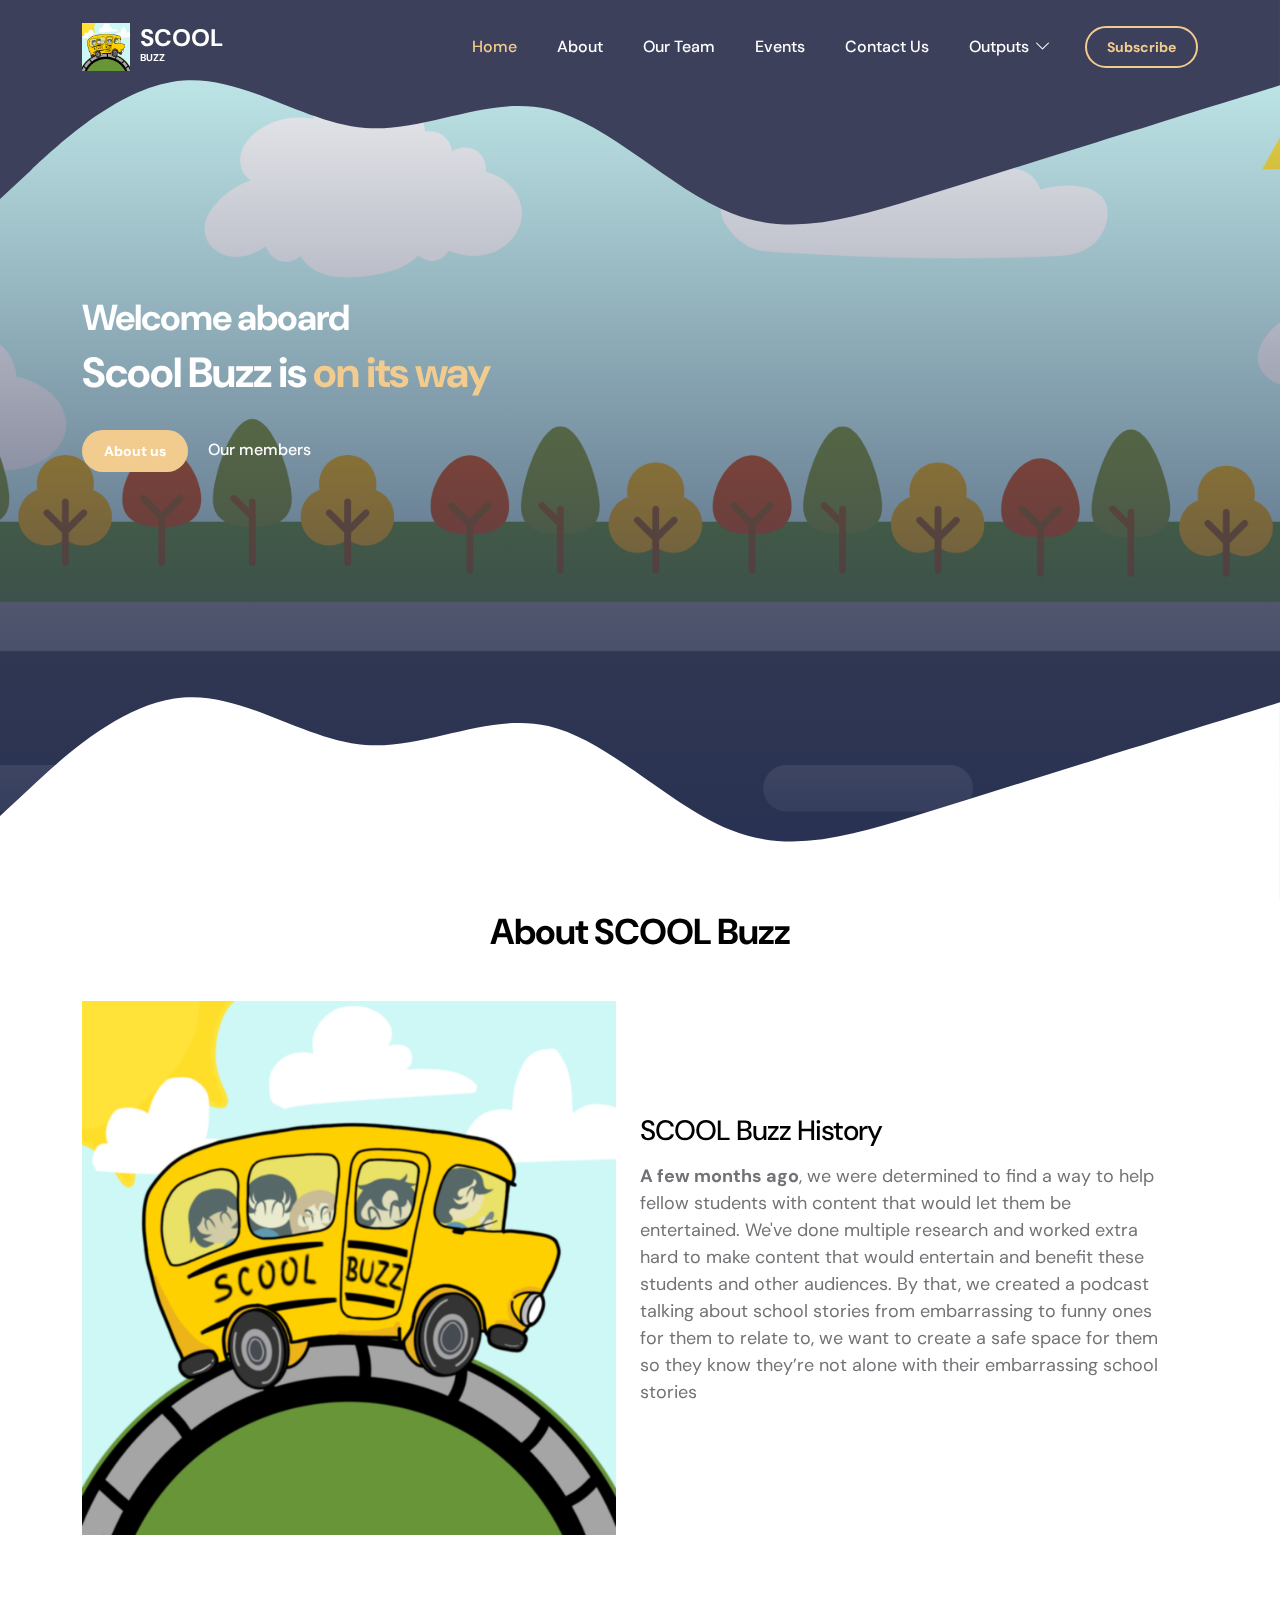
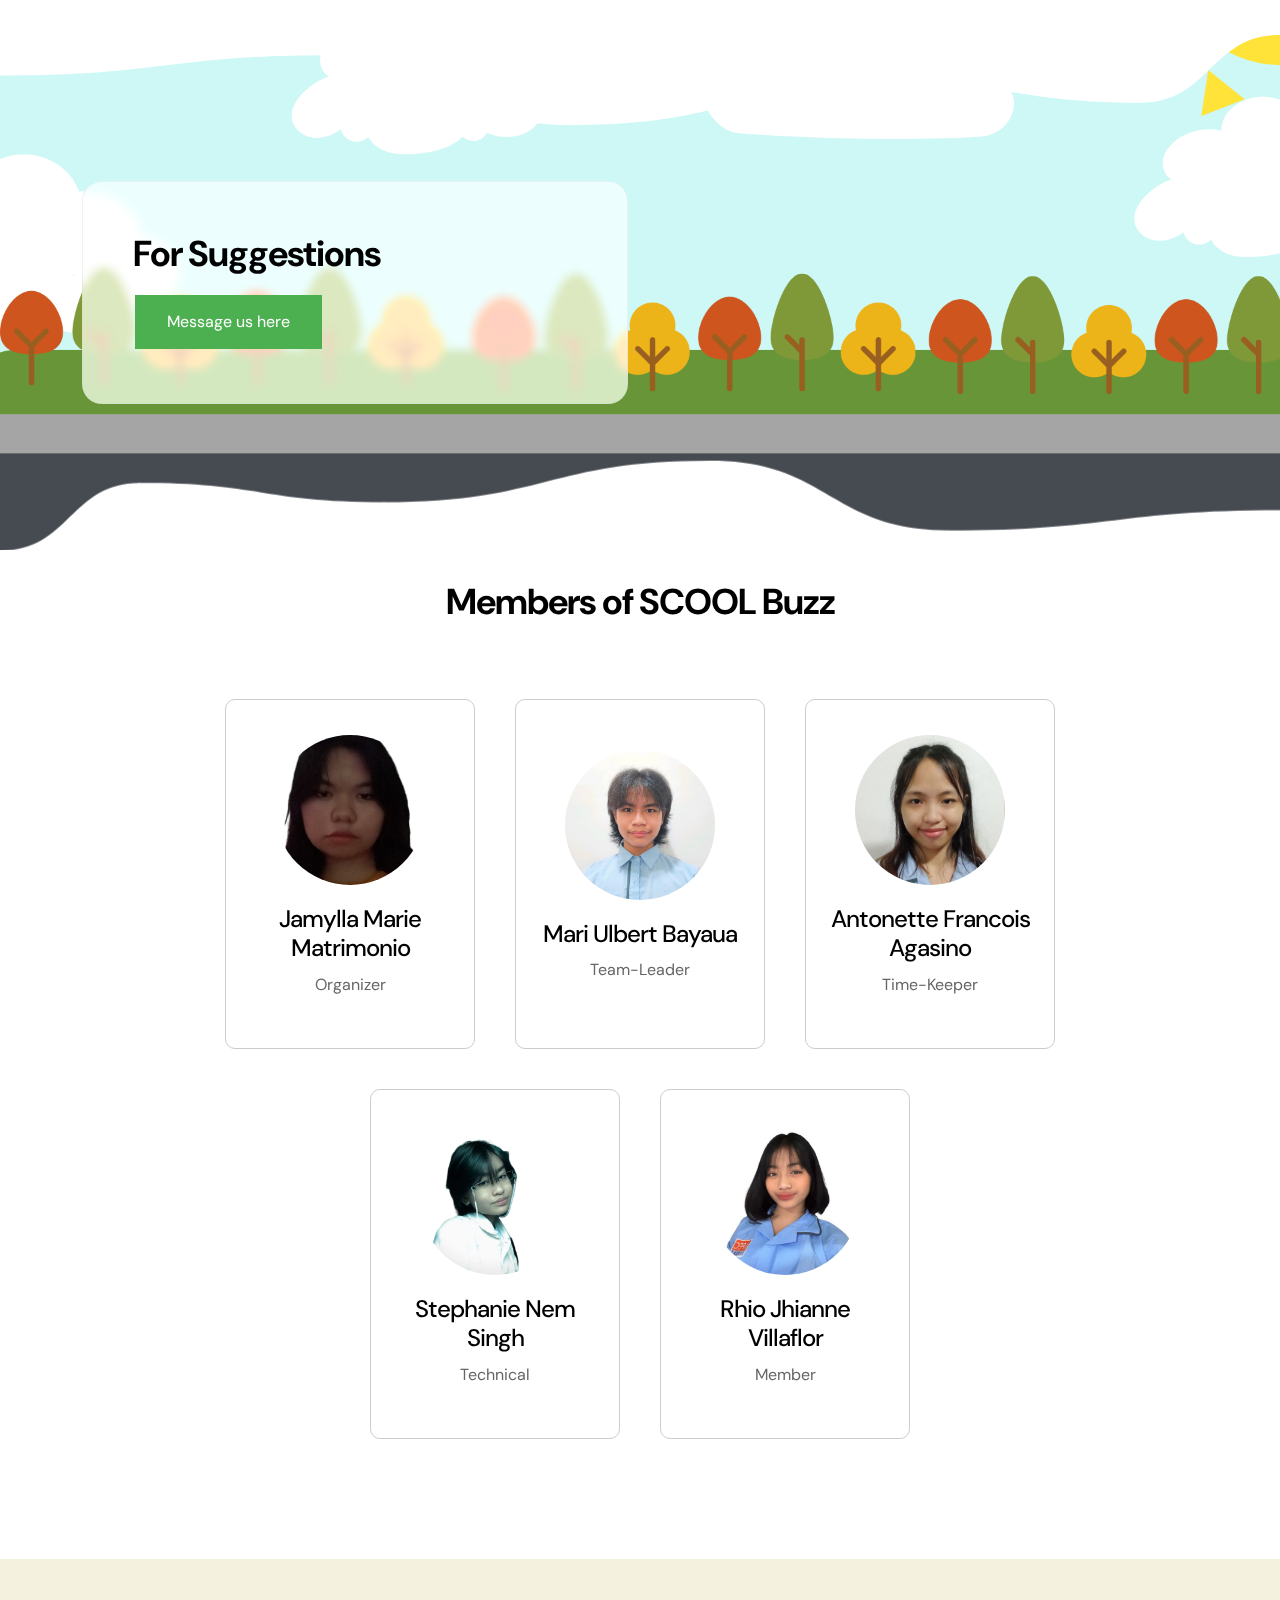
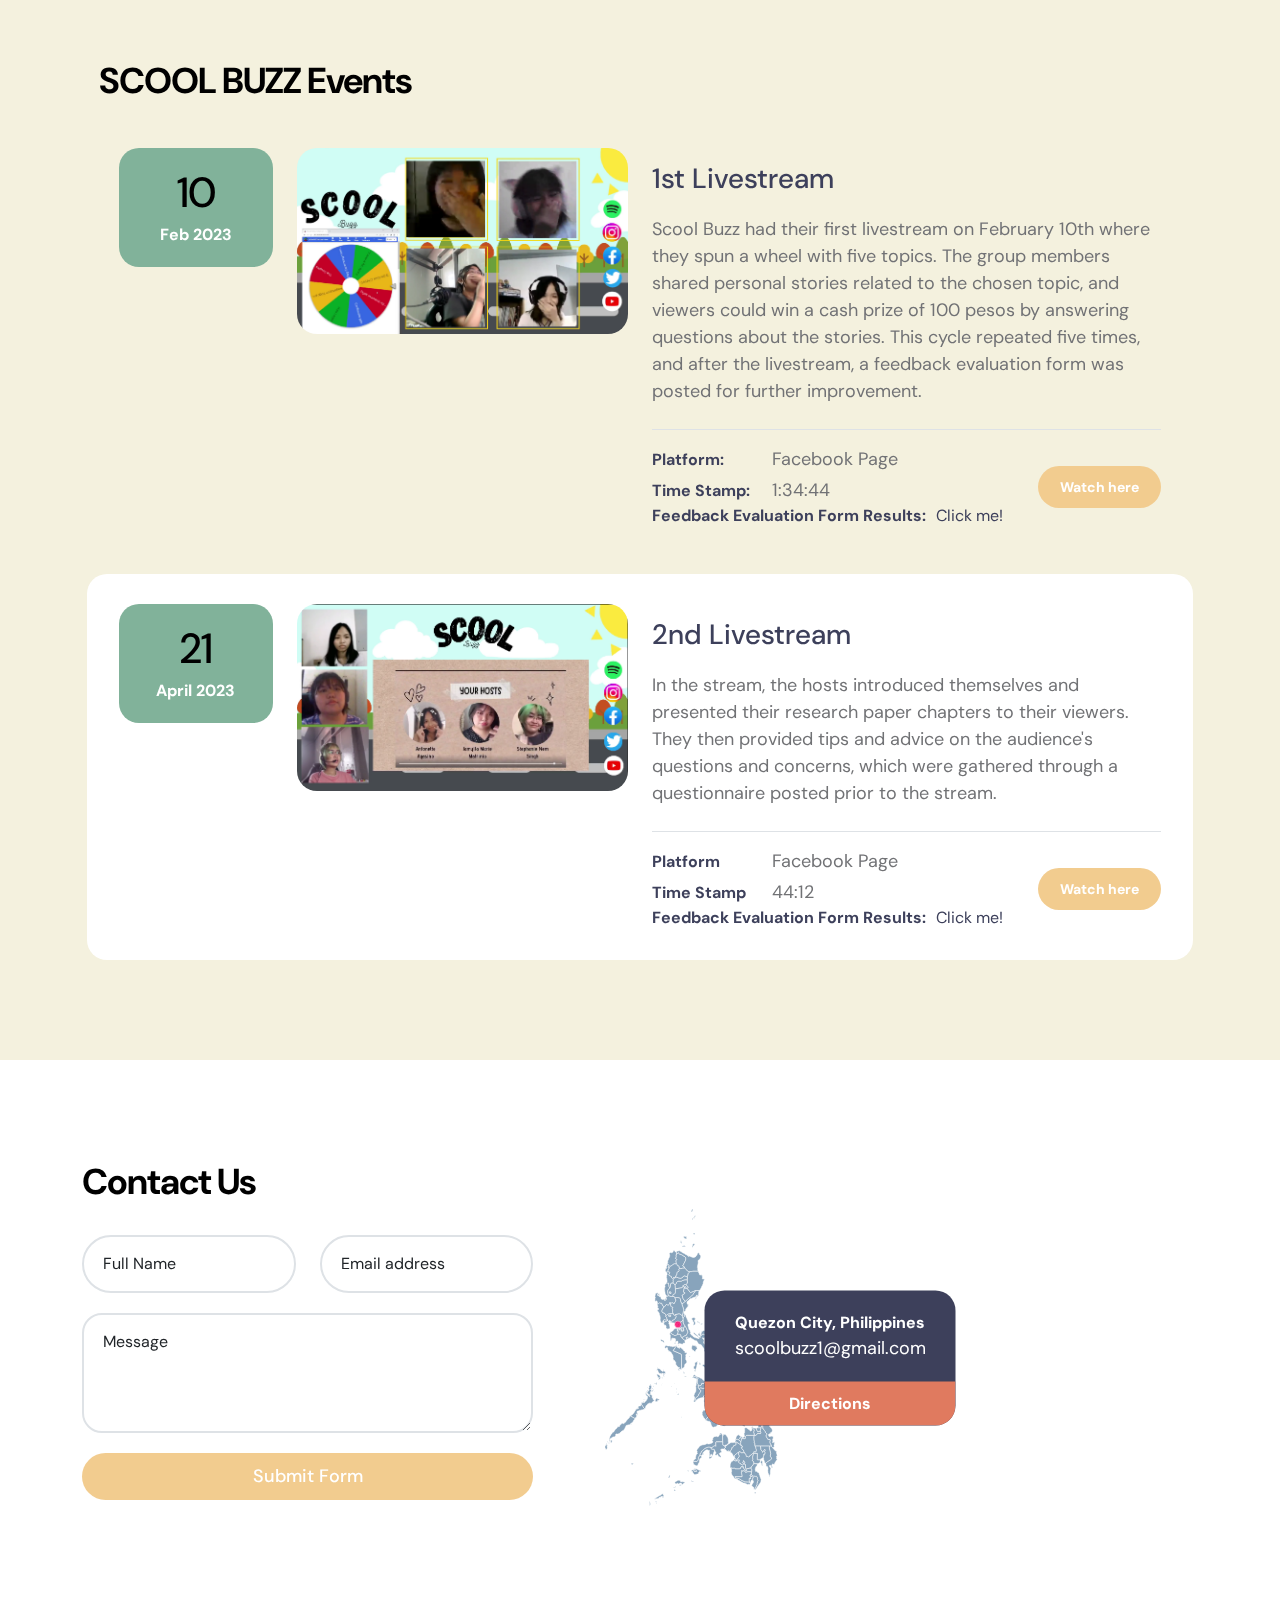
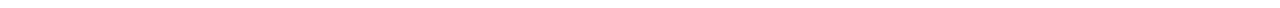
<file: index.html>
<!doctype html>
<html lang="en">
    <head>
        <meta charset="utf-8">
        <meta name="viewport" content="width=device-width, initial-scale=1">

        <meta name="description" content="">
        <meta name="author" content="">

        <title>GROUP 1 - SCOOL BUZZ</title>

        <!-- CSS FILES -->                
        <link rel="preconnect" href="https://fonts.googleapis.com">

        <link rel="preconnect" href="https://fonts.gstatic.com" crossorigin>

        <link href="https://fonts.googleapis.com/css2?family=DM+Sans:ital,wght@0,400;0,500;0,700;1,400&display=swap" rel="stylesheet">

        <link href="css/bootstrap.min.css" rel="stylesheet">

        <link href="css/bootstrap-icons.css" rel="stylesheet">

        <link href="css/Style.css" rel="stylesheet">
        
    </head>
    
    <body>

        <main>

            <nav class="navbar navbar-expand-lg">                
                <div class="container">
                    <a class="navbar-brand d-flex align-items-center" href="index.html">
                        <img src="images/logo.png" class="navbar-brand-image img-fluid" alt="">
                        <span class="navbar-brand-text">
                            SCOOL
                            <small>Buzz</small>
                        </span>
                    </a>

                    <button class="navbar-toggler" type="button" data-bs-toggle="collapse" data-bs-target="#navbarNav" aria-controls="navbarNav" aria-expanded="false" aria-label="Toggle navigation">
                        <span class="navbar-toggler-icon"></span>
                    </button>
    
                    <div class="collapse navbar-collapse" id="navbarNav">
                        <ul class="navbar-nav ms-lg-auto">
                            <li class="nav-item">
                                <a class="nav-link click-scroll" href="#section_1">Home</a>
                            </li>
    
                            <li class="nav-item">
                                <a class="nav-link click-scroll" href="#section_2">About</a>
                            </li>

                            <li class="nav-item">
                                <a class="nav-link click-scroll" href="#section_3">Our Team</a>
                            </li>

                            <li class="nav-item">
                                <a class="nav-link click-scroll" href="#section_4">Events</a>
                            </li>

                            <li class="nav-item">
                                <a class="nav-link click-scroll" href="#section_5">Contact Us</a>
                            </li>

                            <li class="nav-item dropdown">
                                <a class="nav-link dropdown-toggle" href="#" id="navbarLightDropdownMenuLink" role="button" data-bs-toggle="dropdown" aria-expanded="false">Outputs</a>
                                <ul class="dropdown-menu dropdown-menu-light" aria-labelledby="navbarLightDropdownMenuLink">
                                  <li><a class="dropdown-item" href="1ST.html">1st quarter</a></li>
                                  <li><a class="dropdown-item" href="2ND.html">2nd quarter</a></li>
                                  <li><a class="dropdown-item" href="3RD.html">3rd quarter</a></li>
                                  <li><a class="dropdown-item" href="4TH.html">4th quarter</a></li>                                    
                                  </li>
                                </ul>
                              </li>
                              
                        </ul>

                        <div class="d-none d-lg-block ms-lg-3">
                            <a class="btn custom-btn custom-border-btn" href="https://www.youtube.com/@scoolbuzz">Subscribe</a>
                        </div>
                    </div>
                </div>
            </nav>

            <div class="offcanvas offcanvas-end" data-bs-scroll="true" tabindex="-1" id="offcanvasExample" aria-labelledby="offcanvasExampleLabel">                
                <div class="offcanvas-header">
                    <h5 class="offcanvas-title" id="offcanvasExampleLabel">Member Login</h5>
                    
                    <button type="button" class="btn-close" data-bs-dismiss="offcanvas" aria-label="Close"></button>
                </div>
                
                <div class="offcanvas-body d-flex flex-column">
                    <div class="mt-auto mb-5">
                    </div>
                </div>

                <svg xmlns="http://www.w3.org/2000/svg" viewBox="0 0 1440 320"><path fill="#3D405B" fill-opacity="1" d="M0,224L34.3,192C68.6,160,137,96,206,90.7C274.3,85,343,139,411,144C480,149,549,107,617,122.7C685.7,139,754,213,823,240C891.4,267,960,245,1029,224C1097.1,203,1166,181,1234,160C1302.9,139,1371,117,1406,106.7L1440,96L1440,320L1405.7,320C1371.4,320,1303,320,1234,320C1165.7,320,1097,320,1029,320C960,320,891,320,823,320C754.3,320,686,320,617,320C548.6,320,480,320,411,320C342.9,320,274,320,206,320C137.1,320,69,320,34,320L0,320Z"></path></svg>
            </div>
            

            <section class="hero-section d-flex justify-content-center align-items-center" id="section_1">

                <div class="section-overlay"></div>

                <svg xmlns="http://www.w3.org/2000/svg" viewBox="0 0 1440 320"><path fill="#3D405B" fill-opacity="1" d="M0,224L34.3,192C68.6,160,137,96,206,90.7C274.3,85,343,139,411,144C480,149,549,107,617,122.7C685.7,139,754,213,823,240C891.4,267,960,245,1029,224C1097.1,203,1166,181,1234,160C1302.9,139,1371,117,1406,106.7L1440,96L1440,0L1405.7,0C1371.4,0,1303,0,1234,0C1165.7,0,1097,0,1029,0C960,0,891,0,823,0C754.3,0,686,0,617,0C548.6,0,480,0,411,0C342.9,0,274,0,206,0C137.1,0,69,0,34,0L0,0Z"></path></svg>

                <div class="container">
                    <div class="row">

                        <div class="col-lg-6 col-12 mb-5 mb-lg-0">
                            <h2 class="text-white">Welcome aboard</h2>

                            <h1 class="cd-headline rotate-1 text-white mb-4 pb-2">
                                <span>Scool Buzz is</span>
                                <span class="cd-words-wrapper">
                                    <b class="is-visible">on its way</b>
                                    <b>now streaming</b>
                                </span>
                            </h1>

                            <div class="custom-btn-group">
                                <a href="#section_2" class="btn custom-btn smoothscroll me-3">About us</a>

                                <a href="#section_3" class="link smoothscroll">Our members</a>
                            </div>
                        </div>

                        <div class="col-lg-6 col-12">
                            <div class="ratio ratio-16x9">
                                <iframe width="560" height="315" src="https://www.youtube.com/embed/xNpSOQO2hMk" title="YouTube video player" frameborder="0" allow="accelerometer; autoplay; clipboard-write; encrypted-media; gyroscope; picture-in-picture; web-share" allowfullscreen></iframe>
                            </div>
                        </div>

                    </div>
                </div>

                <svg xmlns="http://www.w3.org/2000/svg" viewBox="0 0 1440 320"><path fill="#ffffff" fill-opacity="1" d="M0,224L34.3,192C68.6,160,137,96,206,90.7C274.3,85,343,139,411,144C480,149,549,107,617,122.7C685.7,139,754,213,823,240C891.4,267,960,245,1029,224C1097.1,203,1166,181,1234,160C1302.9,139,1371,117,1406,106.7L1440,96L1440,320L1405.7,320C1371.4,320,1303,320,1234,320C1165.7,320,1097,320,1029,320C960,320,891,320,823,320C754.3,320,686,320,617,320C548.6,320,480,320,411,320C342.9,320,274,320,206,320C137.1,320,69,320,34,320L0,320Z"></path></svg>
            </section>


            <section class="about-section section-padding" id="section_2">
                <div class="container">
                    <div class="row">

                        <div class="col-lg-12 col-12 text-center">
                            <h2 class="mb-lg-5 mb-4">About SCOOL Buzz</h2>
                        </div>
                        <div class="row align-items-center">
                            <div class="col-lg-6 col-md-6 col-sm-12 mb-4 mb-md-0">
                              <img src="images/logo.png" class="member-block-image img-fluid" alt="">
                            </div>
                            <div class="col-lg-6 col-md-6 col-sm-12">
                              <h3 class="mb-3">SCOOL Buzz History</h3>
                              <p><strong>A few months ago</strong>, we were determined to find a way to help fellow students with content that would let them be entertained. 
                              We've done multiple research and worked extra hard to make content that would entertain and benefit these students and other audiences. 
                              By that, we created a podcast talking about school stories from embarrassing to funny ones for them to relate to, we want to create a safe space for them so they know they’re not alone with their embarrassing school stories</p>
                            </div>
                          </div>
                       
                        </div>

                    </div>
                </div>
            </section>


            <section class="section-bg-image">
                <svg viewBox="0 0 1265 144" xmlns="http://www.w3.org/2000/svg" xmlns:xlink="http://www.w3.org/1999/xlink"><path fill="rgba(255, 255, 255, 1)" d="M 0 40 C 164 40 164 20 328 20 L 328 20 L 328 0 L 0 0 Z" stroke-width="0"></path> <path fill="rgba(255, 255, 255, 1)" d="M 327 20 C 445.5 20 445.5 89 564 89 L 564 89 L 564 0 L 327 0 Z" stroke-width="0"></path> <path fill="rgba(255, 255, 255, 1)" d="M 563 89 C 724.5 89 724.5 48 886 48 L 886 48 L 886 0 L 563 0 Z" stroke-width="0"></path><path fill="rgba(255, 255, 255, 1)" d="M 885 48 C 1006.5 48 1006.5 67 1128 67 L 1128 67 L 1128 0 L 885 0 Z" stroke-width="0"></path><path fill="rgba(255, 255, 255, 1)" d="M 1127 67 C 1196 67 1196 0 1265 0 L 1265 0 L 1265 0 L 1127 0 Z" stroke-width="0"></path></svg>

                <div class="container">
                    <div class="row">

                        <div class="col-lg-6 col-12">
                            <div class="section-bg-image-block">

                                <h2 class="mb-lg-3">For Suggestions</h2>

                                <a href="https://www.messenger.com/t/100089097463746">
                                    <button class="button">Message us here</button>
                                </a>
                            </div>
                        </div>

                    </div>
                </div>

                <svg viewBox="0 0 1265 144" xmlns="http://www.w3.org/2000/svg" xmlns:xlink="http://www.w3.org/1999/xlink"><path fill="rgba(255, 255, 255, 1)" d="M 0 40 C 164 40 164 20 328 20 L 328 20 L 328 0 L 0 0 Z" stroke-width="0"></path> <path fill="rgba(255, 255, 255, 1)" d="M 327 20 C 445.5 20 445.5 89 564 89 L 564 89 L 564 0 L 327 0 Z" stroke-width="0"></path> <path fill="rgba(255, 255, 255, 1)" d="M 563 89 C 724.5 89 724.5 48 886 48 L 886 48 L 886 0 L 563 0 Z" stroke-width="0"></path><path fill="rgba(255, 255, 255, 1)" d="M 885 48 C 1006.5 48 1006.5 67 1128 67 L 1128 67 L 1128 0 L 885 0 Z" stroke-width="0"></path><path fill="rgba(255, 255, 255, 1)" d="M 1127 67 C 1196 67 1196 0 1265 0 L 1265 0 L 1265 0 L 1127 0 Z" stroke-width="0"></path></svg>
            </section>


            <section class="membership-section section-padding" id="section_3">
                <div class="container">
                    <div class="row">

                        <div class="col-lg-12 col-12 text-center mx-auto mb-lg-5 mb-4">
                            <h2><span>Members</span> of SCOOL Buzz</h2> 
                        </div>
                       
   <div class="team-members">
    <div class="team-member">
      <img src="images/members/Jam.png" alt="Member 2">
      <h3>Jamylla Marie Matrimonio</h3>
      <p>Organizer</p>
    </div>
    <div class="team-member">
        <img src="images/members/Maru.png" alt="Member 1">
        <h3>Mari Ulbert Bayaua</h3>
        <p>Team-Leader</p>
      </div>
    <div class="team-member">
      <img src="images/members/Nette.png" alt="Member 3">
      <h3>Antonette Francois Agasino</h3>
      <p>Time-Keeper</p>
    </div>
    <div class="team-member">
      <img src="images/members/Steph.png" alt="Member 4">
      <h3>Stephanie Nem Singh</h3>
      <p>Technical</p>
    </div>
    <div class="team-member">
      <img src="images/members/Rhio.png" alt="Member 5">
      <h3>Rhio Jhianne Villaflor</h3>
      <p>Member</p>
    </div>
  </div>
            </section>


            <section class="events-section section-bg section-padding" id="section_4">
                <div class="container">
                    <div class="row">

                        <div class="col-lg-12 col-12">
                            <h2 class="mb-lg-3">SCOOL BUZZ Events</h2>
                        </div>

                        <div class="row custom-block mb-3">
                            <div class="col-lg-2 col-md-4 col-12 order-2 order-md-0 order-lg-0">
                                <div class="custom-block-date-wrap d-flex d-lg-block d-md-block align-items-center mt-3 mt-lg-0 mt-md-0">
                                    <h6 class="custom-block-date mb-lg-1 mb-0 me-3 me-lg-0 me-md-0">10</h6>
                                    
                                    <strong class="text-white">Feb 2023</strong>
                                </div>
                            </div>

                            <div class="col-lg-4 col-md-8 col-12 order-1 order-lg-0">
                                <div class="custom-block-image-wrap">
                                    <a href="https://fb.watch/klrXFfXmA2/">
                                        <img src="images/firststream.png" class="custom-block-image img-fluid" alt="">

                                        <i class="custom-block-icon bi-link"></i>
                                    </a>
                                </div>
                            </div>

                            <div class="col-lg-6 col-12 order-3 order-lg-0">
                                <div class="custom-block-info mt-2 mt-lg-0">
                                    <a href="https://fb.watch/klrXFfXmA2/" class="events-title mb-3">1st Livestream</a>

                                    <p class="mb-0">Scool Buzz had their first livestream on February 10th where they spun a wheel with five topics. The group members shared personal stories related to the chosen topic, and viewers could win a cash prize of 100 pesos by answering questions about the stories. This cycle repeated five times, and after the livestream, a feedback evaluation form was posted for further improvement.</p>

                                    <div class="d-flex flex-wrap border-top mt-4 pt-3">

                                        <div class="mb-4 mb-lg-0">
                                            <div class="d-flex flex-wrap align-items-center mb-1">
                                                <span class="custom-block-span">Platform:</span>

                                                <p class="mb-0">Facebook Page</p>
                                            </div>

                                            <div class="d-flex flex-wrap align-items-center">
                                                <span class="custom-block-span">Time Stamp:</span>

                                                <p class="mb-0">1:34:44</p>
                                            </div>
                                            <div class="d-flex flex-wrap align-items-center">
                                                <span class="custom-block-span">Feedback Evaluation Form Results:</span>
                                                    
                                                <a href="https://docs.google.com/presentation/d/1oXOelZK-uYcu0NWsTEO9yq1hpGDM5DFVlmfR1NcFpdc/edit?usp=sharing" class="mb-0">Click me!</a>
                                            </div>
                                        </div>

                                        <div class="d-flex align-items-center ms-lg-auto">
                                            <a href="https://fb.watch/klrXFfXmA2/" class="btn custom-btn">Watch here</a>
                                        </div>
                                    </div>
                                </div>
                            </div>
                        </div>

                        <div class="row custom-block custom-block-bg">
                            <div class="col-lg-2 col-md-4 col-12 order-2 order-md-0 order-lg-0">
                                <div class="custom-block-date-wrap d-flex d-lg-block d-md-block align-items-center mt-3 mt-lg-0 mt-md-0">
                                    <h6 class="custom-block-date mb-lg-1 mb-0 me-3 me-lg-0 me-md-0">21</h6>
                                    
                                    <strong class="text-white">April 2023</strong>
                                </div>
                            </div>

                            <div class="col-lg-4 col-md-8 col-12 order-1 order-lg-0">
                                <div class="custom-block-image-wrap">
                                    <a href="https://fb.watch/klt3Xo48eI/">
                                        <img src="images/2ndstream.png" class="custom-block-image img-fluid" alt="">

                                        <i class="custom-block-icon bi-link"></i>
                                    </a>
                                </div>
                            </div>

                            <div class="col-lg-6 col-12 order-3 order-lg-0">
                                <div class="custom-block-info mt-2 mt-lg-0">
                                    <a href="https://fb.watch/klt3Xo48eI/" class="events-title mb-3">2nd Livestream</a>

                                    <p class="mb-0">In the stream, the hosts introduced themselves and presented their research paper chapters to their viewers. They then provided tips and advice on the audience's questions and concerns, which were gathered through a questionnaire posted prior to the stream.</p>

                                    <div class="d-flex flex-wrap border-top mt-4 pt-3">

                                        <div class="mb-4 mb-lg-0">
                                            <div class="d-flex flex-wrap align-items-center mb-1">
                                                <span class="custom-block-span">Platform</span>

                                                <p class="mb-0">Facebook Page</p>
                                            </div>

                                            <div class="d-flex flex-wrap align-items-center">
                                                <span class="custom-block-span">Time Stamp</span>

                                                <p class="mb-0">44:12</p>
                                            </div>
                                            <div class="d-flex flex-wrap align-items-center">
                                                <span class="custom-block-span">Feedback Evaluation Form Results:</span>
                                                
                                                <a href="https://docs.google.com/presentation/d/1GZraI47pQddwsDF-3xhBBoNtUkVfBWVKKG7VfveRSe8/edit?usp=sharing" class="mb-0">Click me!</a>
                                            </div>
                                            
                                        </div>

                                        <div class="d-flex align-items-center ms-lg-auto">
                                            <a href="https://fb.watch/klt3Xo48eI/" class="btn custom-btn">Watch here</a>
                                        </div>
                                    </div>
                                </div>
                            </div>
                        </div>

                    </div>
                </div>
            </section>


            <section class="contact-section section-padding" id="section_5">
                <div class="container">
                    <div class="row">

                        <div class="col-lg-5 col-12">
                            <form action="#" method="post" class="custom-form contact-form" role="form">
                                <h2 class="mb-4 pb-2">Contact Us</h2>

                                <div class="row">
                                    <div class="col-lg-6 col-md-6 col-12">
                                        <div class="form-floating">
                                            <input type="text" name="full-name" id="full-name" class="form-control" placeholder="Full Name" required="">
                                            
                                            <label for="floatingInput">Full Name</label>
                                        </div>
                                    </div>

                                    <div class="col-lg-6 col-md-6 col-12"> 
                                        <div class="form-floating">
                                            <input type="email" name="email" id="email" pattern="[^ @]*@[^ @]*" class="form-control" placeholder="Email address" required="">
                                            
                                            <label for="floatingInput">Email address</label>
                                        </div>
                                    </div>

                                    <div class="col-lg-12 col-12">
                                        <div class="form-floating">
                                            <textarea class="form-control" id="message" name="message" placeholder="Describe message here"></textarea>
                                            
                                            <label for="floatingTextarea">Message</label>
                                        </div>

                                        <button type="submit" class="form-control">Submit Form</button>
                                    </div>
                                </div>
                            </form>
                        </div>

                        <div class="col-lg-6 col-12">
                            <div class="contact-info mt-5">
                                <div class="contact-info-item">
                                    <div class="contact-info-body">
                                        <strong>Quezon City, Philippines</strong>


                                        <p class="mb-0">
                                            <a href="mailto:scoolbuzz1@gmail.com" class="contact-link">
                                                scoolbuzz1@gmail.com
                                            </a>
                                        </p>
                                    </div>

                                    <div class="contact-info-footer">
                                        <a href="https://www.google.com/maps/place/APEC+Schools+-+V.Luna/@14.6375127,121.0474813,17z/data=!4m14!1m7!3m6!1s0x3397b7a6af9806c7:0x28de05e9c5f5c5b9!2sAPEC+Schools+-+V.Luna!8m2!3d14.6375075!4d121.0500562!16s%2Fg%2F1q2w3hcvm!3m5!1s0x3397b7a6af9806c7:0x28de05e9c5f5c5b9!8m2!3d14.6375075!4d121.0500562!16s%2Fg%2F1q2w3hcvm">Directions</a>
                                    </div>
                                </div>

                                <img src="images/country.svg" class="img-fluid" alt="">
                            </div>
                        </div>

                    </div>
                </div>
            </section>
        </main>
        <!-- JAVASCRIPT FILES -->
        <script src="js/jquery.min.js"></script>
        <script src="js/bootstrap.bundle.min.js"></script>
        <script src="js/jquery.sticky.js"></script>
        <script src="js/click-scroll.js"></script>
        <script src="js/animated-headline.js"></script>
        <script src="js/modernizr.js"></script>
        <script src="js/custom.js"></script>

    </body>
</html>
</file>
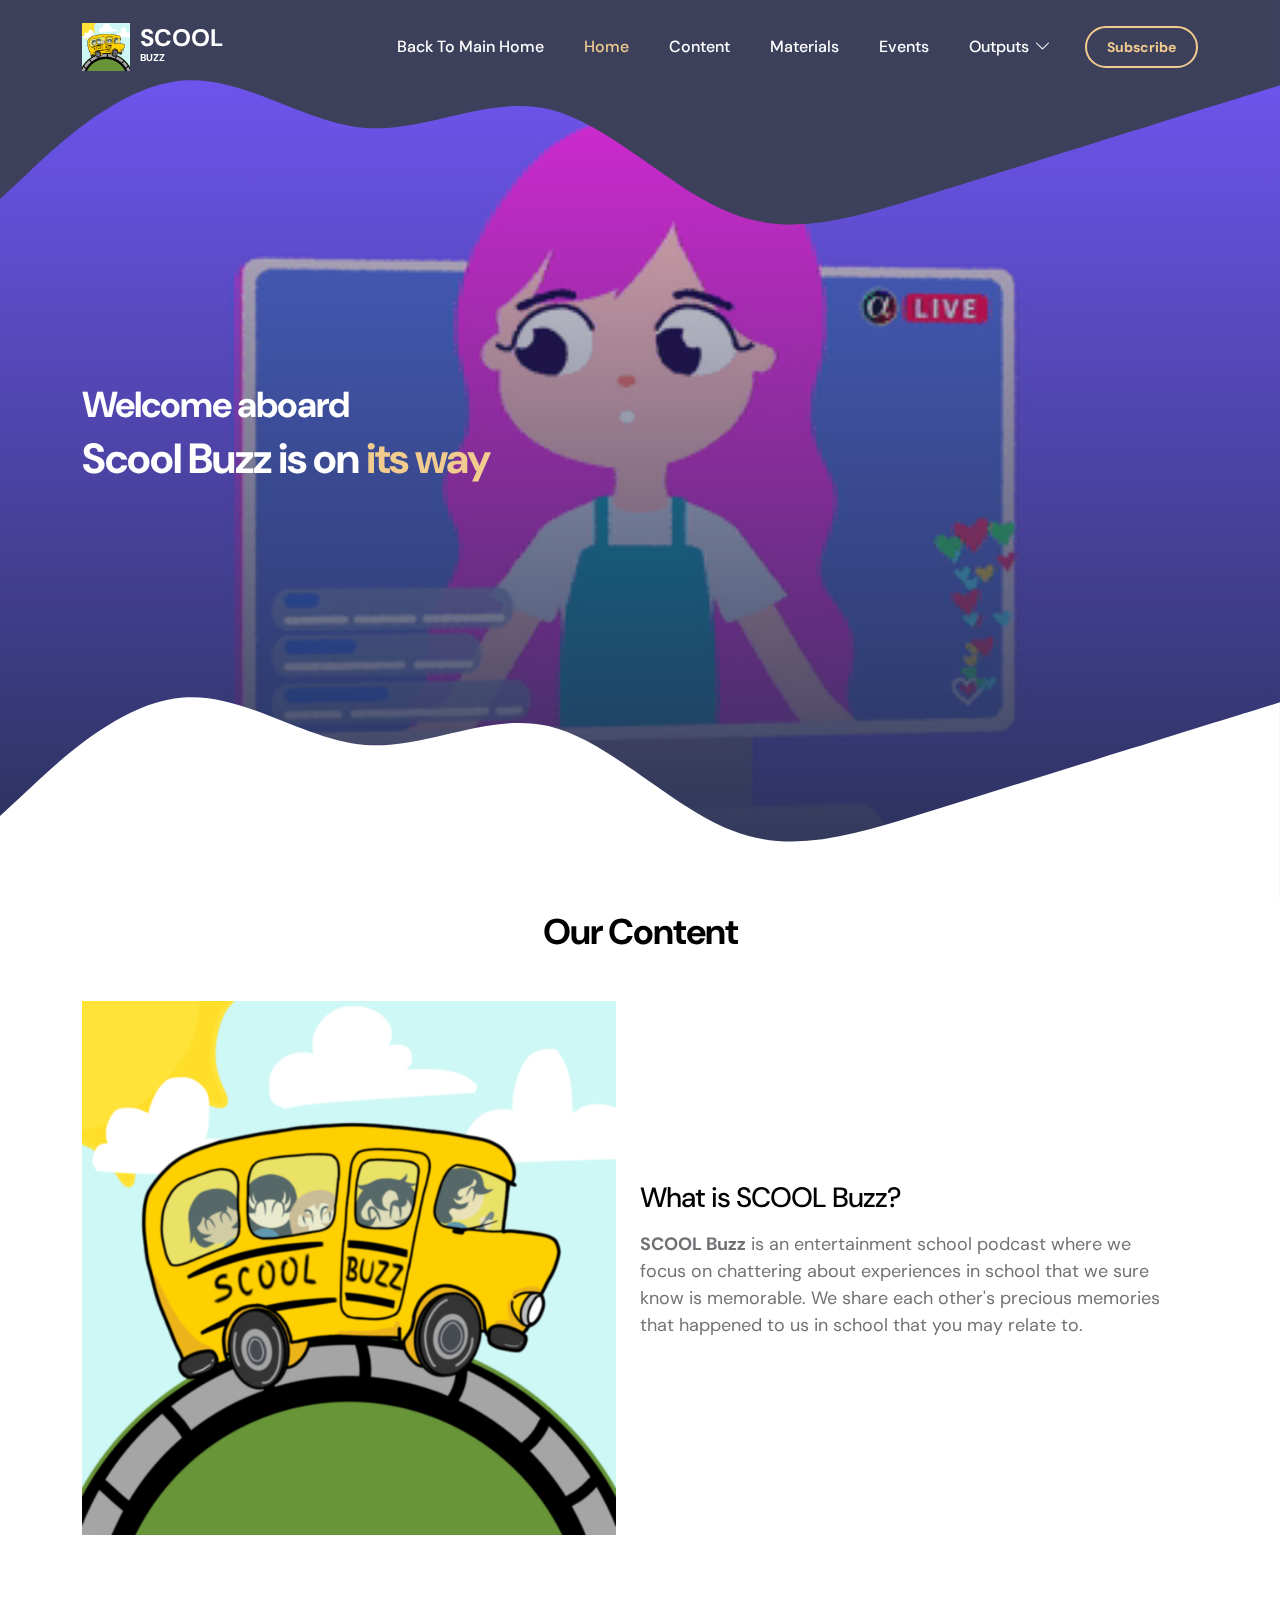
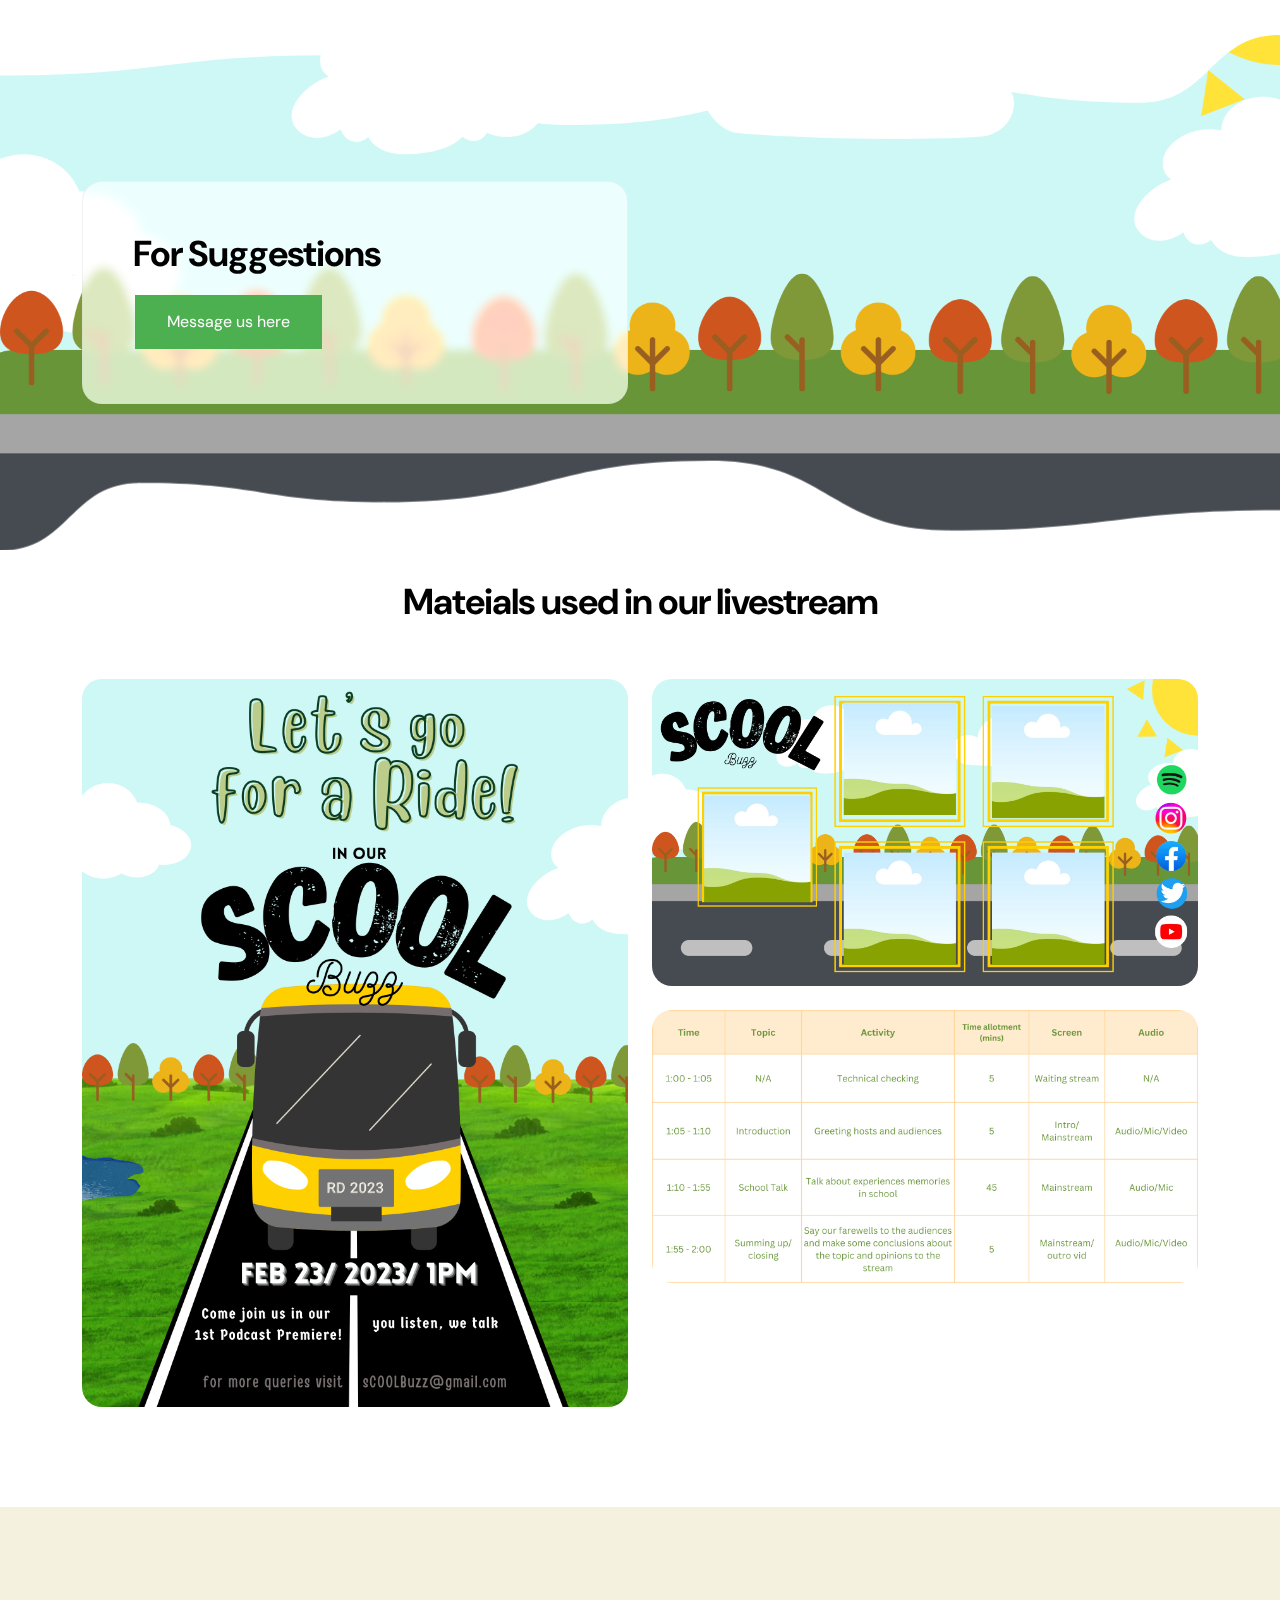
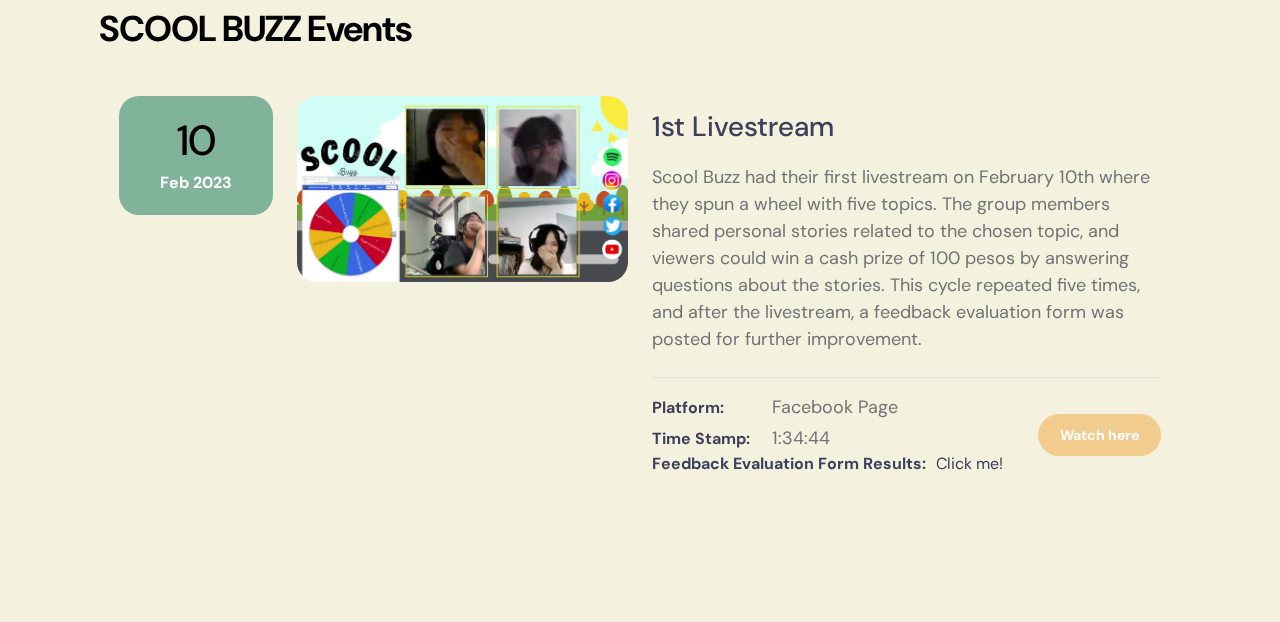
<file: 2ND.html>
<!doctype html>
<html lang="en">
    <head>
        <meta charset="utf-8">
        <meta name="viewport" content="width=device-width, initial-scale=1">

        <meta name="description" content="">
        <meta name="author" content="">

        <title>GROUP 1 - SCOOL BUZZ</title>

        <!-- CSS FILES -->                
        <link rel="preconnect" href="https://fonts.googleapis.com">

        <link rel="preconnect" href="https://fonts.gstatic.com" crossorigin>

        <link href="https://fonts.googleapis.com/css2?family=DM+Sans:ital,wght@0,400;0,500;0,700;1,400&display=swap" rel="stylesheet">

        <link href="css/bootstrap.min.css" rel="stylesheet">

        <link href="css/bootstrap-icons.css" rel="stylesheet">

        <link href="css/2ND.css" rel="stylesheet">
        
    </head>
    
    <body>

        <main>

            <nav class="navbar navbar-expand-lg">                
                <div class="container">
                    <a class="navbar-brand d-flex align-items-center" href="index.html">
                        <img src="images/logo.png" class="navbar-brand-image img-fluid" alt="">
                        <span class="navbar-brand-text">
                            SCOOL
                            <small>Buzz</small>
                        </span>
                    </a>
                    <button class="navbar-toggler" type="button" data-bs-toggle="collapse" data-bs-target="#navbarNav" aria-controls="navbarNav" aria-expanded="false" aria-label="Toggle navigation">
                        <span class="navbar-toggler-icon"></span>
                    </button>
    
                    <div class="collapse navbar-collapse" id="navbarNav">
                        <ul class="navbar-nav ms-lg-auto">
                            <li> <a class="nav-link" href="index.html">Back To Main Home</a></li>

                            <li class="nav-item">
                                <a class="nav-link click-scroll" href="#section_1">Home</a>
                            </li>
    
                            <li class="nav-item">
                                <a class="nav-link click-scroll" href="#section_2">Content</a>
                            </li>

                            <li class="nav-item">
                                <a class="nav-link click-scroll" href="#section_3">Materials</a>
                            </li>

                            <li class="nav-item">
                                <a class="nav-link click-scroll" href="#section_4">Events</a>
                            </li>
                            <li class="nav-item dropdown">
                                <a class="nav-link dropdown-toggle" href="#" id="navbarLightDropdownMenuLink" role="button" data-bs-toggle="dropdown" aria-expanded="false">Outputs</a>
                                <ul class="dropdown-menu dropdown-menu-light" aria-labelledby="navbarLightDropdownMenuLink">
                                  <li><a class="dropdown-item" href="1ST.html">1st quarter</a></li>
                                  <li><a class="dropdown-item" href="2ND.html">2nd quarter</a></li>
                                  <li><a class="dropdown-item" href="3RD.html">3rd quarter</a></li>
                                  <li><a class="dropdown-item" href="4TH.html">4th quarter</a></li>                                    
                                  </li>
                                </ul>
                              </li>
                              
                        </ul>

                        <div class="d-none d-lg-block ms-lg-3">
                            <a class="btn custom-btn custom-border-btn" href="https://www.youtube.com/@scoolbuzz">Subscribe</a>
                        </div>
                    </div>
                </div>
            </nav>

            <div class="offcanvas offcanvas-end" data-bs-scroll="true" tabindex="-1" id="offcanvasExample" aria-labelledby="offcanvasExampleLabel">                
                <div class="offcanvas-header"> 
                    <button type="button" class="btn-close" data-bs-dismiss="offcanvas" aria-label="Close"></button>
                </div>


                <svg xmlns="http://www.w3.org/2000/svg" viewBox="0 0 1440 320"><path fill="#3D405B" fill-opacity="1" d="M0,224L34.3,192C68.6,160,137,96,206,90.7C274.3,85,343,139,411,144C480,149,549,107,617,122.7C685.7,139,754,213,823,240C891.4,267,960,245,1029,224C1097.1,203,1166,181,1234,160C1302.9,139,1371,117,1406,106.7L1440,96L1440,320L1405.7,320C1371.4,320,1303,320,1234,320C1165.7,320,1097,320,1029,320C960,320,891,320,823,320C754.3,320,686,320,617,320C548.6,320,480,320,411,320C342.9,320,274,320,206,320C137.1,320,69,320,34,320L0,320Z"></path></svg>
            </div>
            

            <section class="hero-section d-flex justify-content-center align-items-center" id="section_1">

                <div class="section-overlay"></div>

                <svg xmlns="http://www.w3.org/2000/svg" viewBox="0 0 1440 320"><path fill="#3D405B" fill-opacity="1" d="M0,224L34.3,192C68.6,160,137,96,206,90.7C274.3,85,343,139,411,144C480,149,549,107,617,122.7C685.7,139,754,213,823,240C891.4,267,960,245,1029,224C1097.1,203,1166,181,1234,160C1302.9,139,1371,117,1406,106.7L1440,96L1440,0L1405.7,0C1371.4,0,1303,0,1234,0C1165.7,0,1097,0,1029,0C960,0,891,0,823,0C754.3,0,686,0,617,0C548.6,0,480,0,411,0C342.9,0,274,0,206,0C137.1,0,69,0,34,0L0,0Z"></path></svg>

                <div class="container">
                    <div class="row">

                        <div class="col-lg-6 col-12 mb-5 mb-lg-0">
                            <h2 class="text-white">Welcome aboard</h2>

                            <h1 class="cd-headline rotate-1 text-white mb-4 pb-2">
                                <span>Scool Buzz is on</span>
                                <span class="cd-words-wrapper">
                                    <b class="is-visible">its way</b>
                                    <b>its 2nd stop</b>
                                </span>
                            </h1>
                        </div>
                    </div>
                </div>

                <svg xmlns="http://www.w3.org/2000/svg" viewBox="0 0 1440 320"><path fill="#ffffff" fill-opacity="1" d="M0,224L34.3,192C68.6,160,137,96,206,90.7C274.3,85,343,139,411,144C480,149,549,107,617,122.7C685.7,139,754,213,823,240C891.4,267,960,245,1029,224C1097.1,203,1166,181,1234,160C1302.9,139,1371,117,1406,106.7L1440,96L1440,320L1405.7,320C1371.4,320,1303,320,1234,320C1165.7,320,1097,320,1029,320C960,320,891,320,823,320C754.3,320,686,320,617,320C548.6,320,480,320,411,320C342.9,320,274,320,206,320C137.1,320,69,320,34,320L0,320Z"></path></svg>
            </section>


            <section class="about-section section-padding" id="section_2">
                <div class="container">
                    <div class="row">

                        <div class="col-lg-12 col-12 text-center">
                            <h2 class="mb-lg-5 mb-4">Our Content</h2>
                        </div>
                        <div class="row align-items-center">
                            <div class="col-lg-6 col-md-6 col-sm-12 mb-4 mb-md-0">
                              <img src="images/logo.png" class="member-block-image img-fluid" alt="">
                            </div>
                            <div class="col-lg-6 col-md-6 col-sm-12">
                              <h3 class="mb-3">What is SCOOL Buzz?</h3>
                              <p><strong>SCOOL Buzz</strong> is an entertainment school podcast where we focus on chattering about experiences in school that we sure know is memorable. We share each other's precious memories that happened to us in school that you may relate to.</p>
                            </div>
                          </div>
                       
                        </div>

                    </div>
                </div>
            </section>


            <section class="section-bg-image">
                <svg viewBox="0 0 1265 144" xmlns="http://www.w3.org/2000/svg" xmlns:xlink="http://www.w3.org/1999/xlink"><path fill="rgba(255, 255, 255, 1)" d="M 0 40 C 164 40 164 20 328 20 L 328 20 L 328 0 L 0 0 Z" stroke-width="0"></path> <path fill="rgba(255, 255, 255, 1)" d="M 327 20 C 445.5 20 445.5 89 564 89 L 564 89 L 564 0 L 327 0 Z" stroke-width="0"></path> <path fill="rgba(255, 255, 255, 1)" d="M 563 89 C 724.5 89 724.5 48 886 48 L 886 48 L 886 0 L 563 0 Z" stroke-width="0"></path><path fill="rgba(255, 255, 255, 1)" d="M 885 48 C 1006.5 48 1006.5 67 1128 67 L 1128 67 L 1128 0 L 885 0 Z" stroke-width="0"></path><path fill="rgba(255, 255, 255, 1)" d="M 1127 67 C 1196 67 1196 0 1265 0 L 1265 0 L 1265 0 L 1127 0 Z" stroke-width="0"></path></svg>

                <div class="container">
                    <div class="row">

                        <div class="col-lg-6 col-12">
                            <div class="section-bg-image-block">

                                <h2 class="mb-lg-3">For Suggestions</h2>

                                <a href="https://www.messenger.com/t/100089097463746">
                                    <button class="button">Message us here</button>
                                </a>
                            </div>
                        </div>

                    </div>
                </div>

                <svg viewBox="0 0 1265 144" xmlns="http://www.w3.org/2000/svg" xmlns:xlink="http://www.w3.org/1999/xlink"><path fill="rgba(255, 255, 255, 1)" d="M 0 40 C 164 40 164 20 328 20 L 328 20 L 328 0 L 0 0 Z" stroke-width="0"></path> <path fill="rgba(255, 255, 255, 1)" d="M 327 20 C 445.5 20 445.5 89 564 89 L 564 89 L 564 0 L 327 0 Z" stroke-width="0"></path> <path fill="rgba(255, 255, 255, 1)" d="M 563 89 C 724.5 89 724.5 48 886 48 L 886 48 L 886 0 L 563 0 Z" stroke-width="0"></path><path fill="rgba(255, 255, 255, 1)" d="M 885 48 C 1006.5 48 1006.5 67 1128 67 L 1128 67 L 1128 0 L 885 0 Z" stroke-width="0"></path><path fill="rgba(255, 255, 255, 1)" d="M 1127 67 C 1196 67 1196 0 1265 0 L 1265 0 L 1265 0 L 1127 0 Z" stroke-width="0"></path></svg>
            </section>


            <section class="about-section section-padding" id="section_3">
                <div class="container">
                  <div class="row">
                    <div class="col-lg-12 col-12 text-center mx-auto mb-lg-5 mb-4">
                        <h2><span>Mateials</span> used in our livestream</h2> 
                    </div>
                    <div class="col-lg-6 col-md-6 col-sm-12 mb-4 mb-md-0">
                      <img src="images/Invitation Poster.png" class="member-block-image-wrap img-fluid" alt="">
                    </div>
                    <div class="col-lg-6 col-md-6 col-sm-12">
                      <img src="images/Streaming Lay-out.png" class="member-block-image-wrap img-fluid mb-4" alt="">
                      <img src="images/outline.png" class="member-block-image-wrap img-fluid" alt="">
                    </div>
                  </div>
                </div>
              </section>
              


            <section class="events-section section-bg section-padding" id="section_4">
                <div class="container">
                    <div class="row">

                        <div class="col-lg-12 col-12">
                            <h2 class="mb-lg-3">SCOOL BUZZ Events</h2>
                        </div>

                        <div class="row custom-block mb-3">
                            <div class="col-lg-2 col-md-4 col-12 order-2 order-md-0 order-lg-0">
                                <div class="custom-block-date-wrap d-flex d-lg-block d-md-block align-items-center mt-3 mt-lg-0 mt-md-0">
                                    <h6 class="custom-block-date mb-lg-1 mb-0 me-3 me-lg-0 me-md-0">10</h6>
                                    
                                    <strong class="text-white">Feb 2023</strong>
                                </div>
                            </div>

                            <div class="col-lg-4 col-md-8 col-12 order-1 order-lg-0">
                                <div class="custom-block-image-wrap">
                                    <a href="https://fb.watch/klrXFfXmA2/">
                                        <img src="images/firststream.png" class="custom-block-image img-fluid" alt="">

                                        <i class="custom-block-icon bi-link"></i>
                                    </a>
                                </div>
                            </div>

                            <div class="col-lg-6 col-12 order-3 order-lg-0">
                                <div class="custom-block-info mt-2 mt-lg-0">
                                    <a href="https://fb.watch/klrXFfXmA2/" class="events-title mb-3">1st Livestream</a>

                                    <p class="mb-0">Scool Buzz had their first livestream on February 10th where they spun a wheel with five topics. The group members shared personal stories related to the chosen topic, and viewers could win a cash prize of 100 pesos by answering questions about the stories. This cycle repeated five times, and after the livestream, a feedback evaluation form was posted for further improvement.</p>

                                    <div class="d-flex flex-wrap border-top mt-4 pt-3">

                                        <div class="mb-4 mb-lg-0">
                                            <div class="d-flex flex-wrap align-items-center mb-1">
                                                <span class="custom-block-span">Platform:</span>

                                                <p class="mb-0">Facebook Page</p>
                                            </div>

                                            <div class="d-flex flex-wrap align-items-center">
                                                <span class="custom-block-span">Time Stamp:</span>

                                                <p class="mb-0">1:34:44</p>
                                            </div>
                                            <div class="d-flex flex-wrap align-items-center">
                                                <span class="custom-block-span">Feedback Evaluation Form Results:</span>
                                                    
                                                <a href="https://docs.google.com/presentation/d/1oXOelZK-uYcu0NWsTEO9yq1hpGDM5DFVlmfR1NcFpdc/edit?usp=sharing" class="mb-0">Click me!</a>
                                            </div>
                                        </div>

                                        <div class="d-flex align-items-center ms-lg-auto">
                                            <a href="https://fb.watch/klrXFfXmA2/" class="btn custom-btn">Watch here</a>
                                        </div>
                                    </div>
                                </div>
                            </div>
                        </div>
            </section>
        </main>
        <!-- JAVASCRIPT FILES -->
        <script src="js/jquery.min.js"></script>
        <script src="js/bootstrap.bundle.min.js"></script>
        <script src="js/jquery.sticky.js"></script>
        <script src="js/click-scroll.js"></script>
        <script src="js/animated-headline.js"></script>
        <script src="js/modernizr.js"></script>
        <script src="js/custom.js"></script>

    </body>
</html>
</file>
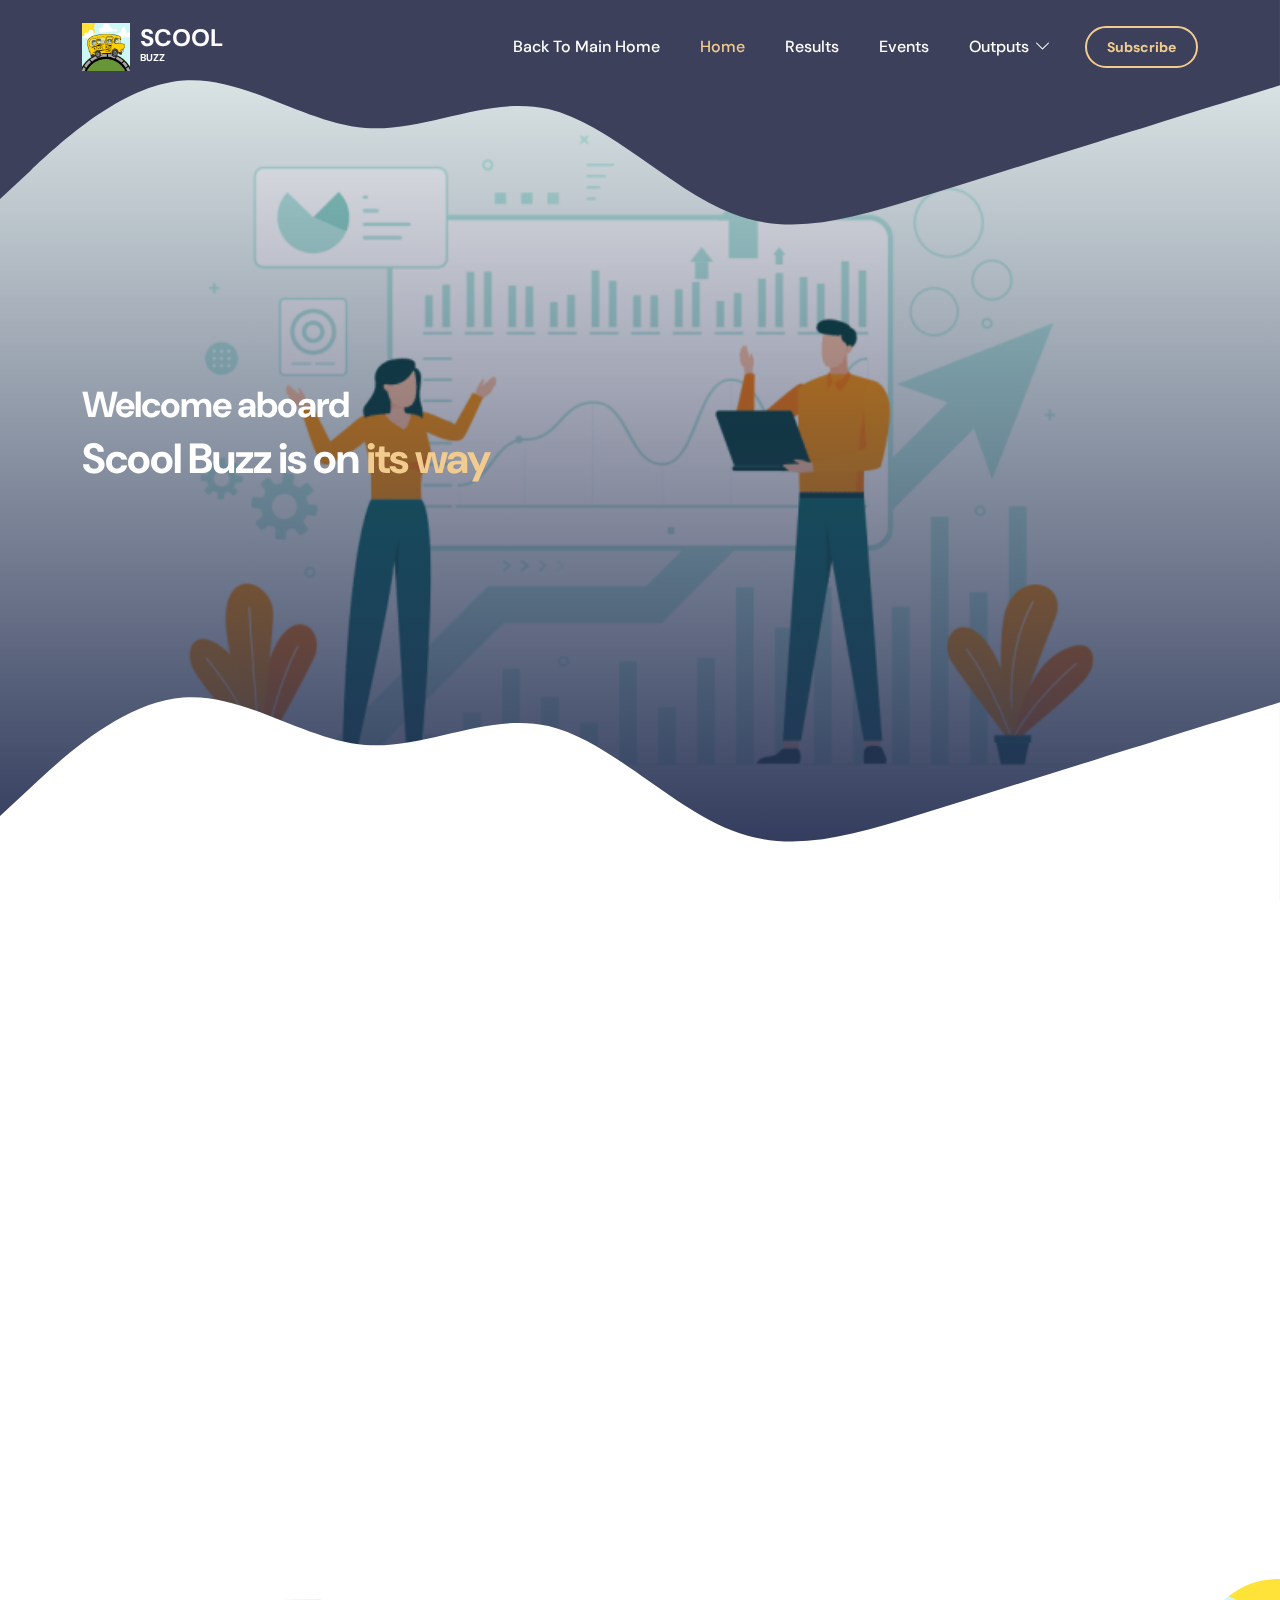
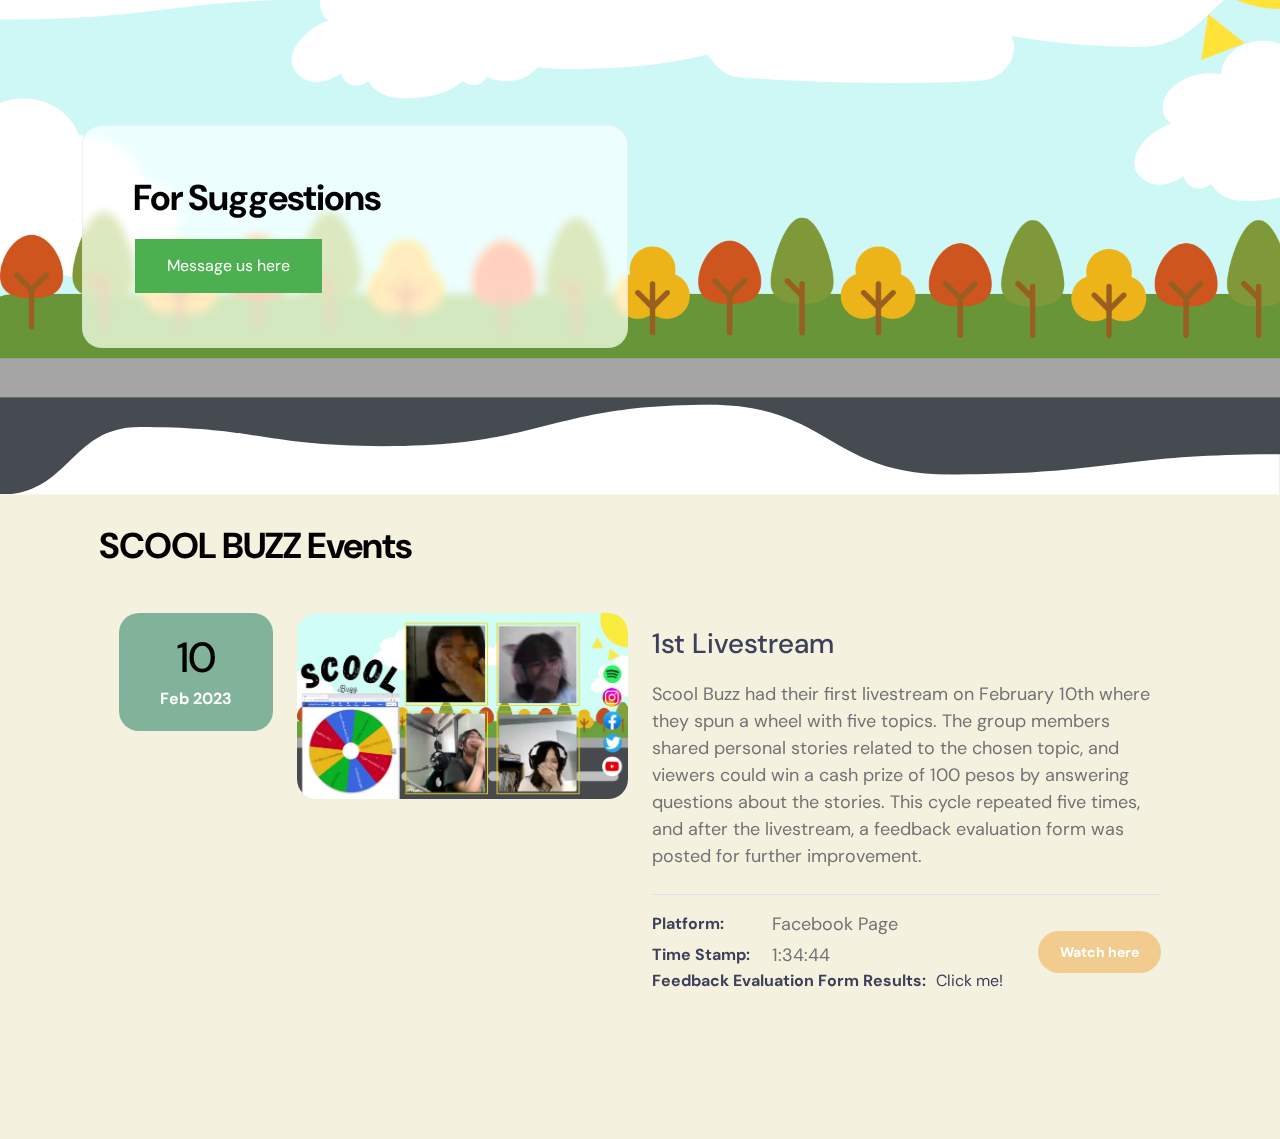
<file: 3RD.html>
<!doctype html>
<html lang="en">
    <head>
        <meta charset="utf-8">
        <meta name="viewport" content="width=device-width, initial-scale=1">

        <meta name="description" content="">
        <meta name="author" content="">

        <title>GROUP 1 - SCOOL BUZZ</title>

        <!-- CSS FILES -->                
        <link rel="preconnect" href="https://fonts.googleapis.com">

        <link rel="preconnect" href="https://fonts.gstatic.com" crossorigin>

        <link href="https://fonts.googleapis.com/css2?family=DM+Sans:ital,wght@0,400;0,500;0,700;1,400&display=swap" rel="stylesheet">

        <link href="css/bootstrap.min.css" rel="stylesheet">

        <link href="css/bootstrap-icons.css" rel="stylesheet">

        <link href="css/3RD.css" rel="stylesheet">
        
    </head>
    
    <body>

        <main>

            <nav class="navbar navbar-expand-lg">                
                <div class="container">
                    <a class="navbar-brand d-flex align-items-center" href="index.html">
                        <img src="images/logo.png" class="navbar-brand-image img-fluid" alt="">
                        <span class="navbar-brand-text">
                            SCOOL
                            <small>Buzz</small>
                        </span>
                    </a>
                    <button class="navbar-toggler" type="button" data-bs-toggle="collapse" data-bs-target="#navbarNav" aria-controls="navbarNav" aria-expanded="false" aria-label="Toggle navigation">
                        <span class="navbar-toggler-icon"></span>
                    </button>
    
                    <div class="collapse navbar-collapse" id="navbarNav">
                        <ul class="navbar-nav ms-lg-auto">
                            <li> <a class="nav-link" href="index.html">Back To Main Home</a></li>

                            <li class="nav-item">
                                <a class="nav-link click-scroll" href="#section_1">Home</a>
                            </li>
    
                            <li class="nav-item">
                                <a class="nav-link click-scroll" href="#section_2">Results</a>
                            </li>
                            <li class="nav-item">
                                <a class="nav-link click-scroll" href="#section_4">Events</a>
                            </li>
                            <li class="nav-item dropdown">
                                <a class="nav-link dropdown-toggle" href="#" id="navbarLightDropdownMenuLink" role="button" data-bs-toggle="dropdown" aria-expanded="false">Outputs</a>
                                <ul class="dropdown-menu dropdown-menu-light" aria-labelledby="navbarLightDropdownMenuLink">
                                  <li><a class="dropdown-item" href="1ST.html">1st quarter</a></li>
                                  <li><a class="dropdown-item" href="2ND.html">2nd quarter</a></li>
                                  <li><a class="dropdown-item" href="3RD.html">3rd quarter</a></li>
                                  <li><a class="dropdown-item" href="4TH.html">4th quarter</a></li>                                    
                                  </li>
                                </ul>
                              </li>
                              
                        </ul>

                        <div class="d-none d-lg-block ms-lg-3">
                            <a class="btn custom-btn custom-border-btn" href="https://www.youtube.com/@scoolbuzz">Subscribe</a>
                        </div>
                    </div>
                </div>
            </nav>

            <div class="offcanvas offcanvas-end" data-bs-scroll="true" tabindex="-1" id="offcanvasExample" aria-labelledby="offcanvasExampleLabel">                
                <div class="offcanvas-header"> 
                    <button type="button" class="btn-close" data-bs-dismiss="offcanvas" aria-label="Close"></button>
                </div>


                <svg xmlns="http://www.w3.org/2000/svg" viewBox="0 0 1440 320"><path fill="#3D405B" fill-opacity="1" d="M0,224L34.3,192C68.6,160,137,96,206,90.7C274.3,85,343,139,411,144C480,149,549,107,617,122.7C685.7,139,754,213,823,240C891.4,267,960,245,1029,224C1097.1,203,1166,181,1234,160C1302.9,139,1371,117,1406,106.7L1440,96L1440,320L1405.7,320C1371.4,320,1303,320,1234,320C1165.7,320,1097,320,1029,320C960,320,891,320,823,320C754.3,320,686,320,617,320C548.6,320,480,320,411,320C342.9,320,274,320,206,320C137.1,320,69,320,34,320L0,320Z"></path></svg>
            </div>
            

            <section class="hero-section d-flex justify-content-center align-items-center" id="section_1">

                <div class="section-overlay"></div>

                <svg xmlns="http://www.w3.org/2000/svg" viewBox="0 0 1440 320"><path fill="#3D405B" fill-opacity="1" d="M0,224L34.3,192C68.6,160,137,96,206,90.7C274.3,85,343,139,411,144C480,149,549,107,617,122.7C685.7,139,754,213,823,240C891.4,267,960,245,1029,224C1097.1,203,1166,181,1234,160C1302.9,139,1371,117,1406,106.7L1440,96L1440,0L1405.7,0C1371.4,0,1303,0,1234,0C1165.7,0,1097,0,1029,0C960,0,891,0,823,0C754.3,0,686,0,617,0C548.6,0,480,0,411,0C342.9,0,274,0,206,0C137.1,0,69,0,34,0L0,0Z"></path></svg>

                <div class="container">
                    <div class="row">

                        <div class="col-lg-6 col-12 mb-5 mb-lg-0">
                            <h2 class="text-white">Welcome aboard</h2>

                            <h1 class="cd-headline rotate-1 text-white mb-4 pb-2">
                                <span>Scool Buzz is on</span>
                                <span class="cd-words-wrapper">
                                    <b class="is-visible">its way</b>
                                    <b>its 3rd stop</b>
                                </span>
                            </h1>
                        </div>
                    </div>
                </div>

                <svg xmlns="http://www.w3.org/2000/svg" viewBox="0 0 1440 320"><path fill="#ffffff" fill-opacity="1" d="M0,224L34.3,192C68.6,160,137,96,206,90.7C274.3,85,343,139,411,144C480,149,549,107,617,122.7C685.7,139,754,213,823,240C891.4,267,960,245,1029,224C1097.1,203,1166,181,1234,160C1302.9,139,1371,117,1406,106.7L1440,96L1440,320L1405.7,320C1371.4,320,1303,320,1234,320C1165.7,320,1097,320,1029,320C960,320,891,320,823,320C754.3,320,686,320,617,320C548.6,320,480,320,411,320C342.9,320,274,320,206,320C137.1,320,69,320,34,320L0,320Z"></path></svg>
            </section>


            <section class="about-section section-padding" id="section_2">
                <div class="container">
                    <div class="row">

                        <iframe src="https://docs.google.com/presentation/d/e/2PACX-1vRAiMxAgG-yIWx2A6NrcYZjDxq0u0Ugu31Iwilv31vvJ1898IokdWhy-xvJ3IpjZtRIJPK-DsXmNnNX/embed?start=false&loop=false&delayms=10000" frameborder="0" width="960" height="569" allowfullscreen="true" mozallowfullscreen="true" webkitallowfullscreen="true"></iframe>

                    </div>
                </div>
            </section>


            <section class="section-bg-image">
                <svg viewBox="0 0 1265 144" xmlns="http://www.w3.org/2000/svg" xmlns:xlink="http://www.w3.org/1999/xlink"><path fill="rgba(255, 255, 255, 1)" d="M 0 40 C 164 40 164 20 328 20 L 328 20 L 328 0 L 0 0 Z" stroke-width="0"></path> <path fill="rgba(255, 255, 255, 1)" d="M 327 20 C 445.5 20 445.5 89 564 89 L 564 89 L 564 0 L 327 0 Z" stroke-width="0"></path> <path fill="rgba(255, 255, 255, 1)" d="M 563 89 C 724.5 89 724.5 48 886 48 L 886 48 L 886 0 L 563 0 Z" stroke-width="0"></path><path fill="rgba(255, 255, 255, 1)" d="M 885 48 C 1006.5 48 1006.5 67 1128 67 L 1128 67 L 1128 0 L 885 0 Z" stroke-width="0"></path><path fill="rgba(255, 255, 255, 1)" d="M 1127 67 C 1196 67 1196 0 1265 0 L 1265 0 L 1265 0 L 1127 0 Z" stroke-width="0"></path></svg>

                <div class="container">
                    <div class="row">

                        <div class="col-lg-6 col-12">
                            <div class="section-bg-image-block">

                                <h2 class="mb-lg-3">For Suggestions</h2>

                                <a href="https://www.messenger.com/t/100089097463746">
                                    <button class="button">Message us here</button>
                                </a>
                            </div>
                        </div>

                    </div>
                </div>

                <svg viewBox="0 0 1265 144" xmlns="http://www.w3.org/2000/svg" xmlns:xlink="http://www.w3.org/1999/xlink"><path fill="rgba(255, 255, 255, 1)" d="M 0 40 C 164 40 164 20 328 20 L 328 20 L 328 0 L 0 0 Z" stroke-width="0"></path> <path fill="rgba(255, 255, 255, 1)" d="M 327 20 C 445.5 20 445.5 89 564 89 L 564 89 L 564 0 L 327 0 Z" stroke-width="0"></path> <path fill="rgba(255, 255, 255, 1)" d="M 563 89 C 724.5 89 724.5 48 886 48 L 886 48 L 886 0 L 563 0 Z" stroke-width="0"></path><path fill="rgba(255, 255, 255, 1)" d="M 885 48 C 1006.5 48 1006.5 67 1128 67 L 1128 67 L 1128 0 L 885 0 Z" stroke-width="0"></path><path fill="rgba(255, 255, 255, 1)" d="M 1127 67 C 1196 67 1196 0 1265 0 L 1265 0 L 1265 0 L 1127 0 Z" stroke-width="0"></path></svg>
            </section>

            <section class="events-section section-bg section-padding" id="section_4">
                <div class="container">
                    <div class="row">

                        <div class="col-lg-12 col-12">
                            <h2 class="mb-lg-3">SCOOL BUZZ Events</h2>
                        </div>

                        <div class="row custom-block mb-3">
                            <div class="col-lg-2 col-md-4 col-12 order-2 order-md-0 order-lg-0">
                                <div class="custom-block-date-wrap d-flex d-lg-block d-md-block align-items-center mt-3 mt-lg-0 mt-md-0">
                                    <h6 class="custom-block-date mb-lg-1 mb-0 me-3 me-lg-0 me-md-0">10</h6>
                                    
                                    <strong class="text-white">Feb 2023</strong>
                                </div>
                            </div>

                            <div class="col-lg-4 col-md-8 col-12 order-1 order-lg-0">
                                <div class="custom-block-image-wrap">
                                    <a href="https://fb.watch/klrXFfXmA2/">
                                        <img src="images/firststream.png" class="custom-block-image img-fluid" alt="">

                                        <i class="custom-block-icon bi-link"></i>
                                    </a>
                                </div>
                            </div>

                            <div class="col-lg-6 col-12 order-3 order-lg-0">
                                <div class="custom-block-info mt-2 mt-lg-0">
                                    <a href="https://fb.watch/klrXFfXmA2/" class="events-title mb-3">1st Livestream</a>

                                    <p class="mb-0">Scool Buzz had their first livestream on February 10th where they spun a wheel with five topics. The group members shared personal stories related to the chosen topic, and viewers could win a cash prize of 100 pesos by answering questions about the stories. This cycle repeated five times, and after the livestream, a feedback evaluation form was posted for further improvement.</p>

                                    <div class="d-flex flex-wrap border-top mt-4 pt-3">

                                        <div class="mb-4 mb-lg-0">
                                            <div class="d-flex flex-wrap align-items-center mb-1">
                                                <span class="custom-block-span">Platform:</span>

                                                <p class="mb-0">Facebook Page</p>
                                            </div>

                                            <div class="d-flex flex-wrap align-items-center">
                                                <span class="custom-block-span">Time Stamp:</span>

                                                <p class="mb-0">1:34:44</p>
                                            </div>
                                            <div class="d-flex flex-wrap align-items-center">
                                                <span class="custom-block-span">Feedback Evaluation Form Results:</span>
                                                    
                                                <a href="https://docs.google.com/presentation/d/1oXOelZK-uYcu0NWsTEO9yq1hpGDM5DFVlmfR1NcFpdc/edit?usp=sharing" class="mb-0">Click me!</a>
                                            </div>
                                        </div>

                                        <div class="d-flex align-items-center ms-lg-auto">
                                            <a href="https://fb.watch/klrXFfXmA2/" class="btn custom-btn">Watch here</a>
                                        </div>
                                    </div>
                                </div>
                            </div>
                        </div>
            </section>
        </main>
        <!-- JAVASCRIPT FILES -->
        <script src="js/jquery.min.js"></script>
        <script src="js/bootstrap.bundle.min.js"></script>
        <script src="js/jquery.sticky.js"></script>
        <script src="js/click-scroll.js"></script>
        <script src="js/animated-headline.js"></script>
        <script src="js/modernizr.js"></script>
        <script src="js/custom.js"></script>

    </body>
</html>
</file>
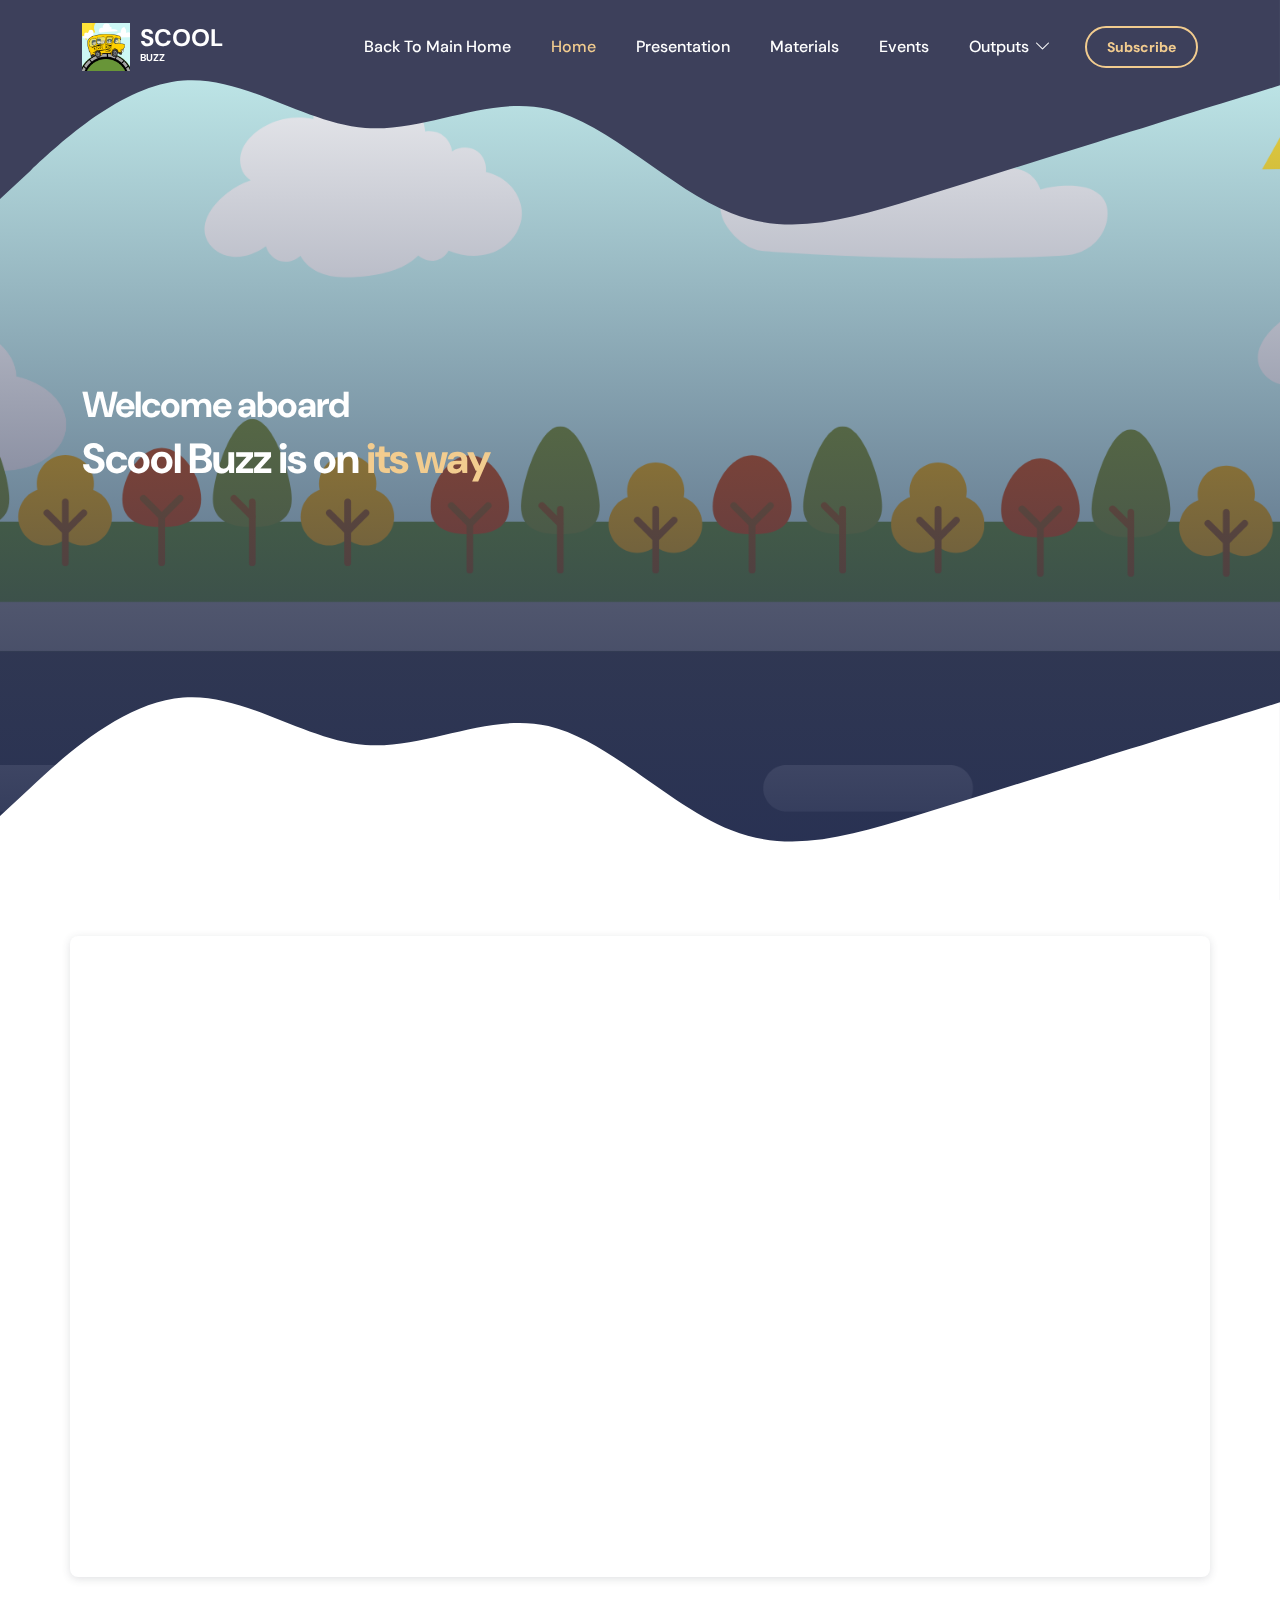
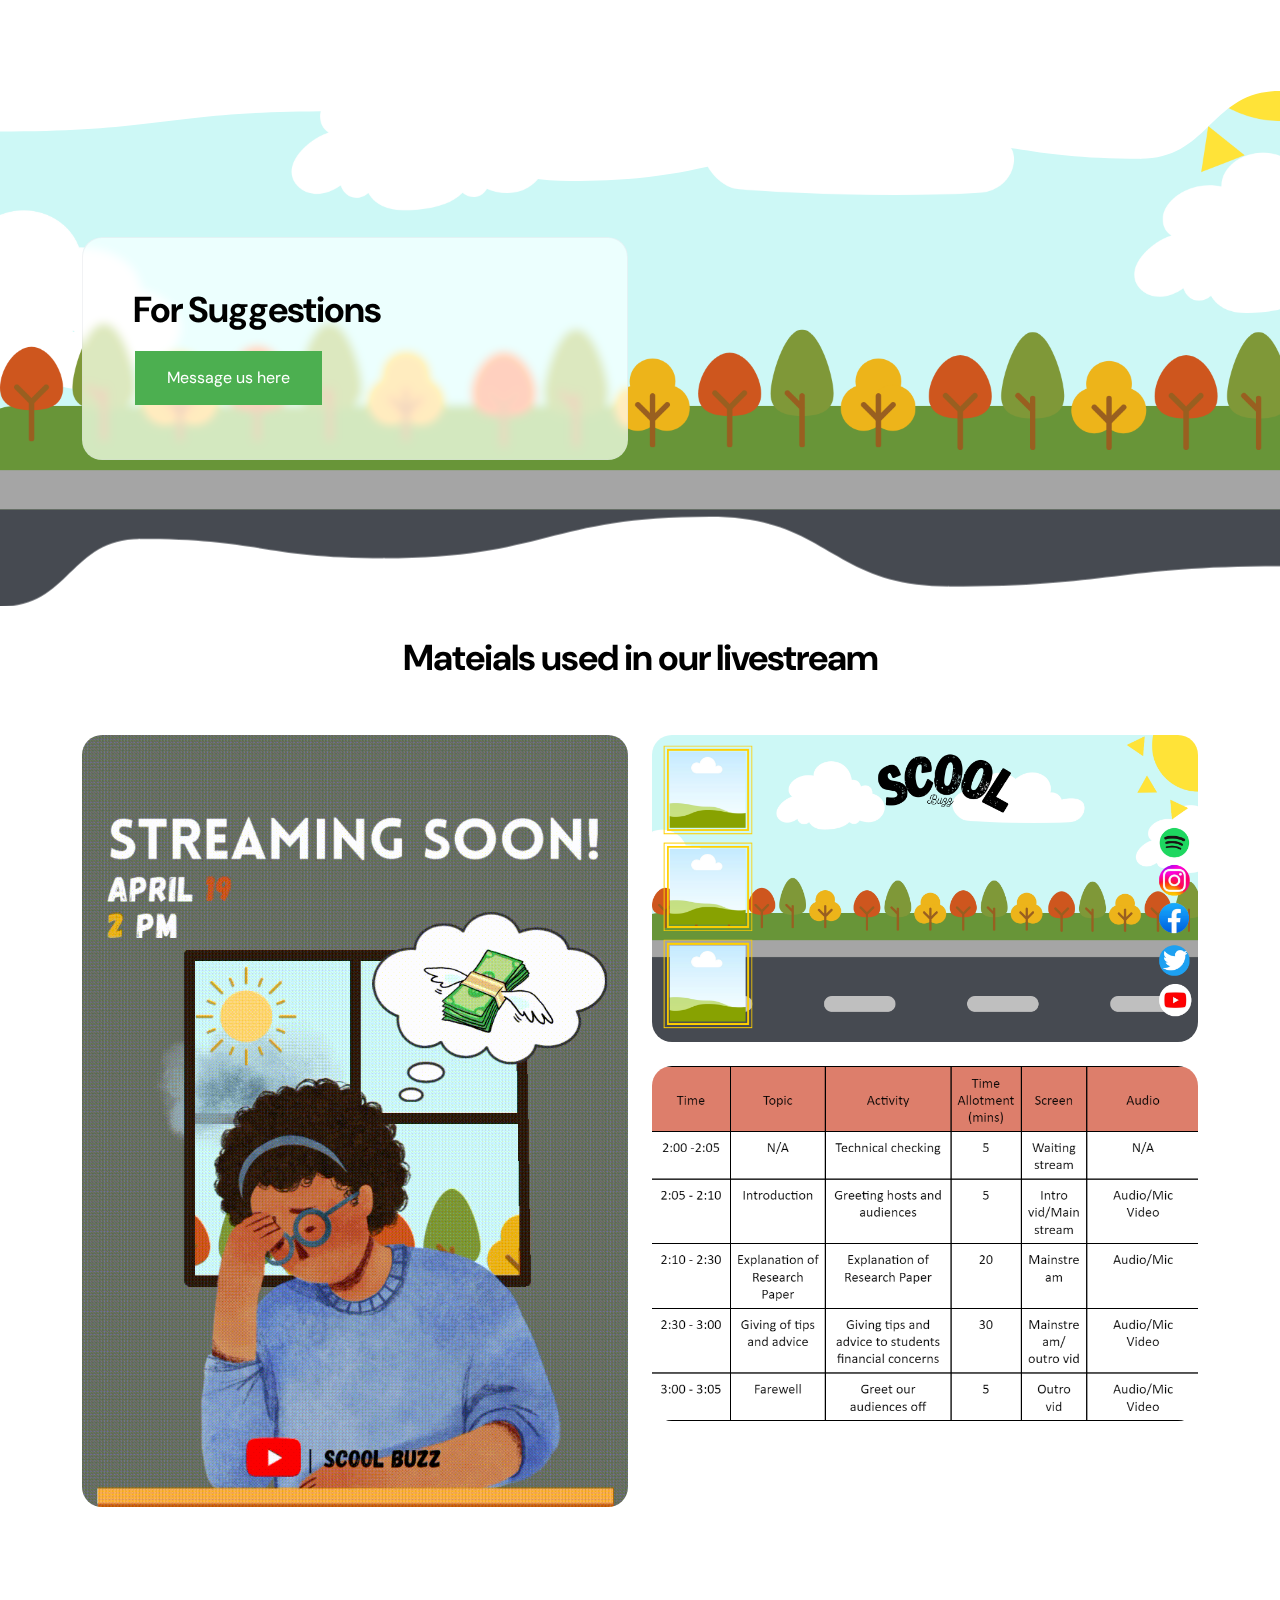
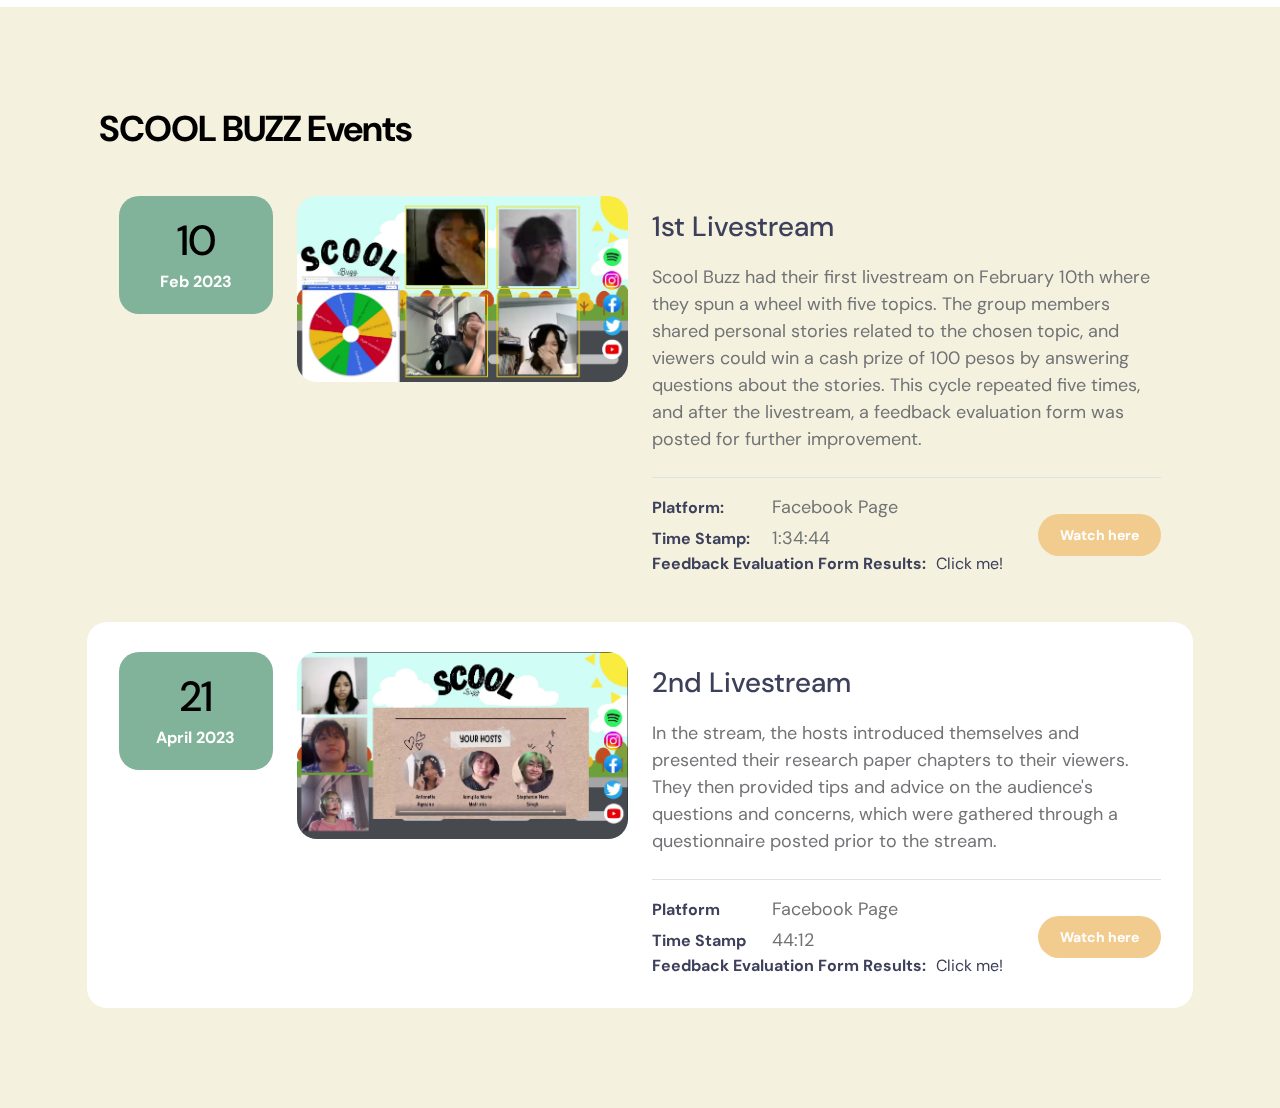
<file: 4TH.html>
<!doctype html>
<html lang="en">
    <head>
        <meta charset="utf-8">
        <meta name="viewport" content="width=device-width, initial-scale=1">

        <meta name="description" content="">
        <meta name="author" content="">

        <title>GROUP 1 - SCOOL BUZZ</title>

        <!-- CSS FILES -->                
        <link rel="preconnect" href="https://fonts.googleapis.com">

        <link rel="preconnect" href="https://fonts.gstatic.com" crossorigin>

        <link href="https://fonts.googleapis.com/css2?family=DM+Sans:ital,wght@0,400;0,500;0,700;1,400&display=swap" rel="stylesheet">

        <link href="css/bootstrap.min.css" rel="stylesheet">

        <link href="css/bootstrap-icons.css" rel="stylesheet">

        <link href="css/4TH.css" rel="stylesheet">
        
    </head>
    
    <body>

        <main>

            <nav class="navbar navbar-expand-lg">                
                <div class="container">
                    <a class="navbar-brand d-flex align-items-center" href="index.html">
                        <img src="images/logo.png" class="navbar-brand-image img-fluid" alt="">
                        <span class="navbar-brand-text">
                            SCOOL
                            <small>Buzz</small>
                        </span>
                    </a>
                    <button class="navbar-toggler" type="button" data-bs-toggle="collapse" data-bs-target="#navbarNav" aria-controls="navbarNav" aria-expanded="false" aria-label="Toggle navigation">
                        <span class="navbar-toggler-icon"></span>
                    </button>
    
                    <div class="collapse navbar-collapse" id="navbarNav">
                        <ul class="navbar-nav ms-lg-auto">
                            <li> <a class="nav-link" href="index.html">Back To Main Home</a></li>

                            <li class="nav-item">
                                <a class="nav-link click-scroll" href="#section_1">Home</a>
                            </li>
    
                            <li class="nav-item">
                                <a class="nav-link click-scroll" href="#section_2">Presentation</a>
                            </li>

                            <li class="nav-item">
                                <a class="nav-link click-scroll" href="#section_3">Materials</a>
                            </li>

                            <li class="nav-item">
                                <a class="nav-link click-scroll" href="#section_4">Events</a>
                            </li>
                            <li class="nav-item dropdown">
                                <a class="nav-link dropdown-toggle" href="#" id="navbarLightDropdownMenuLink" role="button" data-bs-toggle="dropdown" aria-expanded="false">Outputs</a>
                                <ul class="dropdown-menu dropdown-menu-light" aria-labelledby="navbarLightDropdownMenuLink">
                                  <li><a class="dropdown-item" href="1ST.html">1st quarter</a></li>
                                  <li><a class="dropdown-item" href="2ND.html">2nd quarter</a></li>
                                  <li><a class="dropdown-item" href="3RD.html">3rd quarter</a></li>
                                  <li><a class="dropdown-item" href="4TH.html">4th quarter</a></li>                                    
                                  </li>
                                </ul>
                              </li>
                              
                        </ul>

                        <div class="d-none d-lg-block ms-lg-3">
                            <a class="btn custom-btn custom-border-btn" href="https://www.youtube.com/@scoolbuzz">Subscribe</a>
                        </div>
                    </div>
                </div>
            </nav>

            <div class="offcanvas offcanvas-end" data-bs-scroll="true" tabindex="-1" id="offcanvasExample" aria-labelledby="offcanvasExampleLabel">                
                <div class="offcanvas-header"> 
                    <button type="button" class="btn-close" data-bs-dismiss="offcanvas" aria-label="Close"></button>
                </div>


                <svg xmlns="http://www.w3.org/2000/svg" viewBox="0 0 1440 320"><path fill="#3D405B" fill-opacity="1" d="M0,224L34.3,192C68.6,160,137,96,206,90.7C274.3,85,343,139,411,144C480,149,549,107,617,122.7C685.7,139,754,213,823,240C891.4,267,960,245,1029,224C1097.1,203,1166,181,1234,160C1302.9,139,1371,117,1406,106.7L1440,96L1440,320L1405.7,320C1371.4,320,1303,320,1234,320C1165.7,320,1097,320,1029,320C960,320,891,320,823,320C754.3,320,686,320,617,320C548.6,320,480,320,411,320C342.9,320,274,320,206,320C137.1,320,69,320,34,320L0,320Z"></path></svg>
            </div>
            

            <section class="hero-section d-flex justify-content-center align-items-center" id="section_1">

                <div class="section-overlay"></div>

                <svg xmlns="http://www.w3.org/2000/svg" viewBox="0 0 1440 320"><path fill="#3D405B" fill-opacity="1" d="M0,224L34.3,192C68.6,160,137,96,206,90.7C274.3,85,343,139,411,144C480,149,549,107,617,122.7C685.7,139,754,213,823,240C891.4,267,960,245,1029,224C1097.1,203,1166,181,1234,160C1302.9,139,1371,117,1406,106.7L1440,96L1440,0L1405.7,0C1371.4,0,1303,0,1234,0C1165.7,0,1097,0,1029,0C960,0,891,0,823,0C754.3,0,686,0,617,0C548.6,0,480,0,411,0C342.9,0,274,0,206,0C137.1,0,69,0,34,0L0,0Z"></path></svg>

                <div class="container">
                    <div class="row">

                        <div class="col-lg-6 col-12 mb-5 mb-lg-0">
                            <h2 class="text-white">Welcome aboard</h2>

                            <h1 class="cd-headline rotate-1 text-white mb-4 pb-2">
                                <span>Scool Buzz is on</span>
                                <span class="cd-words-wrapper">
                                    <b class="is-visible">its way</b>
                                    <b>its final stop</b>
                                </span>
                            </h1>
                        </div>
                    </div>
                </div>

                <svg xmlns="http://www.w3.org/2000/svg" viewBox="0 0 1440 320"><path fill="#ffffff" fill-opacity="1" d="M0,224L34.3,192C68.6,160,137,96,206,90.7C274.3,85,343,139,411,144C480,149,549,107,617,122.7C685.7,139,754,213,823,240C891.4,267,960,245,1029,224C1097.1,203,1166,181,1234,160C1302.9,139,1371,117,1406,106.7L1440,96L1440,320L1405.7,320C1371.4,320,1303,320,1234,320C1165.7,320,1097,320,1029,320C960,320,891,320,823,320C754.3,320,686,320,617,320C548.6,320,480,320,411,320C342.9,320,274,320,206,320C137.1,320,69,320,34,320L0,320Z"></path></svg>
            </section>

            <section class="about-section section-padding" id="section_2">
                <div class="container">
                    <div class="row">

                        <div style="position: relative; width: 100%; height: 0; padding-top: 56.2500%;
                        padding-bottom: 0; box-shadow: 0 2px 8px 0 rgba(63,69,81,0.16); margin-top: 1.6em; margin-bottom: 0.9em; overflow: hidden;
                        border-radius: 8px; will-change: transform;">
                         <iframe loading="lazy" style="position: absolute; width: 100%; height: 100%; top: 0; left: 0; border: none; padding: 0;margin: 0;"
                           src="https:&#x2F;&#x2F;www.canva.com&#x2F;design&#x2F;DAFhNxf0Dkw&#x2F;view?embed" allowfullscreen="allowfullscreen" allow="fullscreen">
                         </iframe>
                       </div>
                       <a href="https:&#x2F;&#x2F;www.canva.com&#x2F;design&#x2F;DAFhNxf0Dkw&#x2F;view?utm_content=DAFhNxf0Dkw&amp;utm_campaign=designshare&amp;utm_medium=embeds&amp;utm_source=link" target="_blank" rel="noopener"></a>  

                    </div>
                </div>
            </section>
            <section class="section-bg-image">
                <svg viewBox="0 0 1265 144" xmlns="http://www.w3.org/2000/svg" xmlns:xlink="http://www.w3.org/1999/xlink"><path fill="rgba(255, 255, 255, 1)" d="M 0 40 C 164 40 164 20 328 20 L 328 20 L 328 0 L 0 0 Z" stroke-width="0"></path> <path fill="rgba(255, 255, 255, 1)" d="M 327 20 C 445.5 20 445.5 89 564 89 L 564 89 L 564 0 L 327 0 Z" stroke-width="0"></path> <path fill="rgba(255, 255, 255, 1)" d="M 563 89 C 724.5 89 724.5 48 886 48 L 886 48 L 886 0 L 563 0 Z" stroke-width="0"></path><path fill="rgba(255, 255, 255, 1)" d="M 885 48 C 1006.5 48 1006.5 67 1128 67 L 1128 67 L 1128 0 L 885 0 Z" stroke-width="0"></path><path fill="rgba(255, 255, 255, 1)" d="M 1127 67 C 1196 67 1196 0 1265 0 L 1265 0 L 1265 0 L 1127 0 Z" stroke-width="0"></path></svg>

                <div class="container">
                    <div class="row">

                        <div class="col-lg-6 col-12">
                            <div class="section-bg-image-block">

                                <h2 class="mb-lg-3">For Suggestions</h2>

                                <a href="https://www.messenger.com/t/100089097463746">
                                    <button class="button">Message us here</button>
                                </a>
                            </div>
                        </div>

                    </div>
                </div>

                <svg viewBox="0 0 1265 144" xmlns="http://www.w3.org/2000/svg" xmlns:xlink="http://www.w3.org/1999/xlink"><path fill="rgba(255, 255, 255, 1)" d="M 0 40 C 164 40 164 20 328 20 L 328 20 L 328 0 L 0 0 Z" stroke-width="0"></path> <path fill="rgba(255, 255, 255, 1)" d="M 327 20 C 445.5 20 445.5 89 564 89 L 564 89 L 564 0 L 327 0 Z" stroke-width="0"></path> <path fill="rgba(255, 255, 255, 1)" d="M 563 89 C 724.5 89 724.5 48 886 48 L 886 48 L 886 0 L 563 0 Z" stroke-width="0"></path><path fill="rgba(255, 255, 255, 1)" d="M 885 48 C 1006.5 48 1006.5 67 1128 67 L 1128 67 L 1128 0 L 885 0 Z" stroke-width="0"></path><path fill="rgba(255, 255, 255, 1)" d="M 1127 67 C 1196 67 1196 0 1265 0 L 1265 0 L 1265 0 L 1127 0 Z" stroke-width="0"></path></svg>
            </section>


            <section class="about-section section-padding" id="section_3">
                <div class="container">
                  <div class="row">
                    <div class="col-lg-12 col-12 text-center mx-auto mb-lg-5 mb-4">
                        <h2><span>Mateials</span> used in our livestream</h2> 
                    </div>
                    <div class="col-lg-6 col-md-6 col-sm-12 mb-4 mb-md-0">
                      <img src="images/posterr.gif" class="member-block-image-wrap img-fluid" alt="">
                    </div>
                    <div class="col-lg-6 col-md-6 col-sm-12">
                      <img src="images/layout.png" class="member-block-image-wrap img-fluid mb-4" alt="">
                      <img src="images/image.png" class="member-block-image-wrap img-fluid" alt="">  
                    </div>
                  </div>
                </div>
              </section>
              


              <section class="events-section section-bg section-padding" id="section_4">
                <div class="container">
                    <div class="row">

                        <div class="col-lg-12 col-12">
                            <h2 class="mb-lg-3">SCOOL BUZZ Events</h2>
                        </div>

                        <div class="row custom-block mb-3">
                            <div class="col-lg-2 col-md-4 col-12 order-2 order-md-0 order-lg-0">
                                <div class="custom-block-date-wrap d-flex d-lg-block d-md-block align-items-center mt-3 mt-lg-0 mt-md-0">
                                    <h6 class="custom-block-date mb-lg-1 mb-0 me-3 me-lg-0 me-md-0">10</h6>
                                    
                                    <strong class="text-white">Feb 2023</strong>
                                </div>
                            </div>

                            <div class="col-lg-4 col-md-8 col-12 order-1 order-lg-0">
                                <div class="custom-block-image-wrap">
                                    <a href="https://fb.watch/klrXFfXmA2/">
                                        <img src="images/firststream.png" class="custom-block-image img-fluid" alt="">

                                        <i class="custom-block-icon bi-link"></i>
                                    </a>
                                </div>
                            </div>

                            <div class="col-lg-6 col-12 order-3 order-lg-0">
                                <div class="custom-block-info mt-2 mt-lg-0">
                                    <a href="https://fb.watch/klrXFfXmA2/" class="events-title mb-3">1st Livestream</a>

                                    <p class="mb-0">Scool Buzz had their first livestream on February 10th where they spun a wheel with five topics. The group members shared personal stories related to the chosen topic, and viewers could win a cash prize of 100 pesos by answering questions about the stories. This cycle repeated five times, and after the livestream, a feedback evaluation form was posted for further improvement.</p>

                                    <div class="d-flex flex-wrap border-top mt-4 pt-3">

                                        <div class="mb-4 mb-lg-0">
                                            <div class="d-flex flex-wrap align-items-center mb-1">
                                                <span class="custom-block-span">Platform:</span>

                                                <p class="mb-0">Facebook Page</p>
                                            </div>

                                            <div class="d-flex flex-wrap align-items-center">
                                                <span class="custom-block-span">Time Stamp:</span>

                                                <p class="mb-0">1:34:44</p>
                                            </div>
                                            <div class="d-flex flex-wrap align-items-center">
                                                <span class="custom-block-span">Feedback Evaluation Form Results:</span>
                                                    
                                                <a href="https://docs.google.com/presentation/d/1oXOelZK-uYcu0NWsTEO9yq1hpGDM5DFVlmfR1NcFpdc/edit?usp=sharing" class="mb-0">Click me!</a>
                                            </div>
                                        </div>

                                        <div class="d-flex align-items-center ms-lg-auto">
                                            <a href="https://fb.watch/klrXFfXmA2/" class="btn custom-btn">Watch here</a>
                                        </div>
                                    </div>
                                </div>
                            </div>
                        </div>

                        <div class="row custom-block custom-block-bg">
                            <div class="col-lg-2 col-md-4 col-12 order-2 order-md-0 order-lg-0">
                                <div class="custom-block-date-wrap d-flex d-lg-block d-md-block align-items-center mt-3 mt-lg-0 mt-md-0">
                                    <h6 class="custom-block-date mb-lg-1 mb-0 me-3 me-lg-0 me-md-0">21</h6>
                                    
                                    <strong class="text-white">April 2023</strong>
                                </div>
                            </div>

                            <div class="col-lg-4 col-md-8 col-12 order-1 order-lg-0">
                                <div class="custom-block-image-wrap">
                                    <a href="https://fb.watch/klt3Xo48eI/">
                                        <img src="images/2ndstream.png" class="custom-block-image img-fluid" alt="">

                                        <i class="custom-block-icon bi-link"></i>
                                    </a>
                                </div>
                            </div>

                            <div class="col-lg-6 col-12 order-3 order-lg-0">
                                <div class="custom-block-info mt-2 mt-lg-0">
                                    <a href="https://fb.watch/klt3Xo48eI/" class="events-title mb-3">2nd Livestream</a>

                                    <p class="mb-0">In the stream, the hosts introduced themselves and presented their research paper chapters to their viewers. They then provided tips and advice on the audience's questions and concerns, which were gathered through a questionnaire posted prior to the stream.</p>

                                    <div class="d-flex flex-wrap border-top mt-4 pt-3">

                                        <div class="mb-4 mb-lg-0">
                                            <div class="d-flex flex-wrap align-items-center mb-1">
                                                <span class="custom-block-span">Platform</span>

                                                <p class="mb-0">Facebook Page</p>
                                            </div>

                                            <div class="d-flex flex-wrap align-items-center">
                                                <span class="custom-block-span">Time Stamp</span>

                                                <p class="mb-0">44:12</p>
                                            </div>
                                            <div class="d-flex flex-wrap align-items-center">
                                                <span class="custom-block-span">Feedback Evaluation Form Results:</span>
                                                
                                                <a href="https://docs.google.com/presentation/d/1GZraI47pQddwsDF-3xhBBoNtUkVfBWVKKG7VfveRSe8/edit?usp=sharing" class="mb-0">Click me!</a>
                                            </div>
                                            
                                        </div>

                                        <div class="d-flex align-items-center ms-lg-auto">
                                            <a href="https://fb.watch/klt3Xo48eI/" class="btn custom-btn">Watch here</a>
                                        </div>
                                    </div>
                                </div>
                            </div>
                        </div>

                    </div>
                </div>
            </section>
        </main>
        <!-- JAVASCRIPT FILES -->
        <script src="js/jquery.min.js"></script>
        <script src="js/bootstrap.bundle.min.js"></script>
        <script src="js/jquery.sticky.js"></script>
        <script src="js/click-scroll.js"></script>
        <script src="js/animated-headline.js"></script>
        <script src="js/modernizr.js"></script>
        <script src="js/custom.js"></script>

    </body>
</html>
</file>
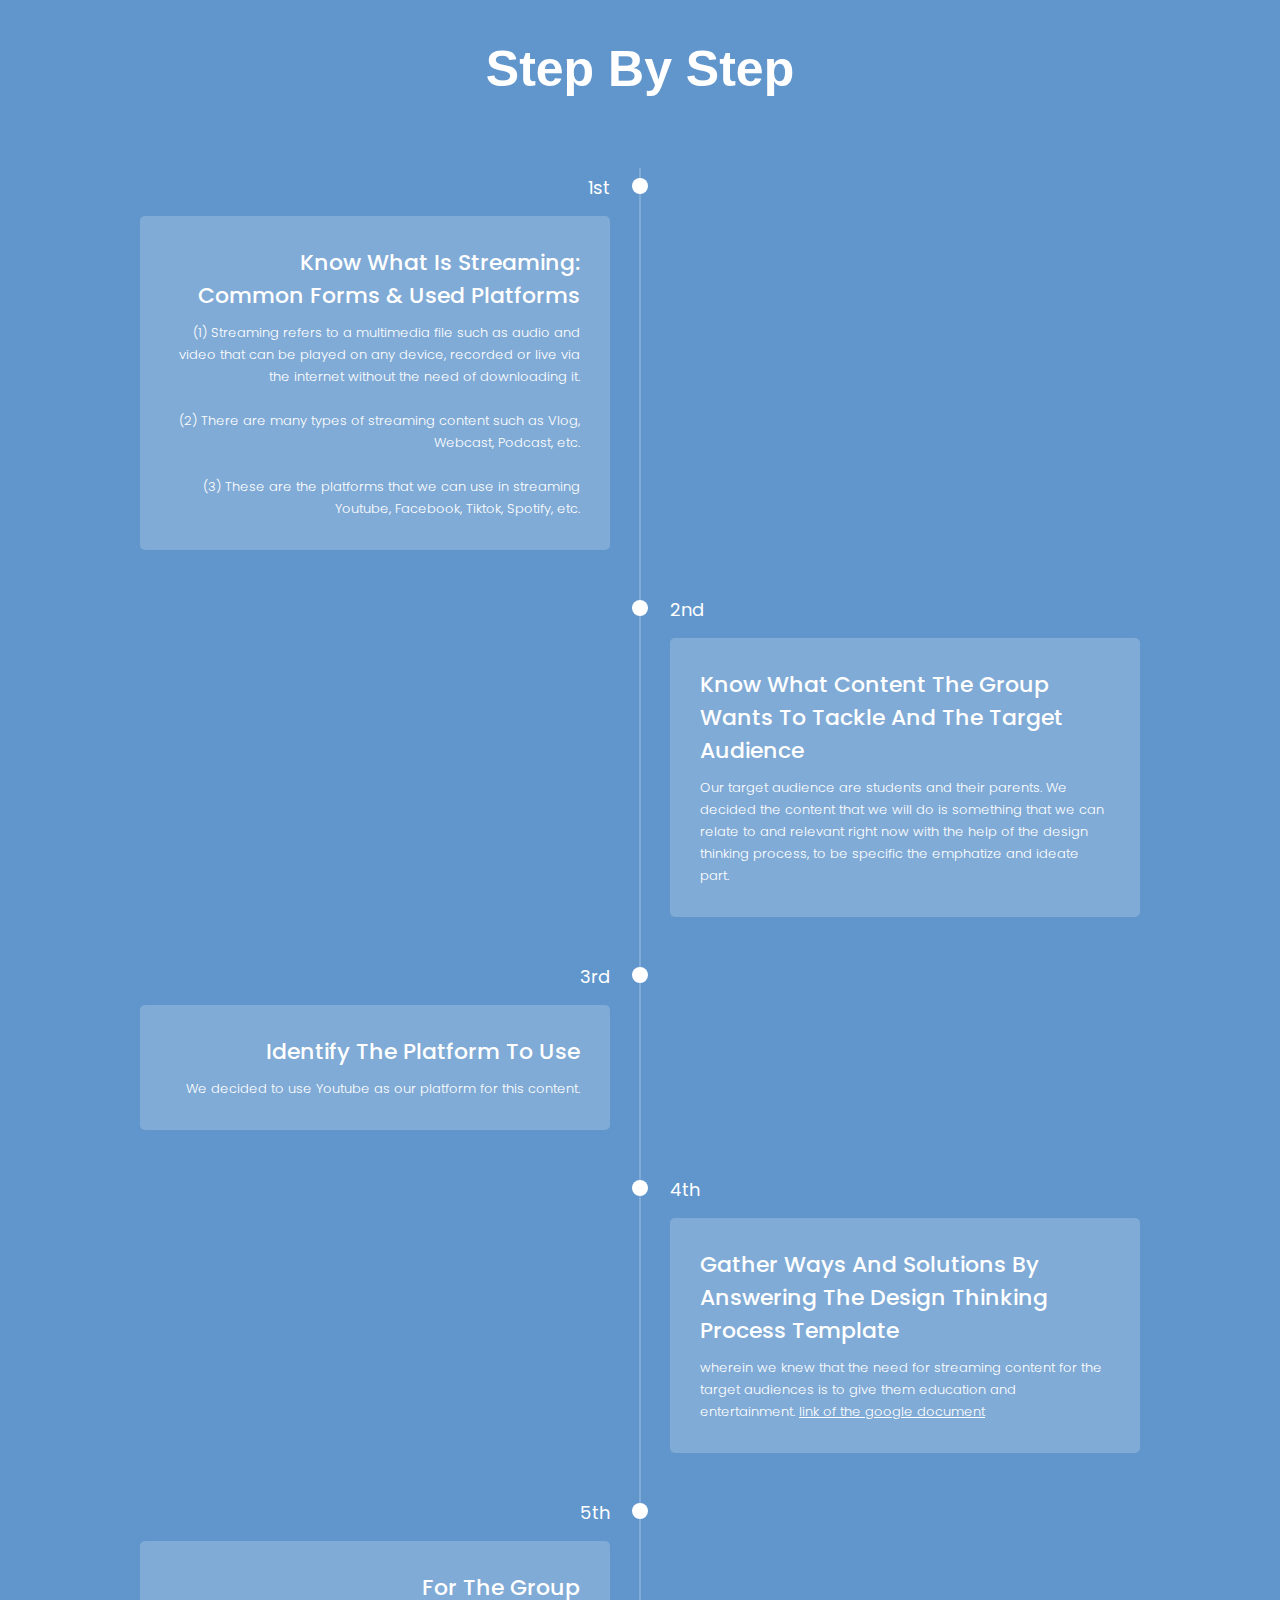
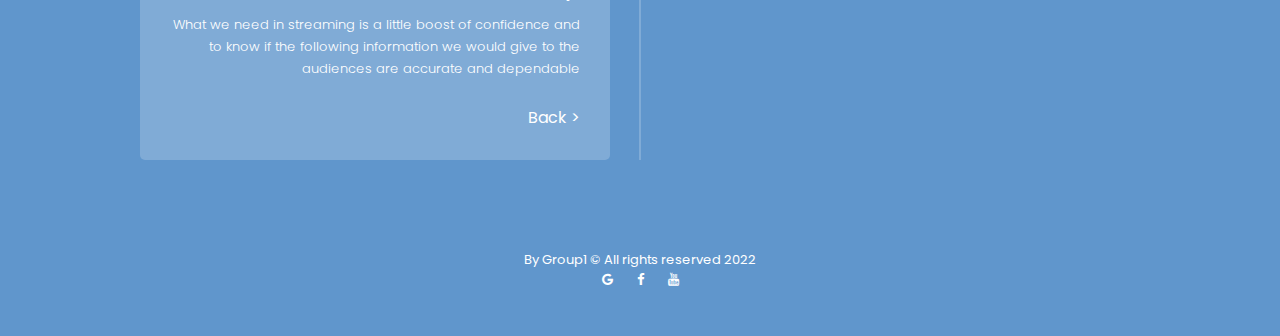
<file: journey2.html>
<!DOCTYPE html>
<html lang="en">
  <head>
    <meta charset="UTF-8">
    <meta http-equiv="X-UA-Compatible" content="IE=edge">
    <title>Group 1 | Step By Step</title>
    <link rel="stylesheet" href="css/journey2.css">
    <link rel="shortcut icon" href="http://pixelartmaker-data-78746291193.nyc3.digitaloceanspaces.com/image/92d63eb71c177ca.png"/>
    <link rel="stylesheet" href="https://cdnjs.cloudflare.com/ajax/libs/font-awesome/4.7.0/css/font-awesome.min.css">
</head>
<body>
  <section class="top-container">
    <header class="showcase">
        <h1 class="ftext">Step By Step</h1>
    </header>
</section>
<section class="timeline-section">
	<div class="timeline-items">
		<div class="timeline-item">
			<div class="timeline-dot"></div>
			<div class="timeline-date">1st</div>
			<div class="timeline-content">
				<h3>Know what is streaming:<br>common forms & used platforms</h3>
				<p>(1) Streaming refers to a multimedia file such as audio and video that can be played on any device, recorded or live via the internet without the need of downloading it. 
          <br><br>(2) There are many types of streaming content such as Vlog, Webcast, Podcast, etc.
          <br><br>(3) These are the platforms that we can use in streaming Youtube, Facebook, Tiktok, Spotify, etc.
        </p>
			</div>
		</div>
		<div class="timeline-item">
			<div class="timeline-dot"></div>
			<div class="timeline-date">2nd</div>
			<div class="timeline-content">
				<h3>Know what content the group wants to tackle and the target audience</h3>
				<p>Our target audience are students and their parents. We decided the content that we will do is something that we can relate to and relevant right now with the help of the design thinking process, to be specific the emphatize and ideate part.
        </p>
			</div>
		</div>
		<div class="timeline-item">
			<div class="timeline-dot"></div>
			<div class="timeline-date">3rd</div>
			<div class="timeline-content">
				<h3>Identify the platform to use</h3>
				<p> We decided to use Youtube as our platform for this content. </p>
			</div>
		</div>
		<div class="timeline-item">
			<div class="timeline-dot"></div>
			<div class="timeline-date">4th</div>
			<div class="timeline-content">
				<h3>Gather ways and solutions by answering the design thinking process template</h3>
				<p>wherein we knew that the need for streaming content for the target audiences is to give them education and entertainment.
          <a href="https://docs.google.com/document/d/1ttkI7W9S19DvJIEWvhEmndgL4j-T3iyn_AlAwn4YepQ/edit?usp=sharing">link of the google document</a> </p>
			</div>
		</div>
		<div class="timeline-item">
			<div class="timeline-dot"></div>
			<div class="timeline-date">5th</div>
			<div class="timeline-content">
				<h3>For the Group</h3>
				<p>What we need in streaming is a little boost of confidence and to know if the following information we would give
          to the audiences are accurate and dependable
        </p>
        <br><a href="1ST.html" id="back">Back ></a>
			</div>
		</div>
	</div>
</section>
<footer>
  <p>By Group1 &copy; All rights reserved 2022</p>
  <a href="#" class="fa fa-google"></a>
  <a href="#" class="fa fa-facebook"></a>
  <a href="#" class="fa fa-youtube"></a>
</footer>
</body>
</html>
</file>
<file: css/Style.css>
/*---------------------------------------
  CUSTOM PROPERTIES ( VARIABLES )             
-----------------------------------------*/
:root {
  --white-color:                  #ffffff;
  --primary-color:                #81B29A;
  --secondary-color:              #3D405B;
  --section-bg-color:             #F4F1DE;
  --custom-btn-bg-color:          #F2CC8F;
  --custom-btn-bg-hover-color:    #E07A5F;
  --dark-color:                   #000000;
  --p-color:                      #717275;
  --link-hover-color:             #F2CC8F;

  --body-font-family:             'DM Sans', sans-serif;

  --h1-font-size:                 42px;
  --h2-font-size:                 36px;
  --h3-font-size:                 28px;
  --h4-font-size:                 24px;
  --h5-font-size:                 22px;
  --h6-font-size:                 20px;
  --p-font-size:                  18px;
  --menu-font-size:               16px;
  --btn-font-size:                14px;

  --border-radius-large:          100px;
  --border-radius-medium:         20px;
  --border-radius-small:          10px;

  --font-weight-normal:           400;
  --font-weight-medium:           500;
  --font-weight-bold:             700;
}

body {
  background-color: var(--white-color);
  font-family: var(--body-font-family); 
}


/*---------------------------------------
  TYPOGRAPHY               
-----------------------------------------*/

h2,
h3,
h4,
h5,
h6 {
  color: var(--dark-color);
}

h1,
h2,
h3,
h4,
h5,
h6 {
  font-weight: var(--font-weight-medium);
  letter-spacing: -1px;
}

h1 {
  font-size: var(--h1-font-size);
  font-weight: var(--font-weight-bold);
}

h2 {
  font-size: var(--h2-font-size);
  font-weight: var(--font-weight-bold);
}

h3 {
  font-size: var(--h3-font-size);
}

h4 {
  font-size: var(--h4-font-size);
}

h5 {
  font-size: var(--h5-font-size);
}

h6 {
  font-size: var(--h6-font-size);
}

p {
  color: var(--p-color);
  font-size: var(--p-font-size);
  font-weight: var(--font-weight-normal);
}

ul li {
  color: var(--p-color);
  font-size: var(--p-font-size);
  font-weight: var(--font-weight-normal);
}

a, 
button {
  touch-action: manipulation;
  transition: all 0.3s;
}

a {
  display: inline-block;
  color: var(--secondary-color);
  text-decoration: none;
}

a:hover {
  color: var(--link-hover-color);
}

b,
strong {
  font-weight: var(--font-weight-bold);
}


/*---------------------------------------
  SECTION               
-----------------------------------------*/
.section-bg {
  background-color: var(--section-bg-color);
}

.section-padding {
  padding-top: 100px;
  padding-bottom: 100px;
}

.section-overlay {
  content: "";
  background: rgba(0, 0, 0, 0) linear-gradient(rgba(39, 48, 83, 0.01) 0%, rgb(39, 48, 83) 100%) repeat scroll 0% 0%;
  position: absolute;
  top: 0;
  right: 0;
  bottom: 0;
  left: 0;
}

::selection {
  background-color: var(--primary-color);
  color: var(--white-color);
}


/*---------------------------------------
  ANIMATED HEADLINE               
-----------------------------------------*/
.cd-words-wrapper {
  display: inline-block;
  position: relative;
  text-align: left;
}

.cd-words-wrapper b {
  color: var(--link-hover-color);
  display: inline-block;
  position: absolute;
  white-space: nowrap;
  left: 0;
  top: 0;
}

.cd-words-wrapper b.is-visible {
  position: relative;
}

.no-js .cd-words-wrapper b {
  opacity: 0;
}

.no-js .cd-words-wrapper b.is-visible {
  opacity: 1;
}

.cd-headline.rotate-1 .cd-words-wrapper {
  -webkit-perspective: 300px;
  -moz-perspective: 300px;
  perspective: 300px;
}
.cd-headline.rotate-1 b {
  opacity: 0;
  -webkit-transform-origin: 50% 100%;
  -moz-transform-origin: 50% 100%;
  -ms-transform-origin: 50% 100%;
  -o-transform-origin: 50% 100%;
  transform-origin: 50% 100%;
  -webkit-transform: rotateX(180deg);
  -moz-transform: rotateX(180deg);
  -ms-transform: rotateX(180deg);
  -o-transform: rotateX(180deg);
  transform: rotateX(180deg);
}
.cd-headline.rotate-1 b.is-visible {
  opacity: 1;
  -webkit-transform: rotateX(0deg);
  -moz-transform: rotateX(0deg);
  -ms-transform: rotateX(0deg);
  -o-transform: rotateX(0deg);
  transform: rotateX(0deg);
  -webkit-animation: cd-rotate-1-in 1.2s;
  -moz-animation: cd-rotate-1-in 1.2s;
  animation: cd-rotate-1-in 1.2s;
}
.cd-headline.rotate-1 b.is-hidden {
  -webkit-transform: rotateX(180deg);
  -moz-transform: rotateX(180deg);
  -ms-transform: rotateX(180deg);
  -o-transform: rotateX(180deg);
  transform: rotateX(180deg);
  -webkit-animation: cd-rotate-1-out 1.2s;
  -moz-animation: cd-rotate-1-out 1.2s;
  animation: cd-rotate-1-out 1.2s;
}

@-webkit-keyframes cd-rotate-1-in {
  0% {
    -webkit-transform: rotateX(180deg);
    opacity: 0;
  }
  35% {
    -webkit-transform: rotateX(120deg);
    opacity: 0;
  }
  65% {
    opacity: 0;
  }
  100% {
    -webkit-transform: rotateX(360deg);
    opacity: 1;
  }
}
@-moz-keyframes cd-rotate-1-in {
  0% {
    -moz-transform: rotateX(180deg);
    opacity: 0;
  }
  35% {
    -moz-transform: rotateX(120deg);
    opacity: 0;
  }
  65% {
    opacity: 0;
  }
  100% {
    -moz-transform: rotateX(360deg);
    opacity: 1;
  }
}
@keyframes cd-rotate-1-in {
  0% {
    -webkit-transform: rotateX(180deg);
    -moz-transform: rotateX(180deg);
    -ms-transform: rotateX(180deg);
    -o-transform: rotateX(180deg);
    transform: rotateX(180deg);
    opacity: 0;
  }
  35% {
    -webkit-transform: rotateX(120deg);
    -moz-transform: rotateX(120deg);
    -ms-transform: rotateX(120deg);
    -o-transform: rotateX(120deg);
    transform: rotateX(120deg);
    opacity: 0;
  }
  65% {
    opacity: 0;
  }
  100% {
    -webkit-transform: rotateX(360deg);
    -moz-transform: rotateX(360deg);
    -ms-transform: rotateX(360deg);
    -o-transform: rotateX(360deg);
    transform: rotateX(360deg);
    opacity: 1;
  }
}
@-webkit-keyframes cd-rotate-1-out {
  0% {
    -webkit-transform: rotateX(0deg);
    opacity: 1;
  }
  35% {
    -webkit-transform: rotateX(-40deg);
    opacity: 1;
  }
  65% {
    opacity: 0;
  }
  100% {
    -webkit-transform: rotateX(180deg);
    opacity: 0;
  }
}
@-moz-keyframes cd-rotate-1-out {
  0% {
    -moz-transform: rotateX(0deg);
    opacity: 1;
  }
  35% {
    -moz-transform: rotateX(-40deg);
    opacity: 1;
  }
  65% {
    opacity: 0;
  }
  100% {
    -moz-transform: rotateX(180deg);
    opacity: 0;
  }
}
@keyframes cd-rotate-1-out {
  0% {
    -webkit-transform: rotateX(0deg);
    -moz-transform: rotateX(0deg);
    -ms-transform: rotateX(0deg);
    -o-transform: rotateX(0deg);
    transform: rotateX(0deg);
    opacity: 1;
  }
  35% {
    -webkit-transform: rotateX(-40deg);
    -moz-transform: rotateX(-40deg);
    -ms-transform: rotateX(-40deg);
    -o-transform: rotateX(-40deg);
    transform: rotateX(-40deg);
    opacity: 1;
  }
  65% {
    opacity: 0;
  }
  100% {
    -webkit-transform: rotateX(180deg);
    -moz-transform: rotateX(180deg);
    -ms-transform: rotateX(180deg);
    -o-transform: rotateX(180deg);
    transform: rotateX(180deg);
    opacity: 0;
  }
}


/*---------------------------------------
  CUSTOM BUTTON               
-----------------------------------------*/
.custom-btn {
  background: var(--custom-btn-bg-color);
  border: 2px solid transparent;
  border-radius: var(--border-radius-large);
  color: var(--white-color);
  font-size: var(--btn-font-size);
  font-weight: var(--font-weight-bold);
  line-height: normal;
  transition: all 0.3s;
  padding: 10px 20px;
}

.custom-btn:hover {
  background: var(--custom-btn-bg-hover-color);
  color: var(--white-color);
}

.custom-border-btn {
  background: transparent;
  border: 2px solid var(--custom-btn-bg-color);
  color: var(--custom-btn-bg-color);
}

.custom-border-btn:hover {
  background: var(--custom-btn-bg-color);
  border-color: transparent;
  color: var(--white-color);
}

.custom-btn-bg-white {
  border-color: var(--white-color);
  color: var(--white-color);
}

.custom-btn-group .link {
  color: var(--white-color);
  font-weight: var(--font-weight-medium);
}

.custom-btn-group .link:hover {
  color: var(--link-hover-color);
}


/*---------------------------------------
  NAVIGATION BAR & OFFCANVAS              
-----------------------------------------*/
.offcanvas {
  background-color: var(--primary-color);
  padding: 30px;
}

.offcanvas.offcanvas-end {
  border-left: 0;
}

.offcanvas-header .btn-close {
  transition: all 0.3s;
}

.offcanvas-header .btn-close:hover {
  transform: rotate(180deg);
}

.offcanvas svg {
  position: absolute;
  bottom: 0;
  right: 0;
  left: 0;
}

.sticky-wrapper {
  position: absolute;
  top: 0;
  right: 0;
  left: 0;
}

.sticky-wrapper.is-sticky .navbar {
  background-color: rgb(61 64 91);
}

.navbar {
  background: transparent;
  z-index: 99;
  padding-top: 15px;
  padding-bottom: 15px;
}

.navbar-brand,
.navbar-brand:hover {
  font-size: var(--h4-font-size);
  font-weight: var(--font-weight-bold);
  display: block;
  color: var(--dark-color);
  max-width: 48px;
}

.navbar .navbar-brand,
.navbar .navbar-brand:hover {
  color: var(--white-color);
}

.navbar-brand-image {
  width: 48px;
  height: 48px;
}

.navbar-brand-text {
  line-height: normal;
  margin-left: 10px;
  position: relative;
  bottom: 5px;
}

.navbar-brand-text small {
  display: block;
  font-size: 10px;
  line-height: 1;
  text-transform: uppercase;
}

.navbar-expand-lg .navbar-nav .nav-link {
  border-radius: var(--border-radius-large);
  margin: 10px;
  padding: 10px;
}

.navbar-nav .nav-link {
  display: inline-block;
  color: var(--white-color);
  font-size: var(--menu-font-size);
  font-weight: var(--font-weight-medium);
  padding-top: 15px;
  padding-bottom: 15px;
}

.navbar-nav .nav-link.active, 
.navbar-nav .nav-link:hover {
  color: var(--link-hover-color);
}

.navbar .dropdown-menu {
  background: var(--white-color);
  box-shadow: 0 1rem 3rem rgba(0,0,0,.175);
  border: 0;
  display: inherit;
  opacity: 0;
  min-width: 9rem;
  margin-top: 20px;
  padding: 13px 0 10px 0;
  transition: all 0.3s;
  pointer-events: none;
}

.navbar .dropdown-menu::before {
  content: "";
  width: 0;
  height: 0;
  border-left: 20px solid transparent;
  border-right: 20px solid transparent;
  border-bottom: 15px solid var(--white-color);
  position: absolute;
  top: -10px;
  left: 10px;
}

.navbar .dropdown-item {
  display: inline-block;
  color: var(--p-color);
  font-size: var(--menu-font-size);
  font-weight: var(--font-weight-medium);
  position: relative;
}

.navbar .dropdown-item.active, 
.navbar .dropdown-item:active,
.navbar .dropdown-item:focus, 
.navbar .dropdown-item:hover {
  background: transparent;
  color: var(--link-hover-color);
}

.navbar .dropdown-toggle::after {
  content: "\f282";
  display: inline-block;
  font-family: bootstrap-icons !important;
  font-size: var(--copyright-font-size);
  font-style: normal;
  font-weight: normal !important;
  font-variant: normal;
  text-transform: none;
  line-height: 1;
  vertical-align: -.125em;
  -webkit-font-smoothing: antialiased;
  -moz-osx-font-smoothing: grayscale;
  position: relative;
  left: 2px;
  border: 0;
}

@media screen and (min-width: 992px) {
  .navbar .dropdown:hover .dropdown-menu {
    opacity: 1;
    margin-top: 0;
    pointer-events: auto;
  }
}

.navbar-toggler {
  border: 0;
  padding: 0;
  cursor: pointer;
  margin: 0;
  width: 30px;
  height: 35px;
  outline: none;
}

.navbar-toggler:focus {
  outline: none;
  box-shadow: none;
}

.navbar-toggler[aria-expanded="true"] .navbar-toggler-icon {
  background: transparent;
}

.navbar-toggler[aria-expanded="true"] .navbar-toggler-icon:before,
.navbar-toggler[aria-expanded="true"] .navbar-toggler-icon:after {
  transition: top 300ms 50ms ease, -webkit-transform 300ms 350ms ease;
  transition: top 300ms 50ms ease, transform 300ms 350ms ease;
  transition: top 300ms 50ms ease, transform 300ms 350ms ease, -webkit-transform 300ms 350ms ease;
  top: 0;
}

.navbar-toggler[aria-expanded="true"] .navbar-toggler-icon:before {
  transform: rotate(45deg);
}

.navbar-toggler[aria-expanded="true"] .navbar-toggler-icon:after {
  transform: rotate(-45deg);
}

.navbar-toggler .navbar-toggler-icon {
  background: var(--white-color);
  transition: background 10ms 300ms ease;
  display: block;
  width: 30px;
  height: 2px;
  position: relative;
}

.navbar-toggler .navbar-toggler-icon:before,
.navbar-toggler .navbar-toggler-icon:after {
  transition: top 300ms 350ms ease, -webkit-transform 300ms 50ms ease;
  transition: top 300ms 350ms ease, transform 300ms 50ms ease;
  transition: top 300ms 350ms ease, transform 300ms 50ms ease, -webkit-transform 300ms 50ms ease;
  position: absolute;
  right: 0;
  left: 0;
  background: var(--white-color);
  width: 30px;
  height: 2px;
  content: '';
}

.navbar-toggler .navbar-toggler-icon::before {
  top: -8px;
}

.navbar-toggler .navbar-toggler-icon::after {
  top: 8px;
}


/*---------------------------------------
  HERO        
-----------------------------------------*/
.hero-section {
  background-image: url('../images/scool.png');
  background-repeat: no-repeat;
  background-size: cover;
  background-position: center;
  position: relative;
  padding-top: 100px;
  padding-bottom: 100px;
  height: 100vh;
  min-height: 670px;
  margin-bottom: -90px;
}

.hero-50 {
  height: auto;
  min-height: 540px;
  margin-bottom: -100px;
}

.hero-50 .container + svg {
  transform: rotate(180deg);
}

.hero-section .ratio {
  border-radius: var(--border-radius-medium);
  overflow: hidden;
}

.hero-section svg {
  position: absolute;
  right: 0;
  left: 0;
}

.hero-section > svg {
  top: 0;
}

.hero-section .container + svg {
  top: auto;
  bottom: -1px;
}

.hero-section .row {
  position: relative;
  z-index: 22;
}
.button {
	background-color: #4CAF50; /* Green */
	border: none;
	color: white;
	padding: 15px 32px;
	text-align: center;
	text-decoration: none;
	display: inline-block;
	font-size: 16px;
	margin: 4px 2px;
	cursor: pointer;
}


/*---------------------------------------
  BACKGROUND IMAGE SECTION        
-----------------------------------------*/
.section-bg-image {
  background-image: url('../images/scool.png');
  background-repeat: no-repeat;
  background-size: cover;
  background-position: center;
  position: relative;
  margin-bottom: -70px;
}

.section-bg-image .container + svg {
  transform: rotate(180deg);
  position: relative;
  bottom: -1px;
}

.section-bg-image-block {
  backdrop-filter: blur(5px) saturate(180%);
  -webkit-backdrop-filter: blur(5px) saturate(180%);
  background-color: rgba(255, 255, 255, 0.75);
  border-radius: var(--border-radius-medium);
  border: 1px solid rgba(209, 213, 219, 0.3);
  border-radius: var(--border-radius-medium);
  padding: 50px;
}

.section-bg-image-block .input-group {
  background-color: var(--white-color);
  border-radius: var(--border-radius-large);
  padding: 10px 15px;
}

.section-bg-image-block .input-group-text {
  background-color: transparent;
  border: 0;
}

.section-bg-image-block input[type="email"] {
  border: 0;
  box-shadow: none;
  margin-bottom: 0;
  padding-left: 0;
}

.section-bg-image-block button[type="submit"] {
  background-color: var(--primary-color);
  border: 0;
  border-radius: var(--border-radius-large) !important;
  color: var(--white-color);
  max-width: 150px;
}


/*---------------------------------------
  ABOUT SECTOIN              
-----------------------------------------*/
.member-block-image-wrap {
  border-radius: var(--border-radius-medium);
  position: relative;
  overflow: hidden;
}

.member-block-image-wrap .member-block-image {
  transition: all 0.3s;
  width: 100%;
}

.member-block-image-wrap:hover .member-block-image {
  transform: scale(1.2);
}


.col-lg-6 {
  text-align: center;
}

@media (min-width: 992px) {
  .col-lg-6 {
    text-align: left;
  }
}



/*---------------------------------------
  CUSTOM BLOCK              
-----------------------------------------*/
.custom-block {
  border-radius: var(--border-radius-medium);
  position: relative;
  overflow: hidden;
  padding: 30px 20px;
}

.custom-block-bg {
  background: var(--white-color);
}

.custom-block-date-wrap {
  background-color: var(--primary-color);
  border-radius: var(--border-radius-medium);
  text-align: center;
  padding: 20px 30px;
}

.custom-block-date {
  font-size: var(--h1-font-size);
}

.custom-block-image-wrap {
  border-radius: var(--border-radius-medium);
  position: relative;
  overflow: hidden;
}

.custom-block-image-wrap:hover .custom-block-image {
  transform: scale(1.2);
}

.custom-block-image-wrap:hover .custom-block-icon {
  opacity: 1;
}

.custom-block-image {
  transition: all 0.3s;
}

.custom-block-image-wrap .custom-block-date-wrap,
.custom-block-image-wrap .custom-btn-wrap {
  position: absolute;
  bottom: 0;
}

.custom-block-image-wrap .custom-block-date-wrap {
  border-radius: 0;
  left: 0;
  width: 50%;
  padding: 12.30px 20px;
}

.custom-block-image-wrap .custom-btn-wrap {
  right: 0;
  width: 50%;
}

.custom-block-image-wrap .custom-btn  {
  border-radius: 0;
  display: block;
  padding: 15px 20px;
}

.custom-block-info {
  padding-top: 10px;
}

.custom-block-image-wrap + .custom-block-info {
  padding-top: 20px;
}

.custom-block-span {
  color: var(--secondary-color);
  font-weight: var(--font-weight-bold);
  min-width: 110px;
  margin-right: 10px;
}

.custom-block-icon {
  background: var(--custom-btn-bg-color);
  border-radius: var(--border-radius-large);
  color: var(--white-color);
  width: 60px;
  height: 60px;
  line-height: 60px;
  text-align: center;
  font-size: var(--h3-font-size);
  position: absolute;
  top: 50%;
  left: 50%;
  transform: translate(-50%, -50%);
  opacity: 0;
  transition: all 0.5s;
}

.custom-block-icon:hover {
  background: var(--custom-btn-bg-hover-color);
  color: var(--white-color);
}
/*---------------------------------------
  TEAM MEMBERS SECTION            
-----------------------------------------*/
.team-member {
  display: flex;
  flex-direction: column;
  justify-content: center;
  align-items: center;
  width: 250px;
  height: 350px;
  border: 1px solid #ccc;
  border-radius: 10px;
  margin: 20px;
  padding: 20px;
  box-sizing: border-box;
  text-align: center;
}

.team-member img {
  width: 150px;
  height: 150px;
  border-radius: 50%;
  margin-bottom: 20px;
}

.team-member h3 {
  font-size: 24px;
  margin-bottom: 10px;
}

.team-member p {
  font-size: 16px;
  color: #666;
  line-height: 1.5;
}

/* CSS for Team Members Container */
.team-members {
  display: flex;
  flex-wrap: wrap;
  justify-content: center;
  align-items: center;
  max-width: 1200px;
  margin: 0 auto;
}

/*---------------------------------------
  EVENTS SECTION            
-----------------------------------------*/
.events-section.section-bg .container > .row {
  margin-right: 5px;
  margin-left: 5px;
}

.events-section.section-bg .container > .row .row {
  margin: auto;
}

.events-listing-section {
  margin-bottom: 100px;
}

.events-detail-section .custom-block-info {
  padding: 40px 60px;
}

.events-detail-info {
  background-color: var(--section-bg-color);
  border-radius: var(--border-radius-medium);
  padding: 50px 25px;
}

.events-title {
  font-size: var(--h3-font-size);
  font-weight: var(--font-weight-medium);
}

/*---------------------------------------
  CONTACT               
-----------------------------------------*/
.contact-form .form-floating>textarea {
  border-radius: var(--border-radius-medium);
  height: 120px;
}

.contact-info {
  position: relative;
}

.contact-info-item {
  background: var(--secondary-color);
  border-radius: var(--border-radius-medium);
  position: absolute;
  overflow: hidden;
  top: 50%;
  left: 50%;
  transform: translate(-50%, -50%);
  text-align: center;
}

.contact-info-body {
  padding: 20px 30px;
}

.contact-info-body strong,
.contact-info-item a {
  color: var(--white-color);
}

.contact-info-footer {
  background-color: var(--custom-btn-bg-hover-color);
  padding: 10px 20px;
  transition: all 0.3s;
}

.contact-info-footer:hover {
  background-color: var(--custom-btn-bg-color);
}

.contact-info-footer a {
  display: block;
  font-weight: var(--font-weight-bold);
}


/*---------------------------------------
  SITE FOOTER            
-----------------------------------------*/
.site-footer {
  position: relative;
  padding-bottom: 200px;
}

.site-footer .container {
  position: relative;
  z-index: 2;
}

.site-footer svg {
  position: absolute;
  bottom: 0;
  right: 0;
  left: 0;
  pointer-events: none;
}

.site-footer-title {
  color: var(--secondary-color);
}

.site-footer p span {
  font-weight: var(--font-weight-medium);
  margin-right: auto;
}


/*---------------------------------------
  CUSTOM FORM               
-----------------------------------------*/
.custom-form .form-control {
  border-radius: var(--border-radius-large);
  border-width: 2px;
  box-shadow: none;
  color: var(--p-color);
  margin-bottom: 20px;
  padding: 10px;
  padding-left: 20px;
  outline: none;
}

.custom-form .form-control:focus,
.custom-form .form-control:hover {
  border-color: var(--dark-color);
}

.form-floating>label {
  padding-left: 20px;
}

.custom-form button[type="submit"] {
  background: var(--custom-btn-bg-color);
  border: none;
  border-radius: var(--border-radius-large);
  color: var(--white-color);
  font-size: var(--p-font-size);
  font-weight: var(--font-weight-medium);
  transition: all 0.3s;
  margin-bottom: 0;
  padding-left: 10px;
}

.custom-form button[type="submit"]:hover,
.custom-form button[type="submit"]:focus {
  background: var(--custom-btn-bg-hover-color);
  border-color: transparent;
}

.header-form {
  position: relative;
}

.header-form .form-control {
  padding-left: 42px;
}

.header-form-icon {
  width: 24px;
  position: absolute;
  top: 0;
  margin: 12px;
  margin-left: 15px;
}


/*---------------------------------------
  SOCIAL ICON               
-----------------------------------------*/
.social-icon {
  margin: 0;
  padding: 0;
}

.social-icon-item {
  list-style: none;
  display: inline-block;
  vertical-align: top;
}

.social-icon-link {
  background: var(--secondary-color);
  border-radius: var(--border-radius-large);
  color: var(--white-color);
  font-size: var(--btn-font-size);
  display: block;
  margin-right: 5px;
  text-align: center;
  width: 35px;
  height: 35px;
  line-height: 36px;
  transition: background 0.2s, color 0.2s;
}

.social-icon-link:hover {
  background: var(--primary-color);
  color: var(--white-color);
}


/*---------------------------------------
  RESPONSIVE STYLES               
-----------------------------------------*/
@media screen and (max-width: 991px) {
  h1 {
    font-size: 36px;
  }

  h2 {
    font-size: 28px;
  }

  h3 {
    font-size: 22px;
  }

  h4 {
    font-size: 20px;
  }

  h5 {
    font-size: 18px;
  }

  h6 {
    font-size: 16px;
  }

  .section-padding {
    padding-top: 50px;
    padding-bottom: 50px;
  }
  
  .navbar {
    background-color: var(--secondary-color);
  }

  .navbar-nav .dropdown-menu {
    position: relative;
    left: 10px;
    opacity: 1;
    pointer-events: auto;
    max-width: 155px;
    margin-top: 15px;
    margin-bottom: 15px;
  }

  .navbar-expand-lg .navbar-nav {
    padding-top: 15px;
    padding-bottom: 10px;
  }

  .navbar-expand-lg .navbar-nav .nav-link {
    margin: 5px;
    padding: 0;
  }

  .hero-section {
    position: relative;
    top: 82px;
    margin-bottom: 82px;
  }

  .events-listing-section {
    margin-bottom: 50px;
  }

  .events-detail-section .custom-block-info {
    padding: 40px;
  }

  .events-detail-info {
    padding: 35px 25px;
  }

  .contact-info-item {
    width: 60%;
  }

  .events-detail-section .contact-info-item {
    width: 70%;
  }

  .section-bg-image {
    margin-bottom: 0;
  }

  .section-bg-image-block {
    padding: 30px;
  }

  .site-footer {
    padding-top: 20px;
    padding-bottom: 100px;
  }
}

@media screen and (max-width: 480px) {
  .navbar-brand {
    font-size: var(--p-font-size);
  }

  .navbar-brand-icon {
    width: 30px;
    height: 30px;
  }

  .navbar-brand-icon::after {
    top: 5px;
  }

  .section-bg-image-block {
    padding: 30px;
  }

  .contact-info-item {
    width: 72%;
  }
}

@media screen and (max-width: 360px) {
  .custom-btn {
    font-size: 12px;
    padding: 4px 12px;
  }
}
</file>
<file: css/2ND.css>
/*---------------------------------------
  CUSTOM PROPERTIES ( VARIABLES )             
-----------------------------------------*/
:root {
  --white-color:                  #ffffff;
  --primary-color:                #81B29A;
  --secondary-color:              #3D405B;
  --section-bg-color:             #F4F1DE;
  --custom-btn-bg-color:          #F2CC8F;
  --custom-btn-bg-hover-color:    #E07A5F;
  --dark-color:                   #000000;
  --p-color:                      #717275;
  --link-hover-color:             #F2CC8F;

  --body-font-family:             'DM Sans', sans-serif;

  --h1-font-size:                 42px;
  --h2-font-size:                 36px;
  --h3-font-size:                 28px;
  --h4-font-size:                 24px;
  --h5-font-size:                 22px;
  --h6-font-size:                 20px;
  --p-font-size:                  18px;
  --menu-font-size:               16px;
  --btn-font-size:                14px;

  --border-radius-large:          100px;
  --border-radius-medium:         20px;
  --border-radius-small:          10px;

  --font-weight-normal:           400;
  --font-weight-medium:           500;
  --font-weight-bold:             700;
}

body {
  background-color: var(--white-color);
  font-family: var(--body-font-family); 
}


/*---------------------------------------
  TYPOGRAPHY               
-----------------------------------------*/

h2,
h3,
h4,
h5,
h6 {
  color: var(--dark-color);
}

h1,
h2,
h3,
h4,
h5,
h6 {
  font-weight: var(--font-weight-medium);
  letter-spacing: -1px;
}

h1 {
  font-size: var(--h1-font-size);
  font-weight: var(--font-weight-bold);
}

h2 {
  font-size: var(--h2-font-size);
  font-weight: var(--font-weight-bold);
}

h3 {
  font-size: var(--h3-font-size);
}

h4 {
  font-size: var(--h4-font-size);
}

h5 {
  font-size: var(--h5-font-size);
}

h6 {
  font-size: var(--h6-font-size);
}

p {
  color: var(--p-color);
  font-size: var(--p-font-size);
  font-weight: var(--font-weight-normal);
}

ul li {
  color: var(--p-color);
  font-size: var(--p-font-size);
  font-weight: var(--font-weight-normal);
}

a, 
button {
  touch-action: manipulation;
  transition: all 0.3s;
}

a {
  display: inline-block;
  color: var(--secondary-color);
  text-decoration: none;
}

a:hover {
  color: var(--link-hover-color);
}

b,
strong {
  font-weight: var(--font-weight-bold);
}


/*---------------------------------------
  SECTION               
-----------------------------------------*/
.section-bg {
  background-color: var(--section-bg-color);
}

.section-padding {
  padding-top: 100px;
  padding-bottom: 100px;
}

.section-overlay {
  content: "";
  background: rgba(0, 0, 0, 0) linear-gradient(rgba(39, 48, 83, 0.01) 0%, rgb(39, 48, 83) 100%) repeat scroll 0% 0%;
  position: absolute;
  top: 0;
  right: 0;
  bottom: 0;
  left: 0;
}

::selection {
  background-color: var(--primary-color);
  color: var(--white-color);
}


/*---------------------------------------
  ANIMATED HEADLINE               
-----------------------------------------*/
.cd-words-wrapper {
  display: inline-block;
  position: relative;
  text-align: left;
}

.cd-words-wrapper b {
  color: var(--link-hover-color);
  display: inline-block;
  position: absolute;
  white-space: nowrap;
  left: 0;
  top: 0;
}

.cd-words-wrapper b.is-visible {
  position: relative;
}

.no-js .cd-words-wrapper b {
  opacity: 0;
}

.no-js .cd-words-wrapper b.is-visible {
  opacity: 1;
}

.cd-headline.rotate-1 .cd-words-wrapper {
  -webkit-perspective: 300px;
  -moz-perspective: 300px;
  perspective: 300px;
}
.cd-headline.rotate-1 b {
  opacity: 0;
  -webkit-transform-origin: 50% 100%;
  -moz-transform-origin: 50% 100%;
  -ms-transform-origin: 50% 100%;
  -o-transform-origin: 50% 100%;
  transform-origin: 50% 100%;
  -webkit-transform: rotateX(180deg);
  -moz-transform: rotateX(180deg);
  -ms-transform: rotateX(180deg);
  -o-transform: rotateX(180deg);
  transform: rotateX(180deg);
}
.cd-headline.rotate-1 b.is-visible {
  opacity: 1;
  -webkit-transform: rotateX(0deg);
  -moz-transform: rotateX(0deg);
  -ms-transform: rotateX(0deg);
  -o-transform: rotateX(0deg);
  transform: rotateX(0deg);
  -webkit-animation: cd-rotate-1-in 1.2s;
  -moz-animation: cd-rotate-1-in 1.2s;
  animation: cd-rotate-1-in 1.2s;
}
.cd-headline.rotate-1 b.is-hidden {
  -webkit-transform: rotateX(180deg);
  -moz-transform: rotateX(180deg);
  -ms-transform: rotateX(180deg);
  -o-transform: rotateX(180deg);
  transform: rotateX(180deg);
  -webkit-animation: cd-rotate-1-out 1.2s;
  -moz-animation: cd-rotate-1-out 1.2s;
  animation: cd-rotate-1-out 1.2s;
}

@-webkit-keyframes cd-rotate-1-in {
  0% {
    -webkit-transform: rotateX(180deg);
    opacity: 0;
  }
  35% {
    -webkit-transform: rotateX(120deg);
    opacity: 0;
  }
  65% {
    opacity: 0;
  }
  100% {
    -webkit-transform: rotateX(360deg);
    opacity: 1;
  }
}
@-moz-keyframes cd-rotate-1-in {
  0% {
    -moz-transform: rotateX(180deg);
    opacity: 0;
  }
  35% {
    -moz-transform: rotateX(120deg);
    opacity: 0;
  }
  65% {
    opacity: 0;
  }
  100% {
    -moz-transform: rotateX(360deg);
    opacity: 1;
  }
}
@keyframes cd-rotate-1-in {
  0% {
    -webkit-transform: rotateX(180deg);
    -moz-transform: rotateX(180deg);
    -ms-transform: rotateX(180deg);
    -o-transform: rotateX(180deg);
    transform: rotateX(180deg);
    opacity: 0;
  }
  35% {
    -webkit-transform: rotateX(120deg);
    -moz-transform: rotateX(120deg);
    -ms-transform: rotateX(120deg);
    -o-transform: rotateX(120deg);
    transform: rotateX(120deg);
    opacity: 0;
  }
  65% {
    opacity: 0;
  }
  100% {
    -webkit-transform: rotateX(360deg);
    -moz-transform: rotateX(360deg);
    -ms-transform: rotateX(360deg);
    -o-transform: rotateX(360deg);
    transform: rotateX(360deg);
    opacity: 1;
  }
}
@-webkit-keyframes cd-rotate-1-out {
  0% {
    -webkit-transform: rotateX(0deg);
    opacity: 1;
  }
  35% {
    -webkit-transform: rotateX(-40deg);
    opacity: 1;
  }
  65% {
    opacity: 0;
  }
  100% {
    -webkit-transform: rotateX(180deg);
    opacity: 0;
  }
}
@-moz-keyframes cd-rotate-1-out {
  0% {
    -moz-transform: rotateX(0deg);
    opacity: 1;
  }
  35% {
    -moz-transform: rotateX(-40deg);
    opacity: 1;
  }
  65% {
    opacity: 0;
  }
  100% {
    -moz-transform: rotateX(180deg);
    opacity: 0;
  }
}
@keyframes cd-rotate-1-out {
  0% {
    -webkit-transform: rotateX(0deg);
    -moz-transform: rotateX(0deg);
    -ms-transform: rotateX(0deg);
    -o-transform: rotateX(0deg);
    transform: rotateX(0deg);
    opacity: 1;
  }
  35% {
    -webkit-transform: rotateX(-40deg);
    -moz-transform: rotateX(-40deg);
    -ms-transform: rotateX(-40deg);
    -o-transform: rotateX(-40deg);
    transform: rotateX(-40deg);
    opacity: 1;
  }
  65% {
    opacity: 0;
  }
  100% {
    -webkit-transform: rotateX(180deg);
    -moz-transform: rotateX(180deg);
    -ms-transform: rotateX(180deg);
    -o-transform: rotateX(180deg);
    transform: rotateX(180deg);
    opacity: 0;
  }
}


/*---------------------------------------
  CUSTOM BUTTON               
-----------------------------------------*/
.custom-btn {
  background: var(--custom-btn-bg-color);
  border: 2px solid transparent;
  border-radius: var(--border-radius-large);
  color: var(--white-color);
  font-size: var(--btn-font-size);
  font-weight: var(--font-weight-bold);
  line-height: normal;
  transition: all 0.3s;
  padding: 10px 20px;
}

.custom-btn:hover {
  background: var(--custom-btn-bg-hover-color);
  color: var(--white-color);
}

.custom-border-btn {
  background: transparent;
  border: 2px solid var(--custom-btn-bg-color);
  color: var(--custom-btn-bg-color);
}

.custom-border-btn:hover {
  background: var(--custom-btn-bg-color);
  border-color: transparent;
  color: var(--white-color);
}

.custom-btn-bg-white {
  border-color: var(--white-color);
  color: var(--white-color);
}

.custom-btn-group .link {
  color: var(--white-color);
  font-weight: var(--font-weight-medium);
}

.custom-btn-group .link:hover {
  color: var(--link-hover-color);
}


/*---------------------------------------
  NAVIGATION BAR & OFFCANVAS              
-----------------------------------------*/
.offcanvas {
  background-color: var(--primary-color);
  padding: 30px;
}

.offcanvas.offcanvas-end {
  border-left: 0;
}

.offcanvas-header .btn-close {
  transition: all 0.3s;
}

.offcanvas-header .btn-close:hover {
  transform: rotate(180deg);
}

.offcanvas svg {
  position: absolute;
  bottom: 0;
  right: 0;
  left: 0;
}

.sticky-wrapper {
  position: absolute;
  top: 0;
  right: 0;
  left: 0;
}

.sticky-wrapper.is-sticky .navbar {
  background-color: rgb(61 64 91);
}

.navbar {
  background: transparent;
  z-index: 99;
  padding-top: 15px;
  padding-bottom: 15px;
}

.navbar-brand,
.navbar-brand:hover {
  font-size: var(--h4-font-size);
  font-weight: var(--font-weight-bold);
  display: block;
  color: var(--dark-color);
  max-width: 48px;
}

.navbar .navbar-brand,
.navbar .navbar-brand:hover {
  color: var(--white-color);
}

.navbar-brand-image {
  width: 48px;
  height: 48px;
}

.navbar-brand-text {
  line-height: normal;
  margin-left: 10px;
  position: relative;
  bottom: 5px;
}

.navbar-brand-text small {
  display: block;
  font-size: 10px;
  line-height: 1;
  text-transform: uppercase;
}

.navbar-expand-lg .navbar-nav .nav-link {
  border-radius: var(--border-radius-large);
  margin: 10px;
  padding: 10px;
}

.navbar-nav .nav-link {
  display: inline-block;
  color: var(--white-color);
  font-size: var(--menu-font-size);
  font-weight: var(--font-weight-medium);
  padding-top: 15px;
  padding-bottom: 15px;
}

.navbar-nav .nav-link.active, 
.navbar-nav .nav-link:hover {
  color: var(--link-hover-color);
}

.navbar .dropdown-menu {
  background: var(--white-color);
  box-shadow: 0 1rem 3rem rgba(0,0,0,.175);
  border: 0;
  display: inherit;
  opacity: 0;
  min-width: 9rem;
  margin-top: 20px;
  padding: 13px 0 10px 0;
  transition: all 0.3s;
  pointer-events: none;
}

.navbar .dropdown-menu::before {
  content: "";
  width: 0;
  height: 0;
  border-left: 20px solid transparent;
  border-right: 20px solid transparent;
  border-bottom: 15px solid var(--white-color);
  position: absolute;
  top: -10px;
  left: 10px;
}

.navbar .dropdown-item {
  display: inline-block;
  color: var(--p-color);
  font-size: var(--menu-font-size);
  font-weight: var(--font-weight-medium);
  position: relative;
}

.navbar .dropdown-item.active, 
.navbar .dropdown-item:active,
.navbar .dropdown-item:focus, 
.navbar .dropdown-item:hover {
  background: transparent;
  color: var(--link-hover-color);
}

.navbar .dropdown-toggle::after {
  content: "\f282";
  display: inline-block;
  font-family: bootstrap-icons !important;
  font-size: var(--copyright-font-size);
  font-style: normal;
  font-weight: normal !important;
  font-variant: normal;
  text-transform: none;
  line-height: 1;
  vertical-align: -.125em;
  -webkit-font-smoothing: antialiased;
  -moz-osx-font-smoothing: grayscale;
  position: relative;
  left: 2px;
  border: 0;
}

@media screen and (min-width: 992px) {
  .navbar .dropdown:hover .dropdown-menu {
    opacity: 1;
    margin-top: 0;
    pointer-events: auto;
  }
}

.navbar-toggler {
  border: 0;
  padding: 0;
  cursor: pointer;
  margin: 0;
  width: 30px;
  height: 35px;
  outline: none;
}

.navbar-toggler:focus {
  outline: none;
  box-shadow: none;
}

.navbar-toggler[aria-expanded="true"] .navbar-toggler-icon {
  background: transparent;
}

.navbar-toggler[aria-expanded="true"] .navbar-toggler-icon:before,
.navbar-toggler[aria-expanded="true"] .navbar-toggler-icon:after {
  transition: top 300ms 50ms ease, -webkit-transform 300ms 350ms ease;
  transition: top 300ms 50ms ease, transform 300ms 350ms ease;
  transition: top 300ms 50ms ease, transform 300ms 350ms ease, -webkit-transform 300ms 350ms ease;
  top: 0;
}

.navbar-toggler[aria-expanded="true"] .navbar-toggler-icon:before {
  transform: rotate(45deg);
}

.navbar-toggler[aria-expanded="true"] .navbar-toggler-icon:after {
  transform: rotate(-45deg);
}

.navbar-toggler .navbar-toggler-icon {
  background: var(--white-color);
  transition: background 10ms 300ms ease;
  display: block;
  width: 30px;
  height: 2px;
  position: relative;
}

.navbar-toggler .navbar-toggler-icon:before,
.navbar-toggler .navbar-toggler-icon:after {
  transition: top 300ms 350ms ease, -webkit-transform 300ms 50ms ease;
  transition: top 300ms 350ms ease, transform 300ms 50ms ease;
  transition: top 300ms 350ms ease, transform 300ms 50ms ease, -webkit-transform 300ms 50ms ease;
  position: absolute;
  right: 0;
  left: 0;
  background: var(--white-color);
  width: 30px;
  height: 2px;
  content: '';
}

.navbar-toggler .navbar-toggler-icon::before {
  top: -8px;
}

.navbar-toggler .navbar-toggler-icon::after {
  top: 8px;
}


/*---------------------------------------
  HERO        
-----------------------------------------*/
.hero-section {
  background-image: url('../images/livestream.gif');
  background-repeat: no-repeat;
  background-size: cover;
  background-position: center;
  position: relative;
  padding-top: 100px;
  padding-bottom: 100px;
  height: 100vh;
  min-height: 670px;
  margin-bottom: -90px;
}

.hero-50 {
  height: auto;
  min-height: 540px;
  margin-bottom: -100px;
}

.hero-50 .container + svg {
  transform: rotate(180deg);
}

.hero-section .ratio {
  border-radius: var(--border-radius-medium);
  overflow: hidden;
}

.hero-section svg {
  position: absolute;
  right: 0;
  left: 0;
}

.hero-section > svg {
  top: 0;
}

.hero-section .container + svg {
  top: auto;
  bottom: -1px;
}

.hero-section .row {
  position: relative;
  z-index: 22;
}
.button {
	background-color: #4CAF50; /* Green */
	border: none;
	color: white;
	padding: 15px 32px;
	text-align: center;
	text-decoration: none;
	display: inline-block;
	font-size: 16px;
	margin: 4px 2px;
	cursor: pointer;
}


/*---------------------------------------
  BACKGROUND IMAGE SECTION        
-----------------------------------------*/
.section-bg-image {
  background-image: url('../images/scool.png');
  background-repeat: no-repeat;
  background-size: cover;
  background-position: center;
  position: relative;
  margin-bottom: -70px;
}

.section-bg-image .container + svg {
  transform: rotate(180deg);
  position: relative;
  bottom: -1px;
}

.section-bg-image-block {
  backdrop-filter: blur(5px) saturate(180%);
  -webkit-backdrop-filter: blur(5px) saturate(180%);
  background-color: rgba(255, 255, 255, 0.75);
  border-radius: var(--border-radius-medium);
  border: 1px solid rgba(209, 213, 219, 0.3);
  border-radius: var(--border-radius-medium);
  padding: 50px;
}

.section-bg-image-block .input-group {
  background-color: var(--white-color);
  border-radius: var(--border-radius-large);
  padding: 10px 15px;
}

.section-bg-image-block .input-group-text {
  background-color: transparent;
  border: 0;
}

.section-bg-image-block input[type="email"] {
  border: 0;
  box-shadow: none;
  margin-bottom: 0;
  padding-left: 0;
}

.section-bg-image-block button[type="submit"] {
  background-color: var(--primary-color);
  border: 0;
  border-radius: var(--border-radius-large) !important;
  color: var(--white-color);
  max-width: 150px;
}


/*---------------------------------------
  ABOUT SECTOIN              
-----------------------------------------*/
.member-block-image-wrap {
  border-radius: var(--border-radius-medium);
  position: relative;
  overflow: hidden;
}

.member-block-image-wrap .member-block-image {
  transition: all 0.3s;
  width: 100%;
}

.member-block-image-wrap:hover .member-block-image {
  transform: scale(1.2);
}

.col-lg-6 {
  text-align: center;
}

@media (min-width: 992px) {
  .col-lg-6 {
    text-align: left;
  }
}


/*---------------------------------------
  CUSTOM BLOCK              
-----------------------------------------*/
.custom-block {
  border-radius: var(--border-radius-medium);
  position: relative;
  overflow: hidden;
  padding: 30px 20px;
}

.custom-block-bg {
  background: var(--white-color);
}

.custom-block-date-wrap {
  background-color: var(--primary-color);
  border-radius: var(--border-radius-medium);
  text-align: center;
  padding: 20px 30px;
}

.custom-block-date {
  font-size: var(--h1-font-size);
}

.custom-block-image-wrap {
  border-radius: var(--border-radius-medium);
  position: relative;
  overflow: hidden;
}

.custom-block-image-wrap:hover .custom-block-image {
  transform: scale(1.2);
}

.custom-block-image-wrap:hover .custom-block-icon {
  opacity: 1;
}

.custom-block-image {
  transition: all 0.3s;
}

.custom-block-image-wrap .custom-block-date-wrap,
.custom-block-image-wrap .custom-btn-wrap {
  position: absolute;
  bottom: 0;
}

.custom-block-image-wrap .custom-block-date-wrap {
  border-radius: 0;
  left: 0;
  width: 50%;
  padding: 12.30px 20px;
}

.custom-block-image-wrap .custom-btn-wrap {
  right: 0;
  width: 50%;
}

.custom-block-image-wrap .custom-btn  {
  border-radius: 0;
  display: block;
  padding: 15px 20px;
}

.custom-block-info {
  padding-top: 10px;
}

.custom-block-image-wrap + .custom-block-info {
  padding-top: 20px;
}

.custom-block-span {
  color: var(--secondary-color);
  font-weight: var(--font-weight-bold);
  min-width: 110px;
  margin-right: 10px;
}

.custom-block-icon {
  background: var(--custom-btn-bg-color);
  border-radius: var(--border-radius-large);
  color: var(--white-color);
  width: 60px;
  height: 60px;
  line-height: 60px;
  text-align: center;
  font-size: var(--h3-font-size);
  position: absolute;
  top: 50%;
  left: 50%;
  transform: translate(-50%, -50%);
  opacity: 0;
  transition: all 0.5s;
}

.custom-block-icon:hover {
  background: var(--custom-btn-bg-hover-color);
  color: var(--white-color);
}
/*---------------------------------------
  TEAM MEMBERS SECTION            
-----------------------------------------*/
.team-member {
  display: flex;
  flex-direction: column;
  justify-content: center;
  align-items: center;
  width: 250px;
  height: 350px;
  border: 1px solid #ccc;
  border-radius: 10px;
  margin: 20px;
  padding: 20px;
  box-sizing: border-box;
  text-align: center;
}

.team-member img {
  width: 150px;
  height: 150px;
  border-radius: 50%;
  margin-bottom: 20px;
}

.team-member h3 {
  font-size: 24px;
  margin-bottom: 10px;
}

.team-member p {
  font-size: 16px;
  color: #666;
  line-height: 1.5;
}

/* CSS for Team Members Container */
.team-members {
  display: flex;
  flex-wrap: wrap;
  justify-content: center;
  align-items: center;
  max-width: 1200px;
  margin: 0 auto;
}
#streaming-layout-image {
  width: 100%;
}

.member-block-image + .col-lg-6 {
  width: 100%;
}
.col-lg-6.d-flex.justify-content-center {
  display: flex;
  justify-content: center;
  margin-bottom: 20px; /* add margin between the two images */
}


/*---------------------------------------
  EVENTS SECTION            
-----------------------------------------*/
.events-section.section-bg .container > .row {
  margin-right: 5px;
  margin-left: 5px;
}

.events-section.section-bg .container > .row .row {
  margin: auto;
}

.events-listing-section {
  margin-bottom: 100px;
}

.events-detail-section .custom-block-info {
  padding: 40px 60px;
}

.events-detail-info {
  background-color: var(--section-bg-color);
  border-radius: var(--border-radius-medium);
  padding: 50px 25px;
}

.events-title {
  font-size: var(--h3-font-size);
  font-weight: var(--font-weight-medium);
}

/*---------------------------------------
  CONTACT               
-----------------------------------------*/
.contact-form .form-floating>textarea {
  border-radius: var(--border-radius-medium);
  height: 120px;
}

.contact-info {
  position: relative;
}

.contact-info-item {
  background: var(--secondary-color);
  border-radius: var(--border-radius-medium);
  position: absolute;
  overflow: hidden;
  top: 50%;
  left: 50%;
  transform: translate(-50%, -50%);
  text-align: center;
}

.contact-info-body {
  padding: 20px 30px;
}

.contact-info-body strong,
.contact-info-item a {
  color: var(--white-color);
}

.contact-info-footer {
  background-color: var(--custom-btn-bg-hover-color);
  padding: 10px 20px;
  transition: all 0.3s;
}

.contact-info-footer:hover {
  background-color: var(--custom-btn-bg-color);
}

.contact-info-footer a {
  display: block;
  font-weight: var(--font-weight-bold);
}


/*---------------------------------------
  SITE FOOTER            
-----------------------------------------*/
.site-footer {
  position: relative;
  padding-bottom: 200px;
}

.site-footer .container {
  position: relative;
  z-index: 2;
}

.site-footer svg {
  position: absolute;
  bottom: 0;
  right: 0;
  left: 0;
  pointer-events: none;
}

.site-footer-title {
  color: var(--secondary-color);
}

.site-footer p span {
  font-weight: var(--font-weight-medium);
  margin-right: auto;
}


/*---------------------------------------
  CUSTOM FORM               
-----------------------------------------*/
.custom-form .form-control {
  border-radius: var(--border-radius-large);
  border-width: 2px;
  box-shadow: none;
  color: var(--p-color);
  margin-bottom: 20px;
  padding: 10px;
  padding-left: 20px;
  outline: none;
}

.custom-form .form-control:focus,
.custom-form .form-control:hover {
  border-color: var(--dark-color);
}

.form-floating>label {
  padding-left: 20px;
}

.custom-form button[type="submit"] {
  background: var(--custom-btn-bg-color);
  border: none;
  border-radius: var(--border-radius-large);
  color: var(--white-color);
  font-size: var(--p-font-size);
  font-weight: var(--font-weight-medium);
  transition: all 0.3s;
  margin-bottom: 0;
  padding-left: 10px;
}

.custom-form button[type="submit"]:hover,
.custom-form button[type="submit"]:focus {
  background: var(--custom-btn-bg-hover-color);
  border-color: transparent;
}

.header-form {
  position: relative;
}

.header-form .form-control {
  padding-left: 42px;
}

.header-form-icon {
  width: 24px;
  position: absolute;
  top: 0;
  margin: 12px;
  margin-left: 15px;
}


/*---------------------------------------
  SOCIAL ICON               
-----------------------------------------*/
.social-icon {
  margin: 0;
  padding: 0;
}

.social-icon-item {
  list-style: none;
  display: inline-block;
  vertical-align: top;
}

.social-icon-link {
  background: var(--secondary-color);
  border-radius: var(--border-radius-large);
  color: var(--white-color);
  font-size: var(--btn-font-size);
  display: block;
  margin-right: 5px;
  text-align: center;
  width: 35px;
  height: 35px;
  line-height: 36px;
  transition: background 0.2s, color 0.2s;
}

.social-icon-link:hover {
  background: var(--primary-color);
  color: var(--white-color);
}


/*---------------------------------------
  RESPONSIVE STYLES               
-----------------------------------------*/
@media screen and (max-width: 991px) {
  h1 {
    font-size: 36px;
  }

  h2 {
    font-size: 28px;
  }

  h3 {
    font-size: 22px;
  }

  h4 {
    font-size: 20px;
  }

  h5 {
    font-size: 18px;
  }

  h6 {
    font-size: 16px;
  }

  .section-padding {
    padding-top: 50px;
    padding-bottom: 50px;
  }
  
  .navbar {
    background-color: var(--secondary-color);
  }

  .navbar-nav .dropdown-menu {
    position: relative;
    left: 10px;
    opacity: 1;
    pointer-events: auto;
    max-width: 155px;
    margin-top: 15px;
    margin-bottom: 15px;
  }

  .navbar-expand-lg .navbar-nav {
    padding-top: 15px;
    padding-bottom: 10px;
  }

  .navbar-expand-lg .navbar-nav .nav-link {
    margin: 5px;
    padding: 0;
  }

  .hero-section {
    position: relative;
    top: 82px;
    margin-bottom: 82px;
  }

  .events-listing-section {
    margin-bottom: 50px;
  }

  .events-detail-section .custom-block-info {
    padding: 40px;
  }

  .events-detail-info {
    padding: 35px 25px;
  }

  .contact-info-item {
    width: 60%;
  }

  .events-detail-section .contact-info-item {
    width: 70%;
  }

  .section-bg-image {
    margin-bottom: 0;
  }

  .section-bg-image-block {
    padding: 30px;
  }

  .site-footer {
    padding-top: 20px;
    padding-bottom: 100px;
  }
}

@media screen and (max-width: 480px) {
  .navbar-brand {
    font-size: var(--p-font-size);
  }

  .navbar-brand-icon {
    width: 30px;
    height: 30px;
  }

  .navbar-brand-icon::after {
    top: 5px;
  }

  .section-bg-image-block {
    padding: 30px;
  }

  .contact-info-item {
    width: 72%;
  }
}

@media screen and (max-width: 360px) {
  .custom-btn {
    font-size: 12px;
    padding: 4px 12px;
  }
}
</file>
<file: css/3RD.css>
/*---------------------------------------
  CUSTOM PROPERTIES ( VARIABLES )             
-----------------------------------------*/
:root {
  --white-color:                  #ffffff;
  --primary-color:                #81B29A;
  --secondary-color:              #3D405B;
  --section-bg-color:             #F4F1DE;
  --custom-btn-bg-color:          #F2CC8F;
  --custom-btn-bg-hover-color:    #E07A5F;
  --dark-color:                   #000000;
  --p-color:                      #717275;
  --link-hover-color:             #F2CC8F;

  --body-font-family:             'DM Sans', sans-serif;

  --h1-font-size:                 42px;
  --h2-font-size:                 36px;
  --h3-font-size:                 28px;
  --h4-font-size:                 24px;
  --h5-font-size:                 22px;
  --h6-font-size:                 20px;
  --p-font-size:                  18px;
  --menu-font-size:               16px;
  --btn-font-size:                14px;

  --border-radius-large:          100px;
  --border-radius-medium:         20px;
  --border-radius-small:          10px;

  --font-weight-normal:           400;
  --font-weight-medium:           500;
  --font-weight-bold:             700;
}

body {
  background-color: var(--white-color);
  font-family: var(--body-font-family); 
}


/*---------------------------------------
  TYPOGRAPHY               
-----------------------------------------*/

h2,
h3,
h4,
h5,
h6 {
  color: var(--dark-color);
}

h1,
h2,
h3,
h4,
h5,
h6 {
  font-weight: var(--font-weight-medium);
  letter-spacing: -1px;
}

h1 {
  font-size: var(--h1-font-size);
  font-weight: var(--font-weight-bold);
}

h2 {
  font-size: var(--h2-font-size);
  font-weight: var(--font-weight-bold);
}

h3 {
  font-size: var(--h3-font-size);
}

h4 {
  font-size: var(--h4-font-size);
}

h5 {
  font-size: var(--h5-font-size);
}

h6 {
  font-size: var(--h6-font-size);
}

p {
  color: var(--p-color);
  font-size: var(--p-font-size);
  font-weight: var(--font-weight-normal);
}

ul li {
  color: var(--p-color);
  font-size: var(--p-font-size);
  font-weight: var(--font-weight-normal);
}

a, 
button {
  touch-action: manipulation;
  transition: all 0.3s;
}

a {
  display: inline-block;
  color: var(--secondary-color);
  text-decoration: none;
}

a:hover {
  color: var(--link-hover-color);
}

b,
strong {
  font-weight: var(--font-weight-bold);
}


/*---------------------------------------
  SECTION               
-----------------------------------------*/
.section-bg {
  background-color: var(--section-bg-color);
}

.section-padding {
  padding-top: 100px;
  padding-bottom: 100px;
}

.section-overlay {
  content: "";
  background: rgba(0, 0, 0, 0) linear-gradient(rgba(39, 48, 83, 0.01) 0%, rgb(39, 48, 83) 100%) repeat scroll 0% 0%;
  position: absolute;
  top: 0;
  right: 0;
  bottom: 0;
  left: 0;
}

::selection {
  background-color: var(--primary-color);
  color: var(--white-color);
}


/*---------------------------------------
  ANIMATED HEADLINE               
-----------------------------------------*/
.cd-words-wrapper {
  display: inline-block;
  position: relative;
  text-align: left;
}

.cd-words-wrapper b {
  color: var(--link-hover-color);
  display: inline-block;
  position: absolute;
  white-space: nowrap;
  left: 0;
  top: 0;
}

.cd-words-wrapper b.is-visible {
  position: relative;
}

.no-js .cd-words-wrapper b {
  opacity: 0;
}

.no-js .cd-words-wrapper b.is-visible {
  opacity: 1;
}

.cd-headline.rotate-1 .cd-words-wrapper {
  -webkit-perspective: 300px;
  -moz-perspective: 300px;
  perspective: 300px;
}
.cd-headline.rotate-1 b {
  opacity: 0;
  -webkit-transform-origin: 50% 100%;
  -moz-transform-origin: 50% 100%;
  -ms-transform-origin: 50% 100%;
  -o-transform-origin: 50% 100%;
  transform-origin: 50% 100%;
  -webkit-transform: rotateX(180deg);
  -moz-transform: rotateX(180deg);
  -ms-transform: rotateX(180deg);
  -o-transform: rotateX(180deg);
  transform: rotateX(180deg);
}
.cd-headline.rotate-1 b.is-visible {
  opacity: 1;
  -webkit-transform: rotateX(0deg);
  -moz-transform: rotateX(0deg);
  -ms-transform: rotateX(0deg);
  -o-transform: rotateX(0deg);
  transform: rotateX(0deg);
  -webkit-animation: cd-rotate-1-in 1.2s;
  -moz-animation: cd-rotate-1-in 1.2s;
  animation: cd-rotate-1-in 1.2s;
}
.cd-headline.rotate-1 b.is-hidden {
  -webkit-transform: rotateX(180deg);
  -moz-transform: rotateX(180deg);
  -ms-transform: rotateX(180deg);
  -o-transform: rotateX(180deg);
  transform: rotateX(180deg);
  -webkit-animation: cd-rotate-1-out 1.2s;
  -moz-animation: cd-rotate-1-out 1.2s;
  animation: cd-rotate-1-out 1.2s;
}

@-webkit-keyframes cd-rotate-1-in {
  0% {
    -webkit-transform: rotateX(180deg);
    opacity: 0;
  }
  35% {
    -webkit-transform: rotateX(120deg);
    opacity: 0;
  }
  65% {
    opacity: 0;
  }
  100% {
    -webkit-transform: rotateX(360deg);
    opacity: 1;
  }
}
@-moz-keyframes cd-rotate-1-in {
  0% {
    -moz-transform: rotateX(180deg);
    opacity: 0;
  }
  35% {
    -moz-transform: rotateX(120deg);
    opacity: 0;
  }
  65% {
    opacity: 0;
  }
  100% {
    -moz-transform: rotateX(360deg);
    opacity: 1;
  }
}
@keyframes cd-rotate-1-in {
  0% {
    -webkit-transform: rotateX(180deg);
    -moz-transform: rotateX(180deg);
    -ms-transform: rotateX(180deg);
    -o-transform: rotateX(180deg);
    transform: rotateX(180deg);
    opacity: 0;
  }
  35% {
    -webkit-transform: rotateX(120deg);
    -moz-transform: rotateX(120deg);
    -ms-transform: rotateX(120deg);
    -o-transform: rotateX(120deg);
    transform: rotateX(120deg);
    opacity: 0;
  }
  65% {
    opacity: 0;
  }
  100% {
    -webkit-transform: rotateX(360deg);
    -moz-transform: rotateX(360deg);
    -ms-transform: rotateX(360deg);
    -o-transform: rotateX(360deg);
    transform: rotateX(360deg);
    opacity: 1;
  }
}
@-webkit-keyframes cd-rotate-1-out {
  0% {
    -webkit-transform: rotateX(0deg);
    opacity: 1;
  }
  35% {
    -webkit-transform: rotateX(-40deg);
    opacity: 1;
  }
  65% {
    opacity: 0;
  }
  100% {
    -webkit-transform: rotateX(180deg);
    opacity: 0;
  }
}
@-moz-keyframes cd-rotate-1-out {
  0% {
    -moz-transform: rotateX(0deg);
    opacity: 1;
  }
  35% {
    -moz-transform: rotateX(-40deg);
    opacity: 1;
  }
  65% {
    opacity: 0;
  }
  100% {
    -moz-transform: rotateX(180deg);
    opacity: 0;
  }
}
@keyframes cd-rotate-1-out {
  0% {
    -webkit-transform: rotateX(0deg);
    -moz-transform: rotateX(0deg);
    -ms-transform: rotateX(0deg);
    -o-transform: rotateX(0deg);
    transform: rotateX(0deg);
    opacity: 1;
  }
  35% {
    -webkit-transform: rotateX(-40deg);
    -moz-transform: rotateX(-40deg);
    -ms-transform: rotateX(-40deg);
    -o-transform: rotateX(-40deg);
    transform: rotateX(-40deg);
    opacity: 1;
  }
  65% {
    opacity: 0;
  }
  100% {
    -webkit-transform: rotateX(180deg);
    -moz-transform: rotateX(180deg);
    -ms-transform: rotateX(180deg);
    -o-transform: rotateX(180deg);
    transform: rotateX(180deg);
    opacity: 0;
  }
}


/*---------------------------------------
  CUSTOM BUTTON               
-----------------------------------------*/
.custom-btn {
  background: var(--custom-btn-bg-color);
  border: 2px solid transparent;
  border-radius: var(--border-radius-large);
  color: var(--white-color);
  font-size: var(--btn-font-size);
  font-weight: var(--font-weight-bold);
  line-height: normal;
  transition: all 0.3s;
  padding: 10px 20px;
}

.custom-btn:hover {
  background: var(--custom-btn-bg-hover-color);
  color: var(--white-color);
}

.custom-border-btn {
  background: transparent;
  border: 2px solid var(--custom-btn-bg-color);
  color: var(--custom-btn-bg-color);
}

.custom-border-btn:hover {
  background: var(--custom-btn-bg-color);
  border-color: transparent;
  color: var(--white-color);
}

.custom-btn-bg-white {
  border-color: var(--white-color);
  color: var(--white-color);
}

.custom-btn-group .link {
  color: var(--white-color);
  font-weight: var(--font-weight-medium);
}

.custom-btn-group .link:hover {
  color: var(--link-hover-color);
}


/*---------------------------------------
  NAVIGATION BAR & OFFCANVAS              
-----------------------------------------*/
.offcanvas {
  background-color: var(--primary-color);
  padding: 30px;
}

.offcanvas.offcanvas-end {
  border-left: 0;
}

.offcanvas-header .btn-close {
  transition: all 0.3s;
}

.offcanvas-header .btn-close:hover {
  transform: rotate(180deg);
}

.offcanvas svg {
  position: absolute;
  bottom: 0;
  right: 0;
  left: 0;
}

.sticky-wrapper {
  position: absolute;
  top: 0;
  right: 0;
  left: 0;
}

.sticky-wrapper.is-sticky .navbar {
  background-color: rgb(61 64 91);
}

.navbar {
  background: transparent;
  z-index: 99;
  padding-top: 15px;
  padding-bottom: 15px;
}

.navbar-brand,
.navbar-brand:hover {
  font-size: var(--h4-font-size);
  font-weight: var(--font-weight-bold);
  display: block;
  color: var(--dark-color);
  max-width: 48px;
}

.navbar .navbar-brand,
.navbar .navbar-brand:hover {
  color: var(--white-color);
}

.navbar-brand-image {
  width: 48px;
  height: 48px;
}

.navbar-brand-text {
  line-height: normal;
  margin-left: 10px;
  position: relative;
  bottom: 5px;
}

.navbar-brand-text small {
  display: block;
  font-size: 10px;
  line-height: 1;
  text-transform: uppercase;
}

.navbar-expand-lg .navbar-nav .nav-link {
  border-radius: var(--border-radius-large);
  margin: 10px;
  padding: 10px;
}

.navbar-nav .nav-link {
  display: inline-block;
  color: var(--white-color);
  font-size: var(--menu-font-size);
  font-weight: var(--font-weight-medium);
  padding-top: 15px;
  padding-bottom: 15px;
}

.navbar-nav .nav-link.active, 
.navbar-nav .nav-link:hover {
  color: var(--link-hover-color);
}

.navbar .dropdown-menu {
  background: var(--white-color);
  box-shadow: 0 1rem 3rem rgba(0,0,0,.175);
  border: 0;
  display: inherit;
  opacity: 0;
  min-width: 9rem;
  margin-top: 20px;
  padding: 13px 0 10px 0;
  transition: all 0.3s;
  pointer-events: none;
}

.navbar .dropdown-menu::before {
  content: "";
  width: 0;
  height: 0;
  border-left: 20px solid transparent;
  border-right: 20px solid transparent;
  border-bottom: 15px solid var(--white-color);
  position: absolute;
  top: -10px;
  left: 10px;
}

.navbar .dropdown-item {
  display: inline-block;
  color: var(--p-color);
  font-size: var(--menu-font-size);
  font-weight: var(--font-weight-medium);
  position: relative;
}

.navbar .dropdown-item.active, 
.navbar .dropdown-item:active,
.navbar .dropdown-item:focus, 
.navbar .dropdown-item:hover {
  background: transparent;
  color: var(--link-hover-color);
}

.navbar .dropdown-toggle::after {
  content: "\f282";
  display: inline-block;
  font-family: bootstrap-icons !important;
  font-size: var(--copyright-font-size);
  font-style: normal;
  font-weight: normal !important;
  font-variant: normal;
  text-transform: none;
  line-height: 1;
  vertical-align: -.125em;
  -webkit-font-smoothing: antialiased;
  -moz-osx-font-smoothing: grayscale;
  position: relative;
  left: 2px;
  border: 0;
}

@media screen and (min-width: 992px) {
  .navbar .dropdown:hover .dropdown-menu {
    opacity: 1;
    margin-top: 0;
    pointer-events: auto;
  }
}

.navbar-toggler {
  border: 0;
  padding: 0;
  cursor: pointer;
  margin: 0;
  width: 30px;
  height: 35px;
  outline: none;
}

.navbar-toggler:focus {
  outline: none;
  box-shadow: none;
}

.navbar-toggler[aria-expanded="true"] .navbar-toggler-icon {
  background: transparent;
}

.navbar-toggler[aria-expanded="true"] .navbar-toggler-icon:before,
.navbar-toggler[aria-expanded="true"] .navbar-toggler-icon:after {
  transition: top 300ms 50ms ease, -webkit-transform 300ms 350ms ease;
  transition: top 300ms 50ms ease, transform 300ms 350ms ease;
  transition: top 300ms 50ms ease, transform 300ms 350ms ease, -webkit-transform 300ms 350ms ease;
  top: 0;
}

.navbar-toggler[aria-expanded="true"] .navbar-toggler-icon:before {
  transform: rotate(45deg);
}

.navbar-toggler[aria-expanded="true"] .navbar-toggler-icon:after {
  transform: rotate(-45deg);
}

.navbar-toggler .navbar-toggler-icon {
  background: var(--white-color);
  transition: background 10ms 300ms ease;
  display: block;
  width: 30px;
  height: 2px;
  position: relative;
}

.navbar-toggler .navbar-toggler-icon:before,
.navbar-toggler .navbar-toggler-icon:after {
  transition: top 300ms 350ms ease, -webkit-transform 300ms 50ms ease;
  transition: top 300ms 350ms ease, transform 300ms 50ms ease;
  transition: top 300ms 350ms ease, transform 300ms 50ms ease, -webkit-transform 300ms 50ms ease;
  position: absolute;
  right: 0;
  left: 0;
  background: var(--white-color);
  width: 30px;
  height: 2px;
  content: '';
}

.navbar-toggler .navbar-toggler-icon::before {
  top: -8px;
}

.navbar-toggler .navbar-toggler-icon::after {
  top: 8px;
}


/*---------------------------------------
  HERO        
-----------------------------------------*/
.hero-section {
  background-image: url('../images/result.gif');
  background-repeat: no-repeat;
  background-size: cover;
  background-position: center;
  position: relative;
  padding-top: 100px;
  padding-bottom: 100px;
  height: 100vh;
  min-height: 670px;
  margin-bottom: -90px;
}

.hero-50 {
  height: auto;
  min-height: 540px;
  margin-bottom: -100px;
}

.hero-50 .container + svg {
  transform: rotate(180deg);
}

.hero-section .ratio {
  border-radius: var(--border-radius-medium);
  overflow: hidden;
}

.hero-section svg {
  position: absolute;
  right: 0;
  left: 0;
}

.hero-section > svg {
  top: 0;
}

.hero-section .container + svg {
  top: auto;
  bottom: -1px;
}

.hero-section .row {
  position: relative;
  z-index: 22;
}
.button {
	background-color: #4CAF50; /* Green */
	border: none;
	color: white;
	padding: 15px 32px;
	text-align: center;
	text-decoration: none;
	display: inline-block;
	font-size: 16px;
	margin: 4px 2px;
	cursor: pointer;
}


/*---------------------------------------
  BACKGROUND IMAGE SECTION        
-----------------------------------------*/
.section-bg-image {
  background-image: url('../images/scool.png');
  background-repeat: no-repeat;
  background-size: cover;
  background-position: center;
  position: relative;
  margin-bottom: -70px;
}

.section-bg-image .container + svg {
  transform: rotate(180deg);
  position: relative;
  bottom: -1px;
}

.section-bg-image-block {
  backdrop-filter: blur(5px) saturate(180%);
  -webkit-backdrop-filter: blur(5px) saturate(180%);
  background-color: rgba(255, 255, 255, 0.75);
  border-radius: var(--border-radius-medium);
  border: 1px solid rgba(209, 213, 219, 0.3);
  border-radius: var(--border-radius-medium);
  padding: 50px;
}

.section-bg-image-block .input-group {
  background-color: var(--white-color);
  border-radius: var(--border-radius-large);
  padding: 10px 15px;
}

.section-bg-image-block .input-group-text {
  background-color: transparent;
  border: 0;
}

.section-bg-image-block input[type="email"] {
  border: 0;
  box-shadow: none;
  margin-bottom: 0;
  padding-left: 0;
}

.section-bg-image-block button[type="submit"] {
  background-color: var(--primary-color);
  border: 0;
  border-radius: var(--border-radius-large) !important;
  color: var(--white-color);
  max-width: 150px;
}


/*---------------------------------------
  ABOUT SECTOIN              
-----------------------------------------*/
.member-block-image-wrap {
  border-radius: var(--border-radius-medium);
  position: relative;
  overflow: hidden;
}

.member-block-image-wrap .member-block-image {
  transition: all 0.3s;
  width: 100%;
}

.member-block-image-wrap:hover .member-block-image {
  transform: scale(1.2);
}

.col-lg-6 {
  text-align: center;
}

@media (min-width: 992px) {
  .col-lg-6 {
    text-align: left;
  }
}


/*---------------------------------------
  CUSTOM BLOCK              
-----------------------------------------*/
.custom-block {
  border-radius: var(--border-radius-medium);
  position: relative;
  overflow: hidden;
  padding: 30px 20px;
}

.custom-block-bg {
  background: var(--white-color);
}

.custom-block-date-wrap {
  background-color: var(--primary-color);
  border-radius: var(--border-radius-medium);
  text-align: center;
  padding: 20px 30px;
}

.custom-block-date {
  font-size: var(--h1-font-size);
}

.custom-block-image-wrap {
  border-radius: var(--border-radius-medium);
  position: relative;
  overflow: hidden;
}

.custom-block-image-wrap:hover .custom-block-image {
  transform: scale(1.2);
}

.custom-block-image-wrap:hover .custom-block-icon {
  opacity: 1;
}

.custom-block-image {
  transition: all 0.3s;
}

.custom-block-image-wrap .custom-block-date-wrap,
.custom-block-image-wrap .custom-btn-wrap {
  position: absolute;
  bottom: 0;
}

.custom-block-image-wrap .custom-block-date-wrap {
  border-radius: 0;
  left: 0;
  width: 50%;
  padding: 12.30px 20px;
}

.custom-block-image-wrap .custom-btn-wrap {
  right: 0;
  width: 50%;
}

.custom-block-image-wrap .custom-btn  {
  border-radius: 0;
  display: block;
  padding: 15px 20px;
}

.custom-block-info {
  padding-top: 10px;
}

.custom-block-image-wrap + .custom-block-info {
  padding-top: 20px;
}

.custom-block-span {
  color: var(--secondary-color);
  font-weight: var(--font-weight-bold);
  min-width: 110px;
  margin-right: 10px;
}

.custom-block-icon {
  background: var(--custom-btn-bg-color);
  border-radius: var(--border-radius-large);
  color: var(--white-color);
  width: 60px;
  height: 60px;
  line-height: 60px;
  text-align: center;
  font-size: var(--h3-font-size);
  position: absolute;
  top: 50%;
  left: 50%;
  transform: translate(-50%, -50%);
  opacity: 0;
  transition: all 0.5s;
}

.custom-block-icon:hover {
  background: var(--custom-btn-bg-hover-color);
  color: var(--white-color);
}
/*---------------------------------------
  TEAM MEMBERS SECTION            
-----------------------------------------*/
.team-member {
  display: flex;
  flex-direction: column;
  justify-content: center;
  align-items: center;
  width: 250px;
  height: 350px;
  border: 1px solid #ccc;
  border-radius: 10px;
  margin: 20px;
  padding: 20px;
  box-sizing: border-box;
  text-align: center;
}

.team-member img {
  width: 150px;
  height: 150px;
  border-radius: 50%;
  margin-bottom: 20px;
}

.team-member h3 {
  font-size: 24px;
  margin-bottom: 10px;
}

.team-member p {
  font-size: 16px;
  color: #666;
  line-height: 1.5;
}

/* CSS for Team Members Container */
.team-members {
  display: flex;
  flex-wrap: wrap;
  justify-content: center;
  align-items: center;
  max-width: 1200px;
  margin: 0 auto;
}
#streaming-layout-image {
  width: 100%;
}

.member-block-image + .col-lg-6 {
  width: 100%;
}
.col-lg-6.d-flex.justify-content-center {
  display: flex;
  justify-content: center;
  margin-bottom: 20px; /* add margin between the two images */
}


/*---------------------------------------
  EVENTS SECTION            
-----------------------------------------*/
.events-section.section-bg .container > .row {
  margin-right: 5px;
  margin-left: 5px;
}

.events-section.section-bg .container > .row .row {
  margin: auto;
}

.events-listing-section {
  margin-bottom: 100px;
}

.events-detail-section .custom-block-info {
  padding: 40px 60px;
}

.events-detail-info {
  background-color: var(--section-bg-color);
  border-radius: var(--border-radius-medium);
  padding: 50px 25px;
}

.events-title {
  font-size: var(--h3-font-size);
  font-weight: var(--font-weight-medium);
}

/*---------------------------------------
  CONTACT               
-----------------------------------------*/
.contact-form .form-floating>textarea {
  border-radius: var(--border-radius-medium);
  height: 120px;
}

.contact-info {
  position: relative;
}

.contact-info-item {
  background: var(--secondary-color);
  border-radius: var(--border-radius-medium);
  position: absolute;
  overflow: hidden;
  top: 50%;
  left: 50%;
  transform: translate(-50%, -50%);
  text-align: center;
}

.contact-info-body {
  padding: 20px 30px;
}

.contact-info-body strong,
.contact-info-item a {
  color: var(--white-color);
}

.contact-info-footer {
  background-color: var(--custom-btn-bg-hover-color);
  padding: 10px 20px;
  transition: all 0.3s;
}

.contact-info-footer:hover {
  background-color: var(--custom-btn-bg-color);
}

.contact-info-footer a {
  display: block;
  font-weight: var(--font-weight-bold);
}


/*---------------------------------------
  SITE FOOTER            
-----------------------------------------*/
.site-footer {
  position: relative;
  padding-bottom: 200px;
}

.site-footer .container {
  position: relative;
  z-index: 2;
}

.site-footer svg {
  position: absolute;
  bottom: 0;
  right: 0;
  left: 0;
  pointer-events: none;
}

.site-footer-title {
  color: var(--secondary-color);
}

.site-footer p span {
  font-weight: var(--font-weight-medium);
  margin-right: auto;
}


/*---------------------------------------
  CUSTOM FORM               
-----------------------------------------*/
.custom-form .form-control {
  border-radius: var(--border-radius-large);
  border-width: 2px;
  box-shadow: none;
  color: var(--p-color);
  margin-bottom: 20px;
  padding: 10px;
  padding-left: 20px;
  outline: none;
}

.custom-form .form-control:focus,
.custom-form .form-control:hover {
  border-color: var(--dark-color);
}

.form-floating>label {
  padding-left: 20px;
}

.custom-form button[type="submit"] {
  background: var(--custom-btn-bg-color);
  border: none;
  border-radius: var(--border-radius-large);
  color: var(--white-color);
  font-size: var(--p-font-size);
  font-weight: var(--font-weight-medium);
  transition: all 0.3s;
  margin-bottom: 0;
  padding-left: 10px;
}

.custom-form button[type="submit"]:hover,
.custom-form button[type="submit"]:focus {
  background: var(--custom-btn-bg-hover-color);
  border-color: transparent;
}

.header-form {
  position: relative;
}

.header-form .form-control {
  padding-left: 42px;
}

.header-form-icon {
  width: 24px;
  position: absolute;
  top: 0;
  margin: 12px;
  margin-left: 15px;
}


/*---------------------------------------
  SOCIAL ICON               
-----------------------------------------*/
.social-icon {
  margin: 0;
  padding: 0;
}

.social-icon-item {
  list-style: none;
  display: inline-block;
  vertical-align: top;
}

.social-icon-link {
  background: var(--secondary-color);
  border-radius: var(--border-radius-large);
  color: var(--white-color);
  font-size: var(--btn-font-size);
  display: block;
  margin-right: 5px;
  text-align: center;
  width: 35px;
  height: 35px;
  line-height: 36px;
  transition: background 0.2s, color 0.2s;
}

.social-icon-link:hover {
  background: var(--primary-color);
  color: var(--white-color);
}


/*---------------------------------------
  RESPONSIVE STYLES               
-----------------------------------------*/
@media screen and (max-width: 991px) {
  h1 {
    font-size: 36px;
  }

  h2 {
    font-size: 28px;
  }

  h3 {
    font-size: 22px;
  }

  h4 {
    font-size: 20px;
  }

  h5 {
    font-size: 18px;
  }

  h6 {
    font-size: 16px;
  }

  .section-padding {
    padding-top: 50px;
    padding-bottom: 50px;
  }
  
  .navbar {
    background-color: var(--secondary-color);
  }

  .navbar-nav .dropdown-menu {
    position: relative;
    left: 10px;
    opacity: 1;
    pointer-events: auto;
    max-width: 155px;
    margin-top: 15px;
    margin-bottom: 15px;
  }

  .navbar-expand-lg .navbar-nav {
    padding-top: 15px;
    padding-bottom: 10px;
  }

  .navbar-expand-lg .navbar-nav .nav-link {
    margin: 5px;
    padding: 0;
  }

  .hero-section {
    position: relative;
    top: 82px;
    margin-bottom: 82px;
  }

  .events-listing-section {
    margin-bottom: 50px;
  }

  .events-detail-section .custom-block-info {
    padding: 40px;
  }

  .events-detail-info {
    padding: 35px 25px;
  }

  .contact-info-item {
    width: 60%;
  }

  .events-detail-section .contact-info-item {
    width: 70%;
  }

  .section-bg-image {
    margin-bottom: 0;
  }

  .section-bg-image-block {
    padding: 30px;
  }

  .site-footer {
    padding-top: 20px;
    padding-bottom: 100px;
  }
}

@media screen and (max-width: 480px) {
  .navbar-brand {
    font-size: var(--p-font-size);
  }

  .navbar-brand-icon {
    width: 30px;
    height: 30px;
  }

  .navbar-brand-icon::after {
    top: 5px;
  }

  .section-bg-image-block {
    padding: 30px;
  }

  .contact-info-item {
    width: 72%;
  }
}

@media screen and (max-width: 360px) {
  .custom-btn {
    font-size: 12px;
    padding: 4px 12px;
  }
}
</file>
<file: css/4TH.css>
/*---------------------------------------
  CUSTOM PROPERTIES ( VARIABLES )             
-----------------------------------------*/
:root {
  --white-color:                  #ffffff;
  --primary-color:                #81B29A;
  --secondary-color:              #3D405B;
  --section-bg-color:             #F4F1DE;
  --custom-btn-bg-color:          #F2CC8F;
  --custom-btn-bg-hover-color:    #E07A5F;
  --dark-color:                   #000000;
  --p-color:                      #717275;
  --link-hover-color:             #F2CC8F;

  --body-font-family:             'DM Sans', sans-serif;

  --h1-font-size:                 42px;
  --h2-font-size:                 36px;
  --h3-font-size:                 28px;
  --h4-font-size:                 24px;
  --h5-font-size:                 22px;
  --h6-font-size:                 20px;
  --p-font-size:                  18px;
  --menu-font-size:               16px;
  --btn-font-size:                14px;

  --border-radius-large:          100px;
  --border-radius-medium:         20px;
  --border-radius-small:          10px;

  --font-weight-normal:           400;
  --font-weight-medium:           500;
  --font-weight-bold:             700;
}

body {
  background-color: var(--white-color);
  font-family: var(--body-font-family); 
}


/*---------------------------------------
  TYPOGRAPHY               
-----------------------------------------*/

h2,
h3,
h4,
h5,
h6 {
  color: var(--dark-color);
}

h1,
h2,
h3,
h4,
h5,
h6 {
  font-weight: var(--font-weight-medium);
  letter-spacing: -1px;
}

h1 {
  font-size: var(--h1-font-size);
  font-weight: var(--font-weight-bold);
}

h2 {
  font-size: var(--h2-font-size);
  font-weight: var(--font-weight-bold);
}

h3 {
  font-size: var(--h3-font-size);
}

h4 {
  font-size: var(--h4-font-size);
}

h5 {
  font-size: var(--h5-font-size);
}

h6 {
  font-size: var(--h6-font-size);
}

p {
  color: var(--p-color);
  font-size: var(--p-font-size);
  font-weight: var(--font-weight-normal);
}

ul li {
  color: var(--p-color);
  font-size: var(--p-font-size);
  font-weight: var(--font-weight-normal);
}

a, 
button {
  touch-action: manipulation;
  transition: all 0.3s;
}

a {
  display: inline-block;
  color: var(--secondary-color);
  text-decoration: none;
}

a:hover {
  color: var(--link-hover-color);
}

b,
strong {
  font-weight: var(--font-weight-bold);
}


/*---------------------------------------
  SECTION               
-----------------------------------------*/
.section-bg {
  background-color: var(--section-bg-color);
}

.section-padding {
  padding-top: 100px;
  padding-bottom: 100px;
}

.section-overlay {
  content: "";
  background: rgba(0, 0, 0, 0) linear-gradient(rgba(39, 48, 83, 0.01) 0%, rgb(39, 48, 83) 100%) repeat scroll 0% 0%;
  position: absolute;
  top: 0;
  right: 0;
  bottom: 0;
  left: 0;
}

::selection {
  background-color: var(--primary-color);
  color: var(--white-color);
}


/*---------------------------------------
  ANIMATED HEADLINE               
-----------------------------------------*/
.cd-words-wrapper {
  display: inline-block;
  position: relative;
  text-align: left;
}

.cd-words-wrapper b {
  color: var(--link-hover-color);
  display: inline-block;
  position: absolute;
  white-space: nowrap;
  left: 0;
  top: 0;
}

.cd-words-wrapper b.is-visible {
  position: relative;
}

.no-js .cd-words-wrapper b {
  opacity: 0;
}

.no-js .cd-words-wrapper b.is-visible {
  opacity: 1;
}

.cd-headline.rotate-1 .cd-words-wrapper {
  -webkit-perspective: 300px;
  -moz-perspective: 300px;
  perspective: 300px;
}
.cd-headline.rotate-1 b {
  opacity: 0;
  -webkit-transform-origin: 50% 100%;
  -moz-transform-origin: 50% 100%;
  -ms-transform-origin: 50% 100%;
  -o-transform-origin: 50% 100%;
  transform-origin: 50% 100%;
  -webkit-transform: rotateX(180deg);
  -moz-transform: rotateX(180deg);
  -ms-transform: rotateX(180deg);
  -o-transform: rotateX(180deg);
  transform: rotateX(180deg);
}
.cd-headline.rotate-1 b.is-visible {
  opacity: 1;
  -webkit-transform: rotateX(0deg);
  -moz-transform: rotateX(0deg);
  -ms-transform: rotateX(0deg);
  -o-transform: rotateX(0deg);
  transform: rotateX(0deg);
  -webkit-animation: cd-rotate-1-in 1.2s;
  -moz-animation: cd-rotate-1-in 1.2s;
  animation: cd-rotate-1-in 1.2s;
}
.cd-headline.rotate-1 b.is-hidden {
  -webkit-transform: rotateX(180deg);
  -moz-transform: rotateX(180deg);
  -ms-transform: rotateX(180deg);
  -o-transform: rotateX(180deg);
  transform: rotateX(180deg);
  -webkit-animation: cd-rotate-1-out 1.2s;
  -moz-animation: cd-rotate-1-out 1.2s;
  animation: cd-rotate-1-out 1.2s;
}

@-webkit-keyframes cd-rotate-1-in {
  0% {
    -webkit-transform: rotateX(180deg);
    opacity: 0;
  }
  35% {
    -webkit-transform: rotateX(120deg);
    opacity: 0;
  }
  65% {
    opacity: 0;
  }
  100% {
    -webkit-transform: rotateX(360deg);
    opacity: 1;
  }
}
@-moz-keyframes cd-rotate-1-in {
  0% {
    -moz-transform: rotateX(180deg);
    opacity: 0;
  }
  35% {
    -moz-transform: rotateX(120deg);
    opacity: 0;
  }
  65% {
    opacity: 0;
  }
  100% {
    -moz-transform: rotateX(360deg);
    opacity: 1;
  }
}
@keyframes cd-rotate-1-in {
  0% {
    -webkit-transform: rotateX(180deg);
    -moz-transform: rotateX(180deg);
    -ms-transform: rotateX(180deg);
    -o-transform: rotateX(180deg);
    transform: rotateX(180deg);
    opacity: 0;
  }
  35% {
    -webkit-transform: rotateX(120deg);
    -moz-transform: rotateX(120deg);
    -ms-transform: rotateX(120deg);
    -o-transform: rotateX(120deg);
    transform: rotateX(120deg);
    opacity: 0;
  }
  65% {
    opacity: 0;
  }
  100% {
    -webkit-transform: rotateX(360deg);
    -moz-transform: rotateX(360deg);
    -ms-transform: rotateX(360deg);
    -o-transform: rotateX(360deg);
    transform: rotateX(360deg);
    opacity: 1;
  }
}
@-webkit-keyframes cd-rotate-1-out {
  0% {
    -webkit-transform: rotateX(0deg);
    opacity: 1;
  }
  35% {
    -webkit-transform: rotateX(-40deg);
    opacity: 1;
  }
  65% {
    opacity: 0;
  }
  100% {
    -webkit-transform: rotateX(180deg);
    opacity: 0;
  }
}
@-moz-keyframes cd-rotate-1-out {
  0% {
    -moz-transform: rotateX(0deg);
    opacity: 1;
  }
  35% {
    -moz-transform: rotateX(-40deg);
    opacity: 1;
  }
  65% {
    opacity: 0;
  }
  100% {
    -moz-transform: rotateX(180deg);
    opacity: 0;
  }
}
@keyframes cd-rotate-1-out {
  0% {
    -webkit-transform: rotateX(0deg);
    -moz-transform: rotateX(0deg);
    -ms-transform: rotateX(0deg);
    -o-transform: rotateX(0deg);
    transform: rotateX(0deg);
    opacity: 1;
  }
  35% {
    -webkit-transform: rotateX(-40deg);
    -moz-transform: rotateX(-40deg);
    -ms-transform: rotateX(-40deg);
    -o-transform: rotateX(-40deg);
    transform: rotateX(-40deg);
    opacity: 1;
  }
  65% {
    opacity: 0;
  }
  100% {
    -webkit-transform: rotateX(180deg);
    -moz-transform: rotateX(180deg);
    -ms-transform: rotateX(180deg);
    -o-transform: rotateX(180deg);
    transform: rotateX(180deg);
    opacity: 0;
  }
}


/*---------------------------------------
  CUSTOM BUTTON               
-----------------------------------------*/
.custom-btn {
  background: var(--custom-btn-bg-color);
  border: 2px solid transparent;
  border-radius: var(--border-radius-large);
  color: var(--white-color);
  font-size: var(--btn-font-size);
  font-weight: var(--font-weight-bold);
  line-height: normal;
  transition: all 0.3s;
  padding: 10px 20px;
}

.custom-btn:hover {
  background: var(--custom-btn-bg-hover-color);
  color: var(--white-color);
}

.custom-border-btn {
  background: transparent;
  border: 2px solid var(--custom-btn-bg-color);
  color: var(--custom-btn-bg-color);
}

.custom-border-btn:hover {
  background: var(--custom-btn-bg-color);
  border-color: transparent;
  color: var(--white-color);
}

.custom-btn-bg-white {
  border-color: var(--white-color);
  color: var(--white-color);
}

.custom-btn-group .link {
  color: var(--white-color);
  font-weight: var(--font-weight-medium);
}

.custom-btn-group .link:hover {
  color: var(--link-hover-color);
}


/*---------------------------------------
  NAVIGATION BAR & OFFCANVAS              
-----------------------------------------*/
.offcanvas {
  background-color: var(--primary-color);
  padding: 30px;
}

.offcanvas.offcanvas-end {
  border-left: 0;
}

.offcanvas-header .btn-close {
  transition: all 0.3s;
}

.offcanvas-header .btn-close:hover {
  transform: rotate(180deg);
}

.offcanvas svg {
  position: absolute;
  bottom: 0;
  right: 0;
  left: 0;
}

.sticky-wrapper {
  position: absolute;
  top: 0;
  right: 0;
  left: 0;
}

.sticky-wrapper.is-sticky .navbar {
  background-color: rgb(61 64 91);
}

.navbar {
  background: transparent;
  z-index: 99;
  padding-top: 15px;
  padding-bottom: 15px;
}

.navbar-brand,
.navbar-brand:hover {
  font-size: var(--h4-font-size);
  font-weight: var(--font-weight-bold);
  display: block;
  color: var(--dark-color);
  max-width: 48px;
}

.navbar .navbar-brand,
.navbar .navbar-brand:hover {
  color: var(--white-color);
}

.navbar-brand-image {
  width: 48px;
  height: 48px;
}

.navbar-brand-text {
  line-height: normal;
  margin-left: 10px;
  position: relative;
  bottom: 5px;
}

.navbar-brand-text small {
  display: block;
  font-size: 10px;
  line-height: 1;
  text-transform: uppercase;
}

.navbar-expand-lg .navbar-nav .nav-link {
  border-radius: var(--border-radius-large);
  margin: 10px;
  padding: 10px;
}

.navbar-nav .nav-link {
  display: inline-block;
  color: var(--white-color);
  font-size: var(--menu-font-size);
  font-weight: var(--font-weight-medium);
  padding-top: 15px;
  padding-bottom: 15px;
}

.navbar-nav .nav-link.active, 
.navbar-nav .nav-link:hover {
  color: var(--link-hover-color);
}

.navbar .dropdown-menu {
  background: var(--white-color);
  box-shadow: 0 1rem 3rem rgba(0,0,0,.175);
  border: 0;
  display: inherit;
  opacity: 0;
  min-width: 9rem;
  margin-top: 20px;
  padding: 13px 0 10px 0;
  transition: all 0.3s;
  pointer-events: none;
}

.navbar .dropdown-menu::before {
  content: "";
  width: 0;
  height: 0;
  border-left: 20px solid transparent;
  border-right: 20px solid transparent;
  border-bottom: 15px solid var(--white-color);
  position: absolute;
  top: -10px;
  left: 10px;
}

.navbar .dropdown-item {
  display: inline-block;
  color: var(--p-color);
  font-size: var(--menu-font-size);
  font-weight: var(--font-weight-medium);
  position: relative;
}

.navbar .dropdown-item.active, 
.navbar .dropdown-item:active,
.navbar .dropdown-item:focus, 
.navbar .dropdown-item:hover {
  background: transparent;
  color: var(--link-hover-color);
}

.navbar .dropdown-toggle::after {
  content: "\f282";
  display: inline-block;
  font-family: bootstrap-icons !important;
  font-size: var(--copyright-font-size);
  font-style: normal;
  font-weight: normal !important;
  font-variant: normal;
  text-transform: none;
  line-height: 1;
  vertical-align: -.125em;
  -webkit-font-smoothing: antialiased;
  -moz-osx-font-smoothing: grayscale;
  position: relative;
  left: 2px;
  border: 0;
}

@media screen and (min-width: 992px) {
  .navbar .dropdown:hover .dropdown-menu {
    opacity: 1;
    margin-top: 0;
    pointer-events: auto;
  }
}

.navbar-toggler {
  border: 0;
  padding: 0;
  cursor: pointer;
  margin: 0;
  width: 30px;
  height: 35px;
  outline: none;
}

.navbar-toggler:focus {
  outline: none;
  box-shadow: none;
}

.navbar-toggler[aria-expanded="true"] .navbar-toggler-icon {
  background: transparent;
}

.navbar-toggler[aria-expanded="true"] .navbar-toggler-icon:before,
.navbar-toggler[aria-expanded="true"] .navbar-toggler-icon:after {
  transition: top 300ms 50ms ease, -webkit-transform 300ms 350ms ease;
  transition: top 300ms 50ms ease, transform 300ms 350ms ease;
  transition: top 300ms 50ms ease, transform 300ms 350ms ease, -webkit-transform 300ms 350ms ease;
  top: 0;
}

.navbar-toggler[aria-expanded="true"] .navbar-toggler-icon:before {
  transform: rotate(45deg);
}

.navbar-toggler[aria-expanded="true"] .navbar-toggler-icon:after {
  transform: rotate(-45deg);
}

.navbar-toggler .navbar-toggler-icon {
  background: var(--white-color);
  transition: background 10ms 300ms ease;
  display: block;
  width: 30px;
  height: 2px;
  position: relative;
}

.navbar-toggler .navbar-toggler-icon:before,
.navbar-toggler .navbar-toggler-icon:after {
  transition: top 300ms 350ms ease, -webkit-transform 300ms 50ms ease;
  transition: top 300ms 350ms ease, transform 300ms 50ms ease;
  transition: top 300ms 350ms ease, transform 300ms 50ms ease, -webkit-transform 300ms 50ms ease;
  position: absolute;
  right: 0;
  left: 0;
  background: var(--white-color);
  width: 30px;
  height: 2px;
  content: '';
}

.navbar-toggler .navbar-toggler-icon::before {
  top: -8px;
}

.navbar-toggler .navbar-toggler-icon::after {
  top: 8px;
}


/*---------------------------------------
  HERO        
-----------------------------------------*/
.hero-section {
  background-image: url('../images/scool.png');
  background-repeat: no-repeat;
  background-size: cover;
  background-position: center;
  position: relative;
  padding-top: 100px;
  padding-bottom: 100px;
  height: 100vh;
  min-height: 670px;
  margin-bottom: -90px;
}

.hero-50 {
  height: auto;
  min-height: 540px;
  margin-bottom: -100px;
}

.hero-50 .container + svg {
  transform: rotate(180deg);
}

.hero-section .ratio {
  border-radius: var(--border-radius-medium);
  overflow: hidden;
}

.hero-section svg {
  position: absolute;
  right: 0;
  left: 0;
}

.hero-section > svg {
  top: 0;
}

.hero-section .container + svg {
  top: auto;
  bottom: -1px;
}

.hero-section .row {
  position: relative;
  z-index: 22;
}
.button {
	background-color: #4CAF50; /* Green */
	border: none;
	color: white;
	padding: 15px 32px;
	text-align: center;
	text-decoration: none;
	display: inline-block;
	font-size: 16px;
	margin: 4px 2px;
	cursor: pointer;
}


/*---------------------------------------
  BACKGROUND IMAGE SECTION        
-----------------------------------------*/
.section-bg-image {
  background-image: url('../images/scool.png');
  background-repeat: no-repeat;
  background-size: cover;
  background-position: center;
  position: relative;
  margin-bottom: -70px;
}

.section-bg-image .container + svg {
  transform: rotate(180deg);
  position: relative;
  bottom: -1px;
}

.section-bg-image-block {
  backdrop-filter: blur(5px) saturate(180%);
  -webkit-backdrop-filter: blur(5px) saturate(180%);
  background-color: rgba(255, 255, 255, 0.75);
  border-radius: var(--border-radius-medium);
  border: 1px solid rgba(209, 213, 219, 0.3);
  border-radius: var(--border-radius-medium);
  padding: 50px;
}

.section-bg-image-block .input-group {
  background-color: var(--white-color);
  border-radius: var(--border-radius-large);
  padding: 10px 15px;
}

.section-bg-image-block .input-group-text {
  background-color: transparent;
  border: 0;
}

.section-bg-image-block input[type="email"] {
  border: 0;
  box-shadow: none;
  margin-bottom: 0;
  padding-left: 0;
}

.section-bg-image-block button[type="submit"] {
  background-color: var(--primary-color);
  border: 0;
  border-radius: var(--border-radius-large) !important;
  color: var(--white-color);
  max-width: 150px;
}


/*---------------------------------------
  ABOUT SECTOIN              
-----------------------------------------*/
.member-block-image-wrap {
  border-radius: var(--border-radius-medium);
  position: relative;
  overflow: hidden;
}

.member-block-image-wrap .member-block-image {
  transition: all 0.3s;
  width: 100%;
}

.member-block-image-wrap:hover .member-block-image {
  transform: scale(1.2);
}

.col-lg-6 {
  text-align: center;
}

@media (min-width: 992px) {
  .col-lg-6 {
    text-align: left;
  }
}


/*---------------------------------------
  CUSTOM BLOCK              
-----------------------------------------*/
.custom-block {
  border-radius: var(--border-radius-medium);
  position: relative;
  overflow: hidden;
  padding: 30px 20px;
}

.custom-block-bg {
  background: var(--white-color);
}

.custom-block-date-wrap {
  background-color: var(--primary-color);
  border-radius: var(--border-radius-medium);
  text-align: center;
  padding: 20px 30px;
}

.custom-block-date {
  font-size: var(--h1-font-size);
}

.custom-block-image-wrap {
  border-radius: var(--border-radius-medium);
  position: relative;
  overflow: hidden;
}

.custom-block-image-wrap:hover .custom-block-image {
  transform: scale(1.2);
}

.custom-block-image-wrap:hover .custom-block-icon {
  opacity: 1;
}

.custom-block-image {
  transition: all 0.3s;
}

.custom-block-image-wrap .custom-block-date-wrap,
.custom-block-image-wrap .custom-btn-wrap {
  position: absolute;
  bottom: 0;
}

.custom-block-image-wrap .custom-block-date-wrap {
  border-radius: 0;
  left: 0;
  width: 50%;
  padding: 12.30px 20px;
}

.custom-block-image-wrap .custom-btn-wrap {
  right: 0;
  width: 50%;
}

.custom-block-image-wrap .custom-btn  {
  border-radius: 0;
  display: block;
  padding: 15px 20px;
}

.custom-block-info {
  padding-top: 10px;
}

.custom-block-image-wrap + .custom-block-info {
  padding-top: 20px;
}

.custom-block-span {
  color: var(--secondary-color);
  font-weight: var(--font-weight-bold);
  min-width: 110px;
  margin-right: 10px;
}

.custom-block-icon {
  background: var(--custom-btn-bg-color);
  border-radius: var(--border-radius-large);
  color: var(--white-color);
  width: 60px;
  height: 60px;
  line-height: 60px;
  text-align: center;
  font-size: var(--h3-font-size);
  position: absolute;
  top: 50%;
  left: 50%;
  transform: translate(-50%, -50%);
  opacity: 0;
  transition: all 0.5s;
}

.custom-block-icon:hover {
  background: var(--custom-btn-bg-hover-color);
  color: var(--white-color);
}
/*---------------------------------------
  TEAM MEMBERS SECTION            
-----------------------------------------*/
.team-member {
  display: flex;
  flex-direction: column;
  justify-content: center;
  align-items: center;
  width: 250px;
  height: 350px;
  border: 1px solid #ccc;
  border-radius: 10px;
  margin: 20px;
  padding: 20px;
  box-sizing: border-box;
  text-align: center;
}

.team-member img {
  width: 150px;
  height: 150px;
  border-radius: 50%;
  margin-bottom: 20px;
}

.team-member h3 {
  font-size: 24px;
  margin-bottom: 10px;
}

.team-member p {
  font-size: 16px;
  color: #666;
  line-height: 1.5;
}

/* CSS for Team Members Container */
.team-members {
  display: flex;
  flex-wrap: wrap;
  justify-content: center;
  align-items: center;
  max-width: 1200px;
  margin: 0 auto;
}
#streaming-layout-image {
  width: 100%;
}

.member-block-image + .col-lg-6 {
  width: 100%;
}
.col-lg-6.d-flex.justify-content-center {
  display: flex;
  justify-content: center;
  margin-bottom: 20px; /* add margin between the two images */
}


/*---------------------------------------
  EVENTS SECTION            
-----------------------------------------*/
.events-section.section-bg .container > .row {
  margin-right: 5px;
  margin-left: 5px;
}

.events-section.section-bg .container > .row .row {
  margin: auto;
}

.events-listing-section {
  margin-bottom: 100px;
}

.events-detail-section .custom-block-info {
  padding: 40px 60px;
}

.events-detail-info {
  background-color: var(--section-bg-color);
  border-radius: var(--border-radius-medium);
  padding: 50px 25px;
}

.events-title {
  font-size: var(--h3-font-size);
  font-weight: var(--font-weight-medium);
}

/*---------------------------------------
  CONTACT               
-----------------------------------------*/
.contact-form .form-floating>textarea {
  border-radius: var(--border-radius-medium);
  height: 120px;
}

.contact-info {
  position: relative;
}

.contact-info-item {
  background: var(--secondary-color);
  border-radius: var(--border-radius-medium);
  position: absolute;
  overflow: hidden;
  top: 50%;
  left: 50%;
  transform: translate(-50%, -50%);
  text-align: center;
}

.contact-info-body {
  padding: 20px 30px;
}

.contact-info-body strong,
.contact-info-item a {
  color: var(--white-color);
}

.contact-info-footer {
  background-color: var(--custom-btn-bg-hover-color);
  padding: 10px 20px;
  transition: all 0.3s;
}

.contact-info-footer:hover {
  background-color: var(--custom-btn-bg-color);
}

.contact-info-footer a {
  display: block;
  font-weight: var(--font-weight-bold);
}


/*---------------------------------------
  SITE FOOTER            
-----------------------------------------*/
.site-footer {
  position: relative;
  padding-bottom: 200px;
}

.site-footer .container {
  position: relative;
  z-index: 2;
}

.site-footer svg {
  position: absolute;
  bottom: 0;
  right: 0;
  left: 0;
  pointer-events: none;
}

.site-footer-title {
  color: var(--secondary-color);
}

.site-footer p span {
  font-weight: var(--font-weight-medium);
  margin-right: auto;
}


/*---------------------------------------
  CUSTOM FORM               
-----------------------------------------*/
.custom-form .form-control {
  border-radius: var(--border-radius-large);
  border-width: 2px;
  box-shadow: none;
  color: var(--p-color);
  margin-bottom: 20px;
  padding: 10px;
  padding-left: 20px;
  outline: none;
}

.custom-form .form-control:focus,
.custom-form .form-control:hover {
  border-color: var(--dark-color);
}

.form-floating>label {
  padding-left: 20px;
}

.custom-form button[type="submit"] {
  background: var(--custom-btn-bg-color);
  border: none;
  border-radius: var(--border-radius-large);
  color: var(--white-color);
  font-size: var(--p-font-size);
  font-weight: var(--font-weight-medium);
  transition: all 0.3s;
  margin-bottom: 0;
  padding-left: 10px;
}

.custom-form button[type="submit"]:hover,
.custom-form button[type="submit"]:focus {
  background: var(--custom-btn-bg-hover-color);
  border-color: transparent;
}

.header-form {
  position: relative;
}

.header-form .form-control {
  padding-left: 42px;
}

.header-form-icon {
  width: 24px;
  position: absolute;
  top: 0;
  margin: 12px;
  margin-left: 15px;
}


/*---------------------------------------
  SOCIAL ICON               
-----------------------------------------*/
.social-icon {
  margin: 0;
  padding: 0;
}

.social-icon-item {
  list-style: none;
  display: inline-block;
  vertical-align: top;
}

.social-icon-link {
  background: var(--secondary-color);
  border-radius: var(--border-radius-large);
  color: var(--white-color);
  font-size: var(--btn-font-size);
  display: block;
  margin-right: 5px;
  text-align: center;
  width: 35px;
  height: 35px;
  line-height: 36px;
  transition: background 0.2s, color 0.2s;
}

.social-icon-link:hover {
  background: var(--primary-color);
  color: var(--white-color);
}


/*---------------------------------------
  RESPONSIVE STYLES               
-----------------------------------------*/
@media screen and (max-width: 991px) {
  h1 {
    font-size: 36px;
  }

  h2 {
    font-size: 28px;
  }

  h3 {
    font-size: 22px;
  }

  h4 {
    font-size: 20px;
  }

  h5 {
    font-size: 18px;
  }

  h6 {
    font-size: 16px;
  }

  .section-padding {
    padding-top: 50px;
    padding-bottom: 50px;
  }
  
  .navbar {
    background-color: var(--secondary-color);
  }

  .navbar-nav .dropdown-menu {
    position: relative;
    left: 10px;
    opacity: 1;
    pointer-events: auto;
    max-width: 155px;
    margin-top: 15px;
    margin-bottom: 15px;
  }

  .navbar-expand-lg .navbar-nav {
    padding-top: 15px;
    padding-bottom: 10px;
  }

  .navbar-expand-lg .navbar-nav .nav-link {
    margin: 5px;
    padding: 0;
  }

  .hero-section {
    position: relative;
    top: 82px;
    margin-bottom: 82px;
  }

  .events-listing-section {
    margin-bottom: 50px;
  }

  .events-detail-section .custom-block-info {
    padding: 40px;
  }

  .events-detail-info {
    padding: 35px 25px;
  }

  .contact-info-item {
    width: 60%;
  }

  .events-detail-section .contact-info-item {
    width: 70%;
  }

  .section-bg-image {
    margin-bottom: 0;
  }

  .section-bg-image-block {
    padding: 30px;
  }

  .site-footer {
    padding-top: 20px;
    padding-bottom: 100px;
  }
}

@media screen and (max-width: 480px) {
  .navbar-brand {
    font-size: var(--p-font-size);
  }

  .navbar-brand-icon {
    width: 30px;
    height: 30px;
  }

  .navbar-brand-icon::after {
    top: 5px;
  }

  .section-bg-image-block {
    padding: 30px;
  }

  .contact-info-item {
    width: 72%;
  }
}

@media screen and (max-width: 360px) {
  .custom-btn {
    font-size: 12px;
    padding: 4px 12px;
  }
}
</file>
<file: css/journey2.css>
@import url('https://fonts.googleapis.com/css2?family=Poppins:wght@300;400;500;600;700&display=swap');
*{
	margin:0;
	padding:0;
	box-sizing: border-box;
}
body{
	font-family: 'Poppins', sans-serif;
}

.top-container {
  text-align: center;
  background-color: #6096cc;
  color: white;
  font-size: 25px;
  font-family:Verdana, Geneva, Tahoma, sans-serif;
  padding-top: 40px;
}

/*main*/
.timeline-section{
	background-color: #6096cc;
	min-height: 100vh;
	padding: 70px 15px;
}
.timeline-items{
	max-width: 1000px;
	margin:auto;
	display: flex;
	flex-wrap: wrap;
	position: relative;
}
.timeline-items::before{
	content: '';
	position: absolute;
	width: 2px;
	height: 100%;
	background-color: #ffffff34;
	left: calc(50% - 1px);
}
.timeline-item{
	margin-bottom: 40px;
	width: 100%;
	position: relative;
}
.timeline-item:last-child{
	margin-bottom: 0;
}
.timeline-item:nth-child(odd){
  padding-right: calc(50% + 30px);
	text-align: right;
}
.timeline-item:nth-child(even){
    padding-left: calc(50% + 30px);
}
.timeline-dot{
	height: 16px;
	width: 16px;
	background-color: white;
	position: absolute;
	left: calc(50% - 8px);
	border-radius: 50%;
	top:10px;
}
.timeline-date{
	font-size: 18px;
	color: white;
	margin:6px 0 15px;
}
.timeline-content{
    background-color: #ffffff34;
	padding: 30px;
	border-radius: 5px;
}
.timeline-content h3{
    font-size: 22px;
	color: #ffffff;
	margin:0 0 10px;
	text-transform: capitalize;
	font-weight: 500;
}
.timeline-content p{
    color: white;
	font-size: 13px;
	font-weight: 300;
	line-height: 22px;
}
a {
  color: #ffffff;
}
a:hover {
  color: #6096cc;
}
#back{
  text-decoration: none;
}

/* footer*/
footer {
  padding: 20px;
  color: white;
  text-align: center;
  font-size: 13px;
  background-color: #6096cc;
}
/* Style all font awesome icons */
.fa {
  margin-bottom: 30px;
  width: 30px;
  text-align: center;
  text-decoration: none;
}

/* Add a hover effect if you want */
.fa:hover {
  opacity: 0.7;
}

/* Set a specific color for each brand */

/* Google */
.fa-google {
  color: white;
}

/* FB */
.fa-facebook {
  color: white;
}
 /* YT */
 .fa-youtube {
  color:white;
}

/* responsive */
@media(max-width: 767px){
	.timeline-items::before{
		left: 7px;
	}
	.timeline-item:nth-child(odd){
		padding-right: 0;
		text-align: left;
	}
	.timeline-item:nth-child(odd),
	.timeline-item:nth-child(even){
		padding-left: 37px;
	}
	.timeline-dot{
		left:0;
	}
}
</file>
